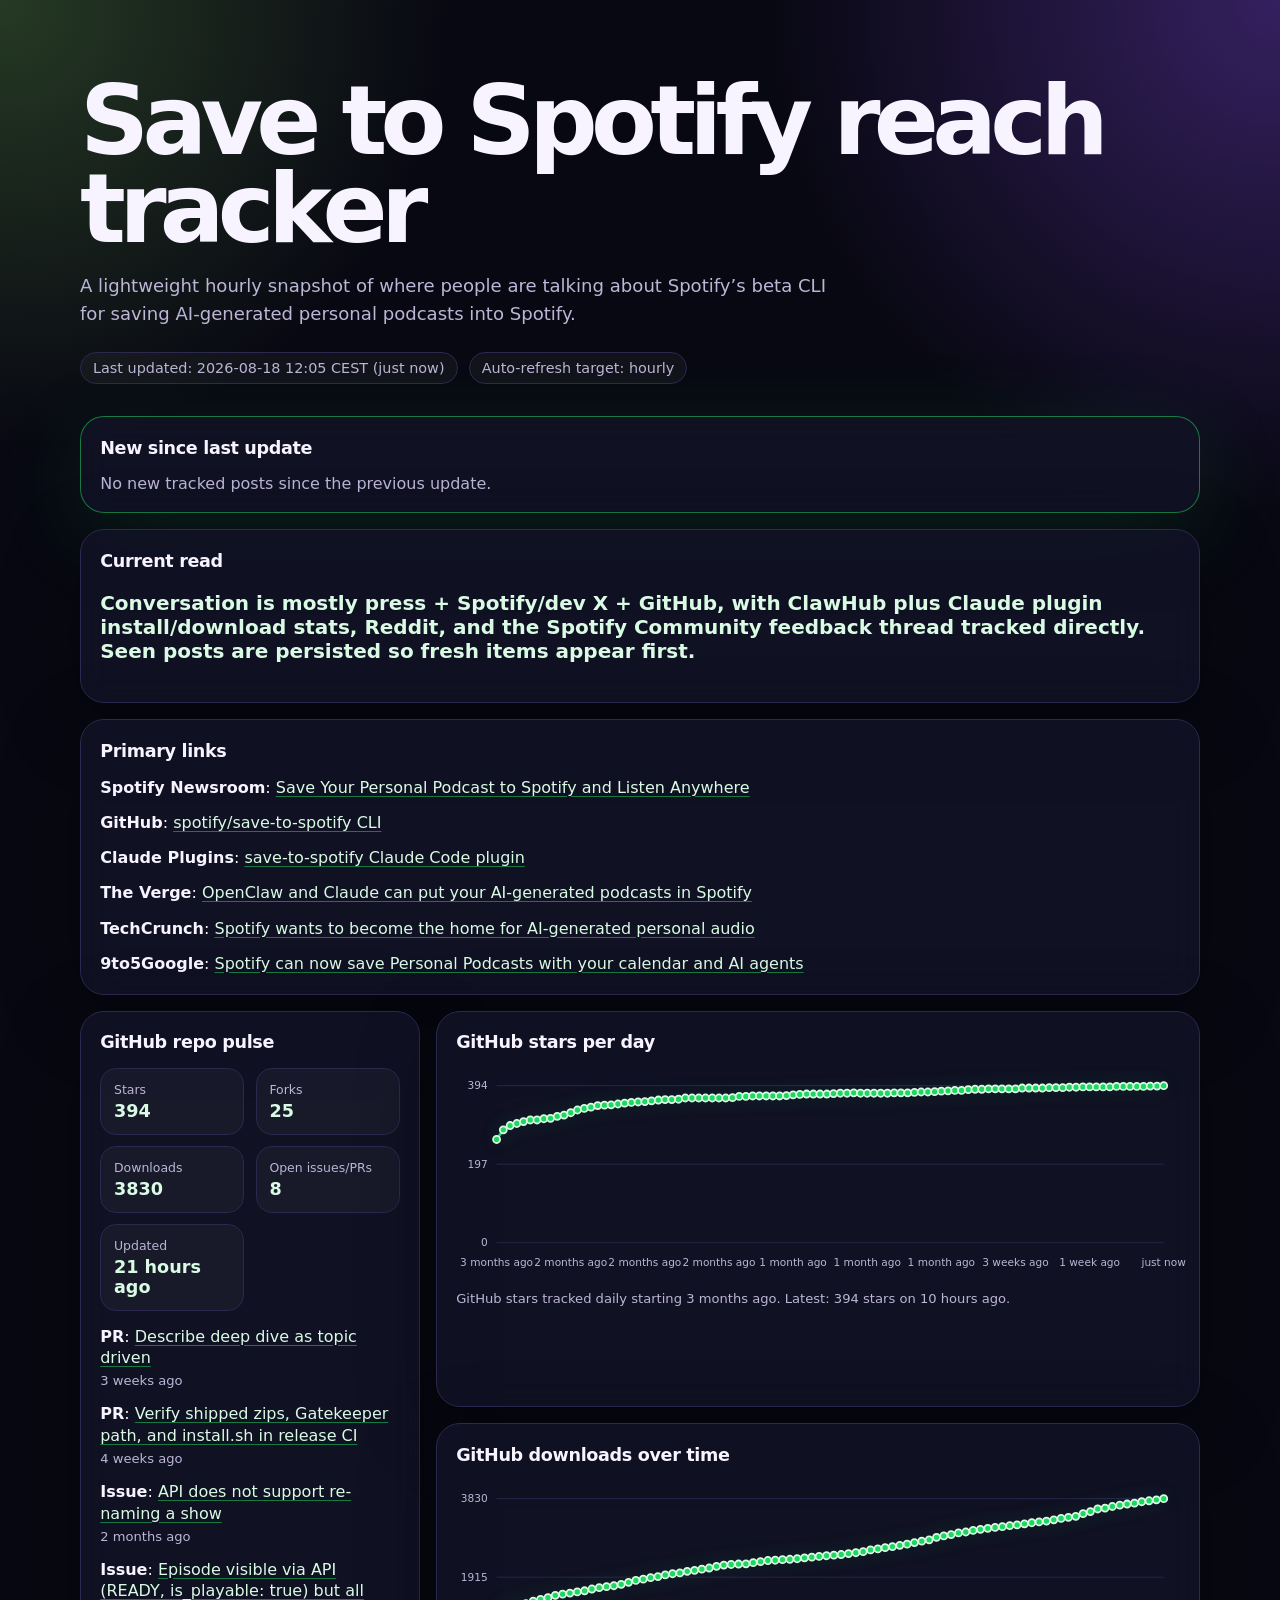
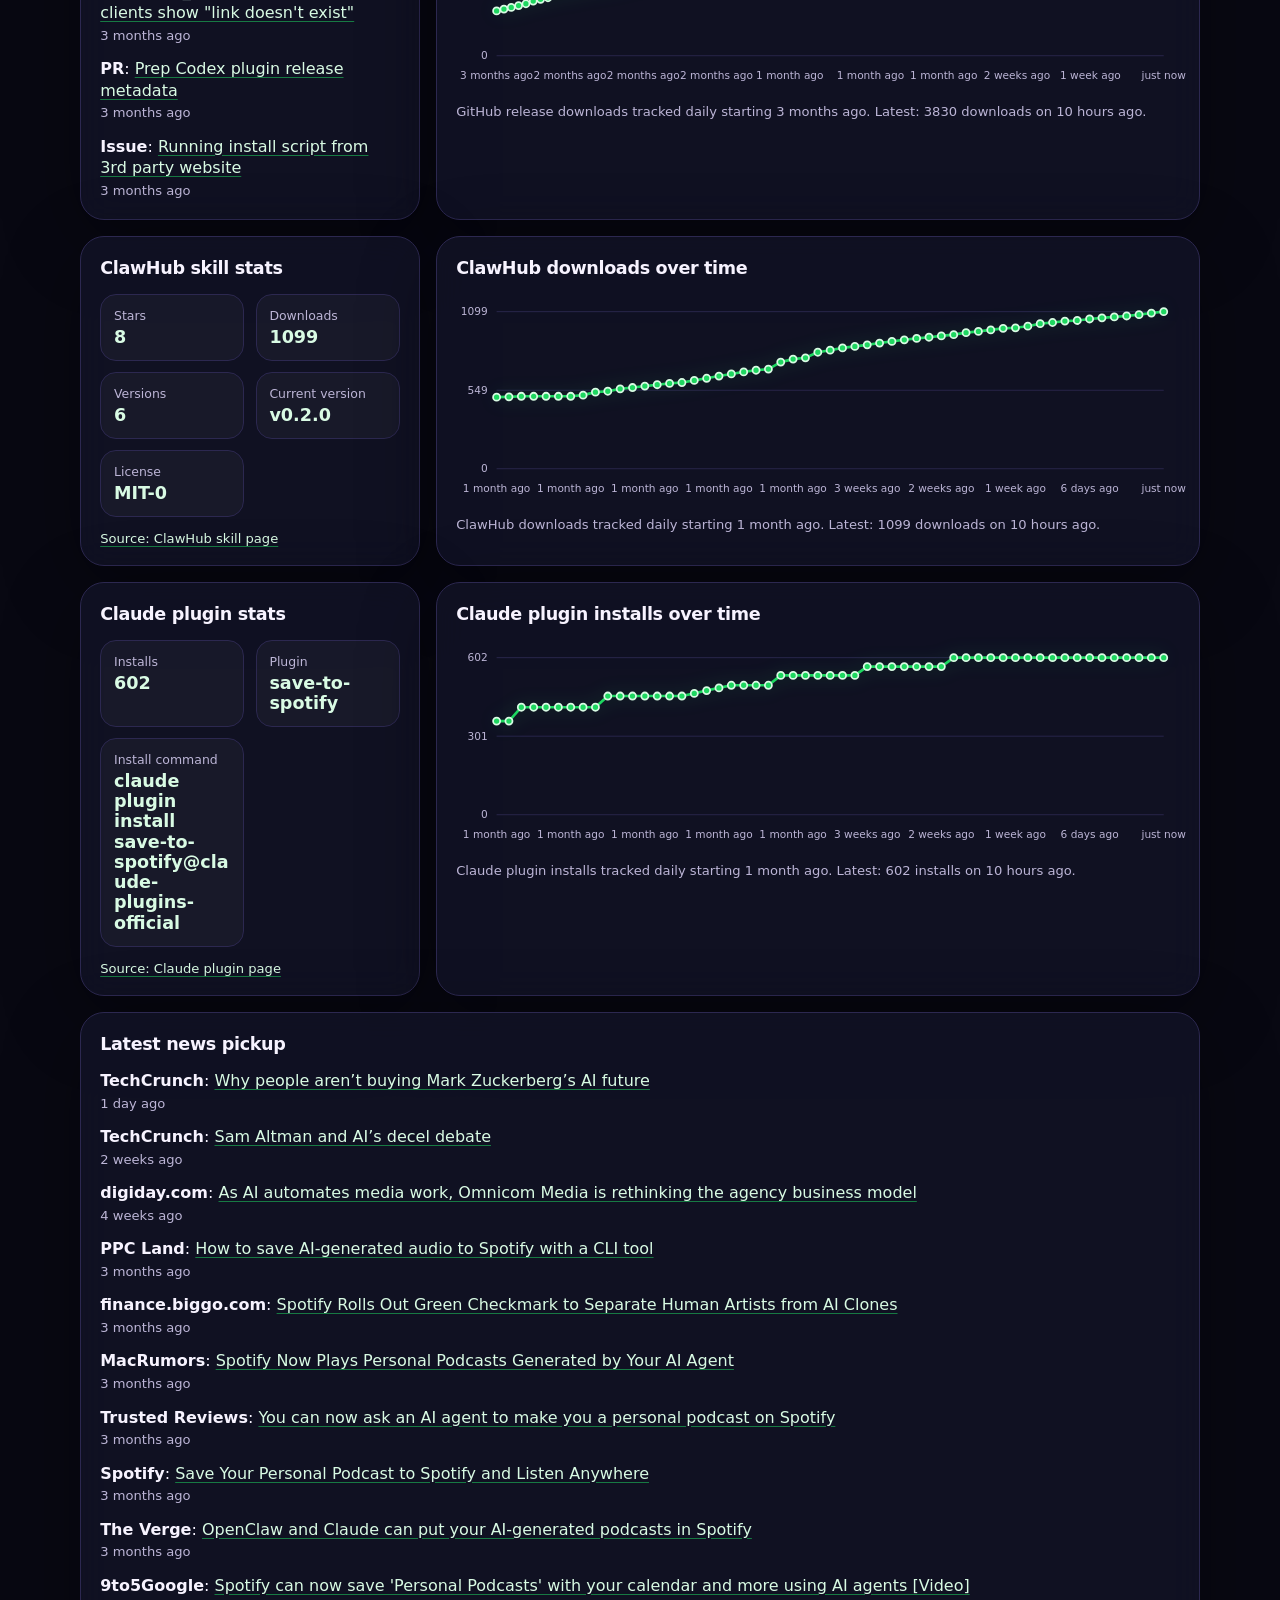
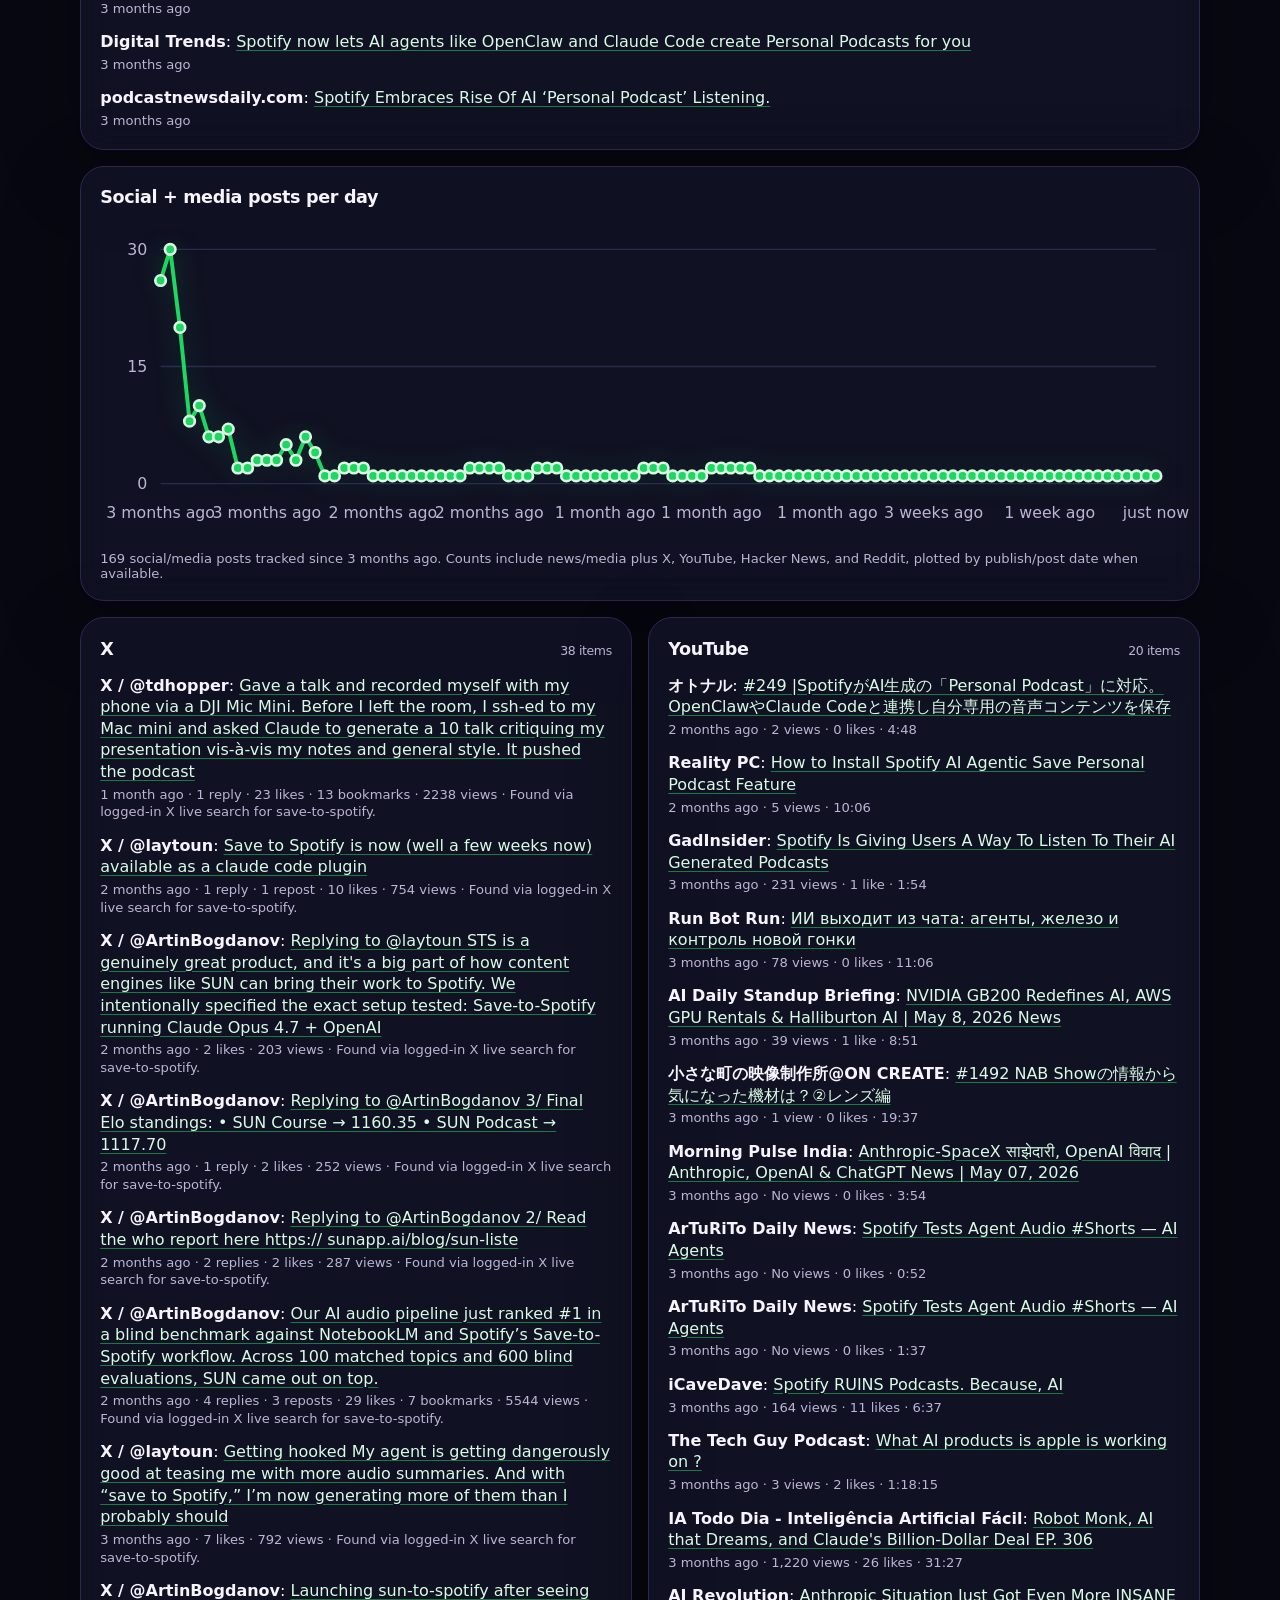
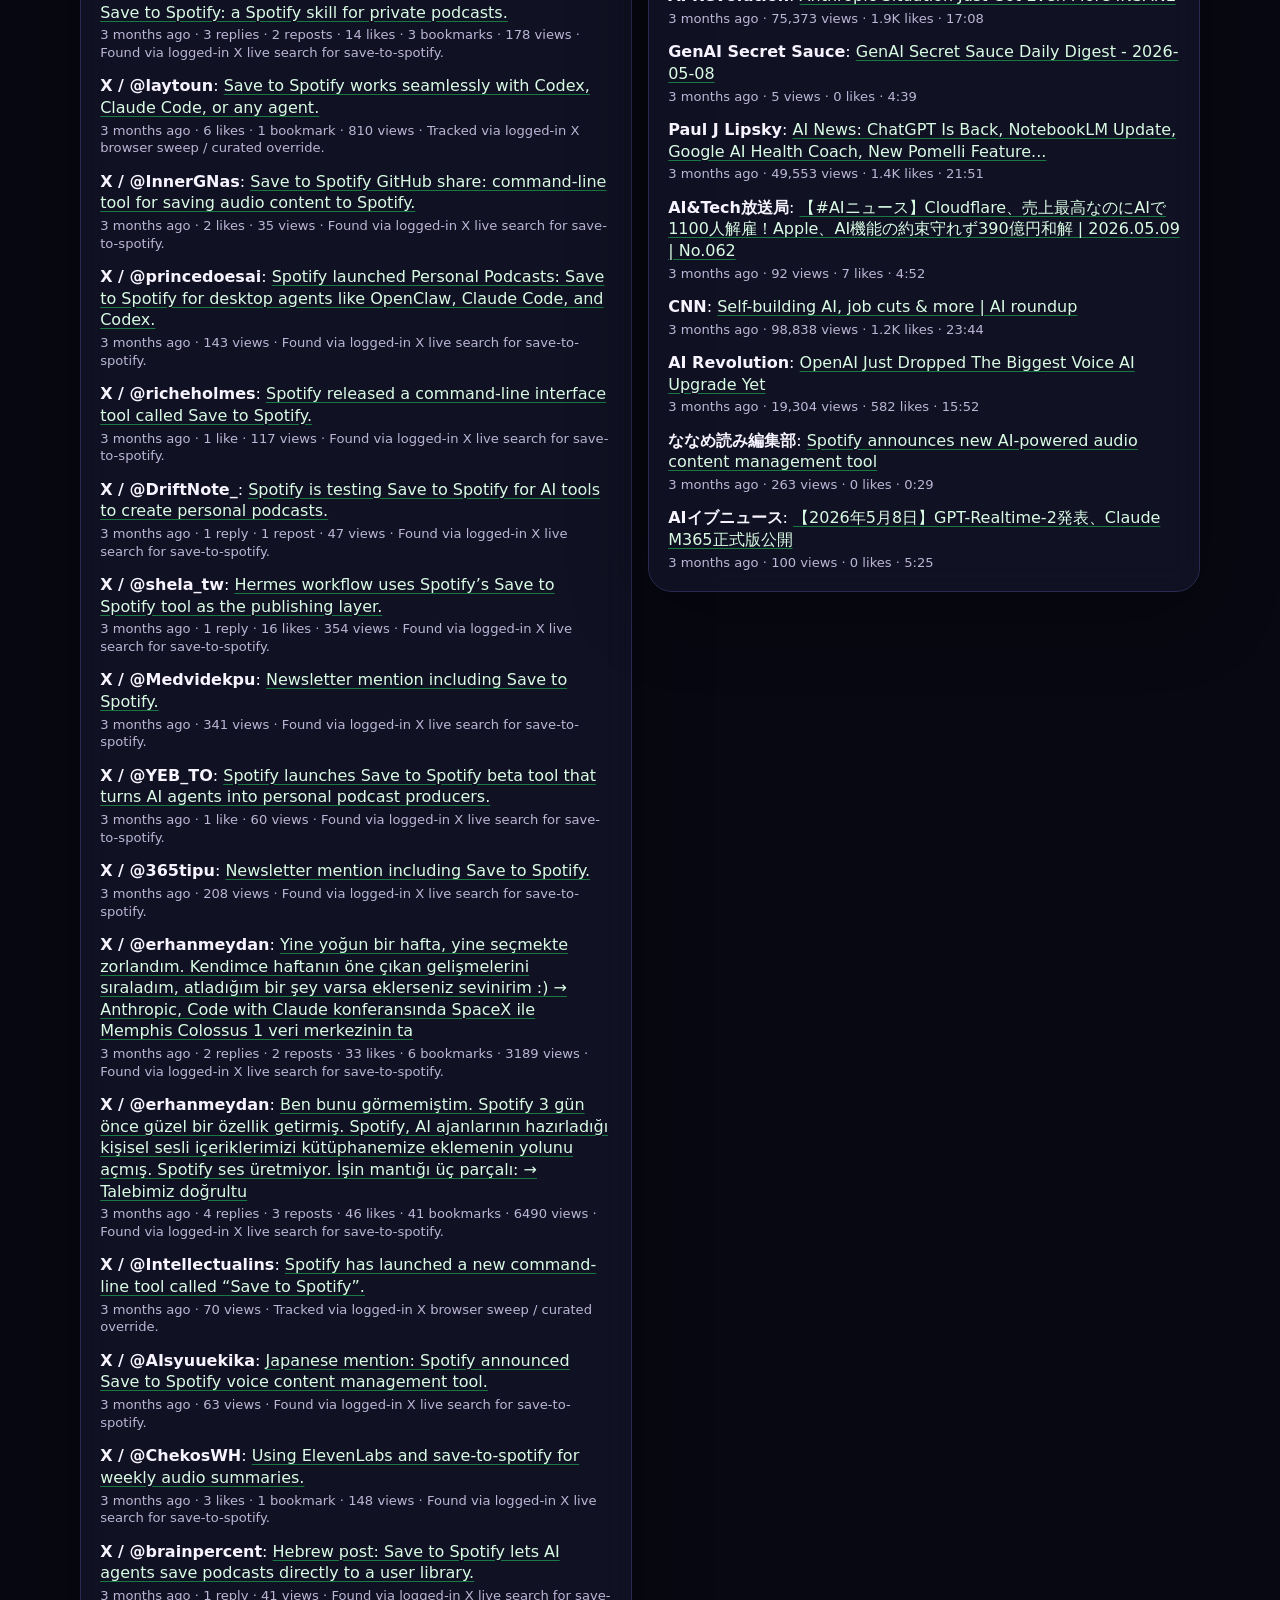
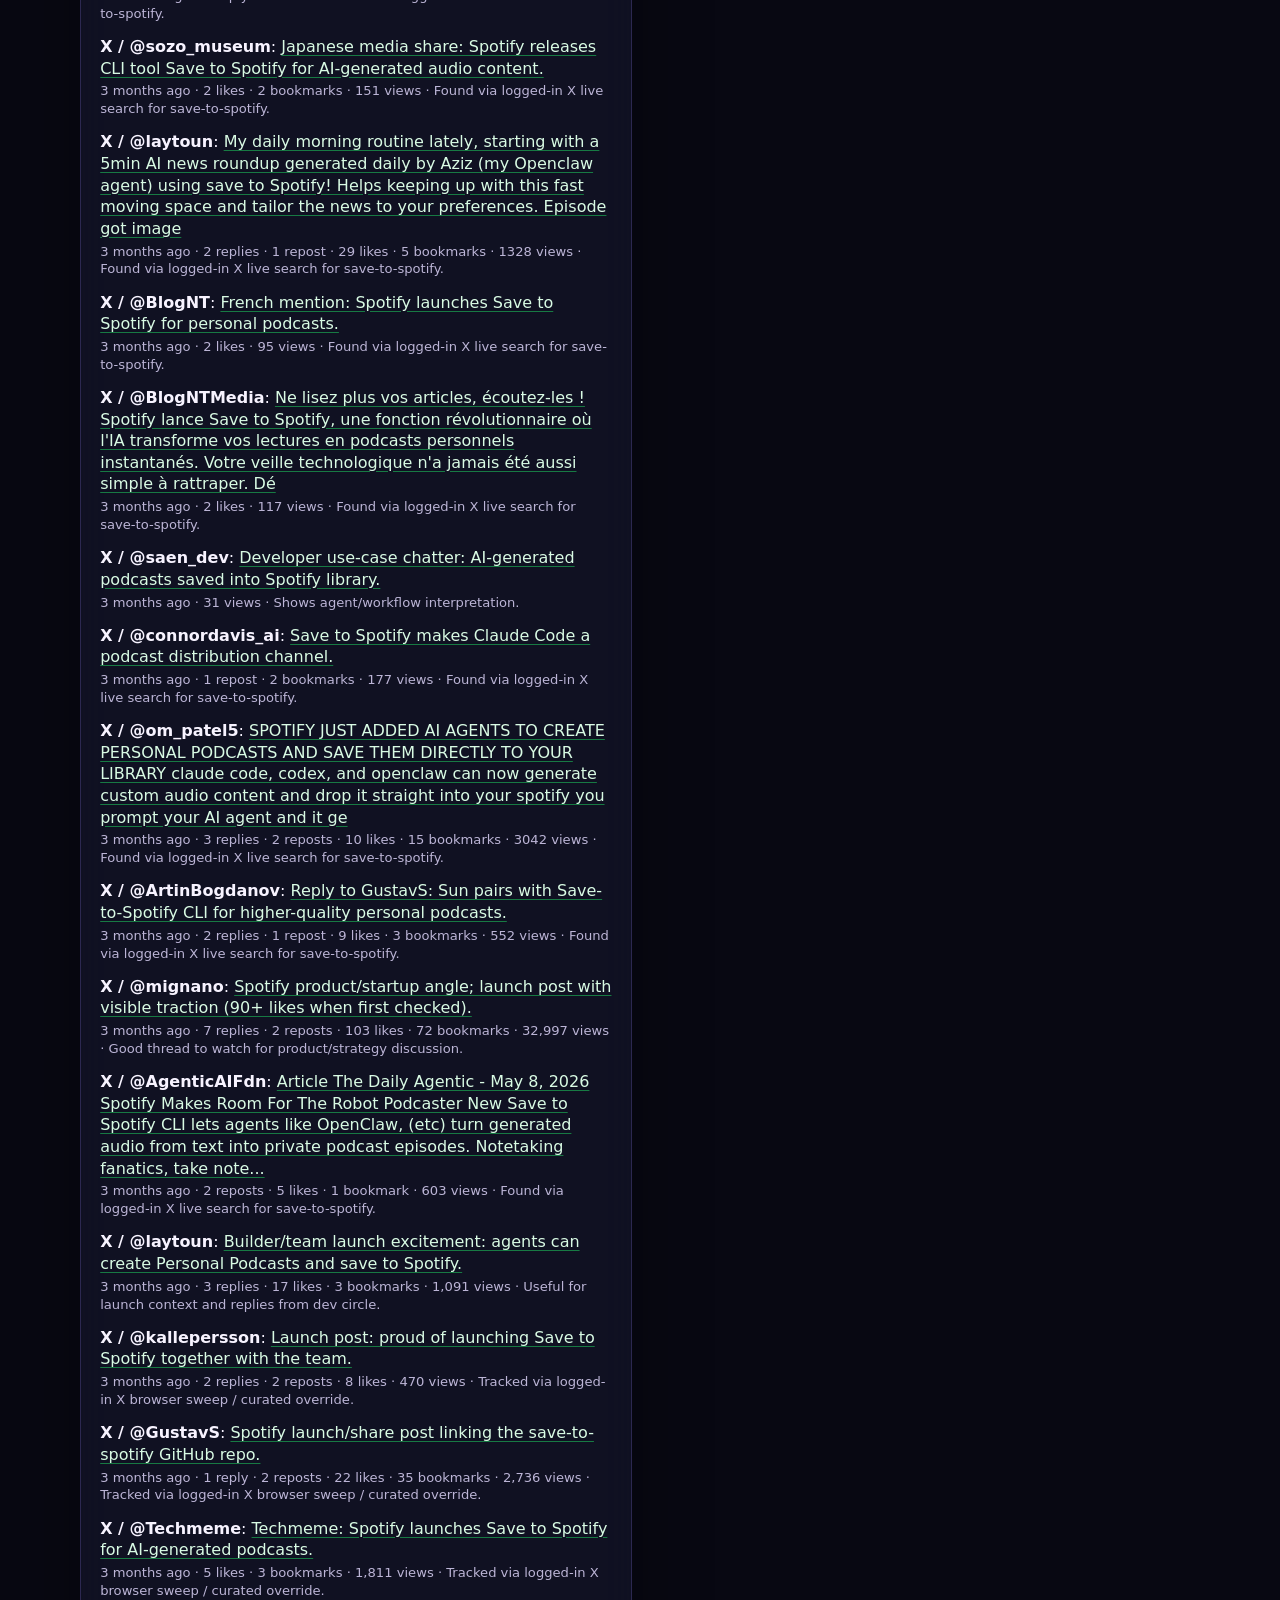
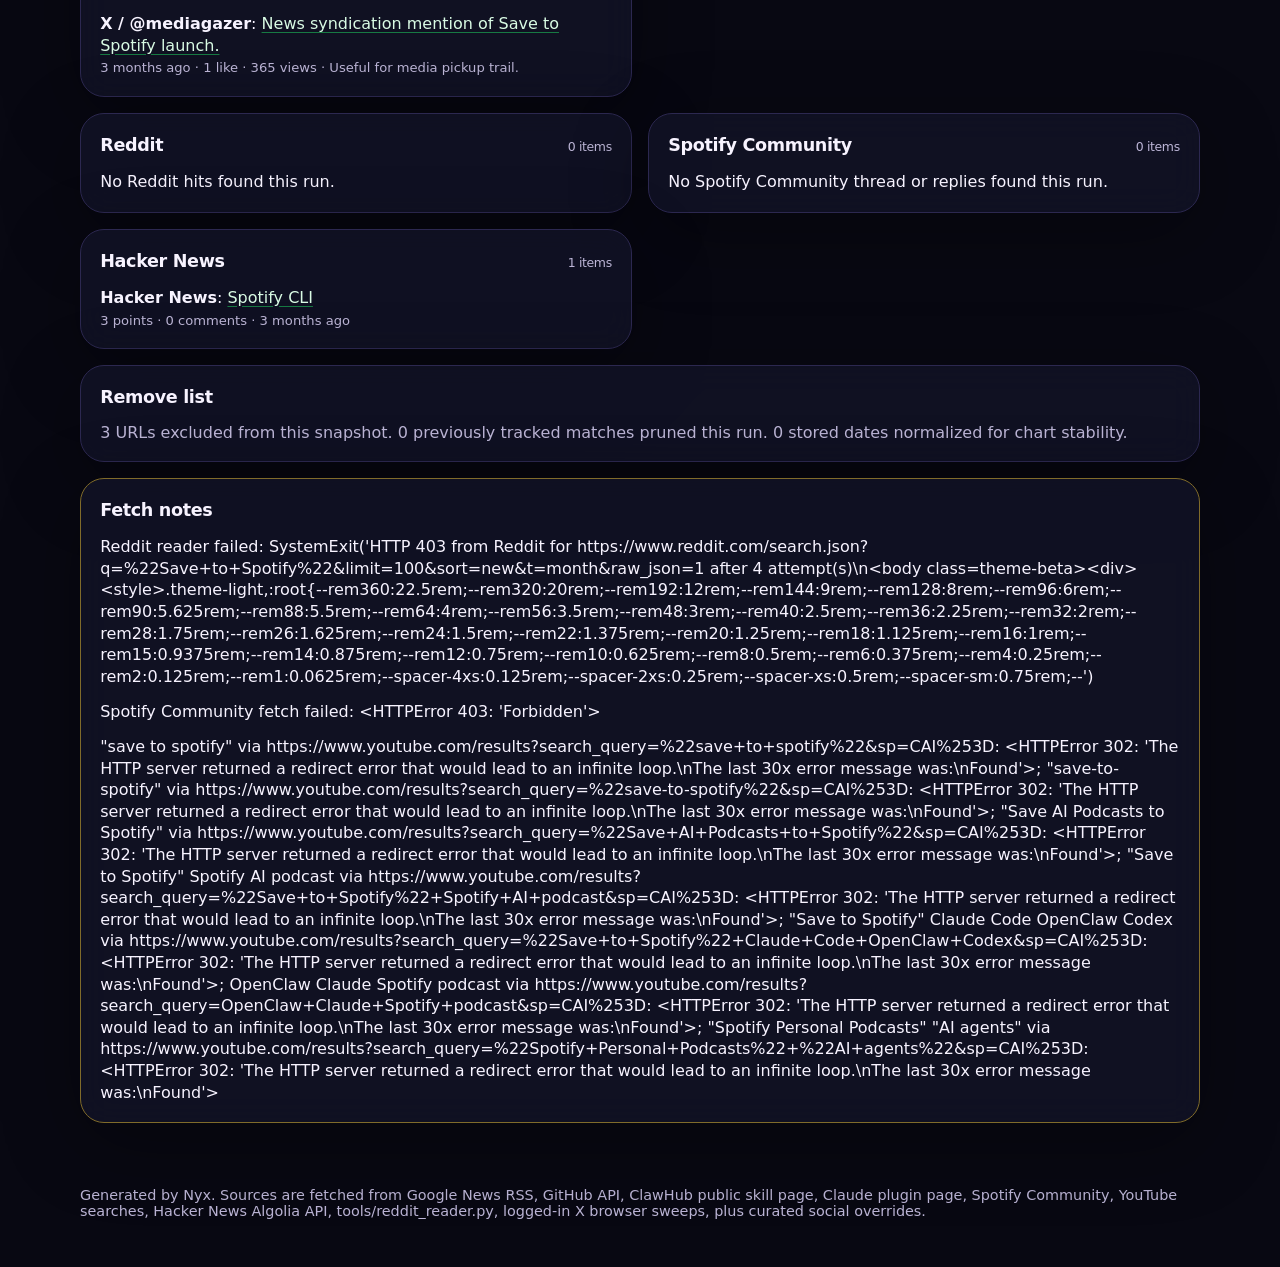
<file: index.html>
<!doctype html>
<html lang="en">
<head>
  <meta charset="utf-8" />
  <meta name="viewport" content="width=device-width, initial-scale=1" />
  <title>Save to Spotify reach tracker</title>
  <style>
    :root { color-scheme: dark; --bg:#080812; --card:#121326dd; --text:#f7f3ff; --muted:#bcb5d6; --line:#2c2850; --accent:#1ed760; --violet:#8d7aff; font-family: Inter, ui-sans-serif, system-ui, -apple-system, BlinkMacSystemFont, "Segoe UI", sans-serif; }
    body { margin:0; min-height:100vh; color:var(--text); background: radial-gradient(circle at top left, #263a24, transparent 28rem), radial-gradient(circle at top right, #352060, transparent 32rem), var(--bg); }
    header { padding: clamp(2rem, 6vw, 5rem) clamp(1rem, 5vw, 4rem) 1rem; max-width: 1120px; margin:auto; }
    h1 { font-size: clamp(2.4rem, 8vw, 6rem); letter-spacing: -0.07em; line-height: .92; margin: 0 0 1rem; }
    .lede { max-width: 760px; color: var(--muted); font-size: 1.13rem; line-height: 1.6; }
    .meta { display:flex; flex-wrap:wrap; gap:.7rem; margin-top:1.4rem; }
    .pill { border:1px solid var(--line); background:#ffffff0a; color:var(--muted); border-radius:999px; padding:.45rem .75rem; font-size:.9rem; }
    main { max-width:1120px; margin:auto; padding: 1rem clamp(1rem, 5vw, 4rem) 4rem; display:grid; gap:1rem; }
    .grid { display:grid; grid-template-columns: repeat(auto-fit, minmax(280px, 1fr)); gap:1rem; }
    .tracker-row { display:grid; grid-template-columns: minmax(260px, 340px) minmax(0, 1fr); gap:1rem; align-items:stretch; }
    .tracker-row .chart-stack { display:grid; gap:1rem; }
    .tracker-row > .card { min-width:0; }
    .social-sites { display:grid; grid-template-columns: repeat(2, minmax(0, 1fr)); gap:1rem; align-items:start; }
    .social-site h2 { display:flex; align-items:baseline; justify-content:space-between; gap:1rem; }
    .count { color:var(--muted); font-size:.78rem; font-weight:500; }
    @media (max-width: 860px) { .social-sites, .tracker-row { grid-template-columns: 1fr; } }
    .card { border:1px solid var(--line); background:var(--card); border-radius:24px; padding:1.2rem; box-shadow: 0 20px 80px #0005; backdrop-filter: blur(16px); }
    h2 { margin:.1rem 0 1rem; font-size:1.1rem; letter-spacing:-.02em; }
    ul { list-style:none; padding:0; margin:0; display:grid; gap:.85rem; }
    li { line-height:1.35; }
    a { color:#d9fbe4; text-decoration-color:#1ed76088; text-underline-offset:3px; }
    a:hover { color:white; text-decoration-color:var(--accent); }
    small { display:block; color:var(--muted); margin-top:.2rem; font-size:.82rem; }
    .bigstat { font-size:1.25rem; color:#d9fbe4; font-weight:700; }
    .stat-grid { display:grid; grid-template-columns: repeat(auto-fit, minmax(120px, 1fr)); gap:.7rem; margin-bottom:.9rem; }
    .stat-box { border:1px solid var(--line); background:#ffffff08; border-radius:16px; padding:.8rem; min-width:0; }
    .stat-box span { display:block; color:var(--muted); font-size:.78rem; margin-bottom:.25rem; }
    .stat-box strong { display:block; color:#d9fbe4; font-size:1.1rem; line-height:1.15; overflow-wrap:anywhere; }
    .chart-wrap { position:relative; display:grid; gap:.5rem; overflow:visible; }
    .line-chart { width:100%; height:auto; display:block; overflow:visible; }
    .chart-grid line { stroke:var(--line); stroke-width:1; }
    .chart-grid text, .chart-labels text { fill:var(--muted); font-size:12px; }
    .line-chart polyline { fill:none; stroke:var(--accent); stroke-width:3; stroke-linecap:round; stroke-linejoin:round; filter: drop-shadow(0 0 10px #1ed76055); }
    .chart-point { cursor:crosshair; outline:none; }
    .chart-point .point-dot { fill:var(--accent); stroke:#d9fbe4; stroke-width:2; transition:r .08s ease, filter .08s ease; }
    .chart-point .point-hit { fill:transparent; stroke:transparent; pointer-events:all; }
    .chart-point:hover .point-dot, .chart-point:focus .point-dot { r:6; filter: drop-shadow(0 0 8px #1ed760aa); }
    .chart-tooltip { position:absolute; z-index:5; display:none; pointer-events:none; transform:translate(-50%, calc(-100% - 12px)); white-space:nowrap; border:1px solid #1ed76088; background:#080812f2; color:#f7f3ff; border-radius:10px; padding:.35rem .5rem; font-size:.8rem; box-shadow:0 12px 36px #0008; }
    .chart-tooltip.visible { display:block; }
    .warn { border-color:#806b2a; }
    .highlight { border-color:#1ed76088; box-shadow: 0 20px 90px #1ed76022; }
    .empty { color:var(--muted); margin:0; }
    footer { max-width:1120px; margin:auto; color:var(--muted); padding:0 clamp(1rem, 5vw, 4rem) 3rem; font-size:.9rem; }
  </style>
</head>
<body>
  <header>
    <h1>Save to Spotify reach tracker</h1>
    <p class="lede">A lightweight hourly snapshot of where people are talking about Spotify’s beta CLI for saving AI-generated personal podcasts into Spotify.</p>
    <div class="meta">
      <span class="pill">Last updated: <time datetime="2026-08-18T10:05:11+00:00" title="2026-08-18 10:05 UTC">2026-08-18 12:05 CEST</time> (<time datetime="2026-08-18T10:05:11.419765+00:00" title="2026-08-18 10:05 UTC">just now</time>)</span>
      <span class="pill">Auto-refresh target: hourly</span>
    </div>
  </header>
  <main>
    <section class="card highlight">
      <h2>New since last update</h2>
      <p class="empty">No new tracked posts since the previous update.</p>
    </section>
    <section class="card">
      <h2>Current read</h2>
      <p class="bigstat">Conversation is mostly press + Spotify/dev X + GitHub, with ClawHub plus Claude plugin install/download stats, Reddit, and the Spotify Community feedback thread tracked directly. Seen posts are persisted so fresh items appear first.</p>
    </section>
    <section class="card"><h2>Primary links</h2><ul><li><strong>Spotify Newsroom</strong>: <a href="https://newsroom.spotify.com/2026-05-07/personal-podcasts-launch/" target="_blank" rel="noopener noreferrer">Save Your Personal Podcast to Spotify and Listen Anywhere</a></li>
<li><strong>GitHub</strong>: <a href="https://github.com/spotify/save-to-spotify" target="_blank" rel="noopener noreferrer">spotify/save-to-spotify CLI</a></li>
<li><strong>Claude Plugins</strong>: <a href="https://claude.com/plugins/save-to-spotify" target="_blank" rel="noopener noreferrer">save-to-spotify Claude Code plugin</a></li>
<li><strong>The Verge</strong>: <a href="https://www.theverge.com/entertainment/925916/save-to-spotify-ai-podcasts" target="_blank" rel="noopener noreferrer">OpenClaw and Claude can put your AI-generated podcasts in Spotify</a></li>
<li><strong>TechCrunch</strong>: <a href="https://techcrunch.com/2026/05/07/spotify-wants-to-become-the-home-for-ai-generated-personal-audio/" target="_blank" rel="noopener noreferrer">Spotify wants to become the home for AI-generated personal audio</a></li>
<li><strong>9to5Google</strong>: <a href="https://9to5google.com/2026/05/07/spotify-personal-podcasts-ai-agents/" target="_blank" rel="noopener noreferrer">Spotify can now save Personal Podcasts with your calendar and AI agents</a></li></ul></section>
    <section class="tracker-row">
      <section class="card"><h2>GitHub repo pulse</h2><div class="stat-grid"><div class="stat-box"><span>Stars</span><strong>394</strong></div>
<div class="stat-box"><span>Forks</span><strong>25</strong></div>
<div class="stat-box"><span>Downloads</span><strong>3830</strong></div>
<div class="stat-box"><span>Open issues/PRs</span><strong>8</strong></div>
<div class="stat-box"><span>Updated</span><strong><time datetime="2026-08-17T12:41:46+00:00" title="2026-08-17 12:41 UTC">21 hours ago</time></strong></div></div><ul><li><strong>PR</strong>: <a href="https://github.com/spotify/save-to-spotify/pull/51" target="_blank" rel="noopener noreferrer">Describe deep dive as topic driven</a> <small><time datetime="2026-07-22T08:42:11+00:00" title="2026-07-22 08:42 UTC">3 weeks ago</time></small></li>
<li><strong>PR</strong>: <a href="https://github.com/spotify/save-to-spotify/pull/50" target="_blank" rel="noopener noreferrer">Verify shipped zips, Gatekeeper path, and install.sh in release CI</a> <small><time datetime="2026-07-20T09:38:55+00:00" title="2026-07-20 09:38 UTC">4 weeks ago</time></small></li>
<li><strong>Issue</strong>: <a href="https://github.com/spotify/save-to-spotify/issues/37" target="_blank" rel="noopener noreferrer">API does not support re-naming a show</a> <small><time datetime="2026-06-08T14:01:40+00:00" title="2026-06-08 14:01 UTC">2 months ago</time></small></li>
<li><strong>Issue</strong>: <a href="https://github.com/spotify/save-to-spotify/issues/31" target="_blank" rel="noopener noreferrer">Episode visible via API (READY, is_playable: true) but all clients show &quot;link doesn&#x27;t exist&quot;</a> <small><time datetime="2026-05-17T11:43:19+00:00" title="2026-05-17 11:43 UTC">3 months ago</time></small></li>
<li><strong>PR</strong>: <a href="https://github.com/spotify/save-to-spotify/pull/30" target="_blank" rel="noopener noreferrer">Prep Codex plugin release metadata</a> <small><time datetime="2026-05-17T11:06:22+00:00" title="2026-05-17 11:06 UTC">3 months ago</time></small></li>
<li><strong>Issue</strong>: <a href="https://github.com/spotify/save-to-spotify/issues/18" target="_blank" rel="noopener noreferrer">Running install script from 3rd party website</a> <small><time datetime="2026-05-11T07:56:14+00:00" title="2026-05-11 07:56 UTC">3 months ago</time></small></li></ul></section>
      <div class="chart-stack">
        <section class="card"><h2>GitHub stars per day</h2><div class="chart-wrap" role="img" aria-label="Line chart of GitHub stars per day">
      <svg class="line-chart" viewBox="0 0 820 240" preserveAspectRatio="xMidYMid meet">
        <g class="chart-grid"><g><line x1="46" x2="802" y1="198.0" y2="198.0" /><text x="36" y="202.0" text-anchor="end">0</text></g><g><line x1="46" x2="802" y1="109.0" y2="109.0" /><text x="36" y="113.0" text-anchor="end">197</text></g><g><line x1="46" x2="802" y1="20.0" y2="20.0" /><text x="36" y="24.0" text-anchor="end">394</text></g></g>
        <polyline points="46.0,81.0 53.6,70.1 61.3,65.2 68.9,62.9 76.5,60.7 84.2,58.9 91.8,58.9 99.5,57.5 107.1,57.0 114.7,54.8 122.4,53.4 130.0,50.7 137.6,47.6 145.3,45.8 152.9,44.4 160.5,42.6 168.2,42.1 175.8,41.7 183.5,40.8 191.1,39.9 198.7,39.0 206.4,38.5 214.0,38.1 221.6,37.2 229.3,36.3 236.9,35.8 244.5,35.8 252.2,35.4 259.8,34.0 267.5,34.0 275.1,34.0 282.7,34.0 290.4,34.0 298.0,34.0 305.6,34.0 313.3,33.6 320.9,32.2 328.5,32.2 336.2,31.7 343.8,31.7 351.5,31.7 359.1,31.7 366.7,31.7 374.4,31.3 382.0,30.4 389.6,29.9 397.3,29.5 404.9,29.5 412.5,29.5 420.2,29.5 427.8,29.0 435.5,28.6 443.1,28.6 450.7,28.1 458.4,28.6 466.0,28.6 473.6,28.6 481.3,28.6 488.9,28.6 496.5,28.1 504.2,28.1 511.8,28.1 519.5,27.7 527.1,27.2 534.7,27.2 542.4,26.8 550.0,26.3 557.6,25.9 565.3,25.4 572.9,25.4 580.5,24.5 588.2,24.1 595.8,24.1 603.5,23.6 611.1,23.6 618.7,23.6 626.4,23.6 634.0,23.6 641.6,22.7 649.3,22.7 656.9,22.7 664.5,22.7 672.2,22.3 679.8,22.3 687.5,22.3 695.1,21.8 702.7,21.8 710.4,21.4 718.0,21.4 725.6,21.4 733.3,21.4 740.9,21.4 748.5,20.9 756.2,20.9 763.8,20.9 771.5,20.9 779.1,20.9 786.7,20.5 794.4,20.5 802.0,20.0" />
        <g class="chart-points"><g class="chart-point" tabindex="0" data-tooltip="2026-05-11: 259 stars" data-x="46.0" data-y="81.0"><circle class="point-dot" cx="46.0" cy="81.0" r="4" /><circle class="point-hit" cx="46.0" cy="81.0" r="12" /></g><g class="chart-point" tabindex="0" data-tooltip="2026-05-12: 283 stars" data-x="53.6" data-y="70.1"><circle class="point-dot" cx="53.6" cy="70.1" r="4" /><circle class="point-hit" cx="53.6" cy="70.1" r="12" /></g><g class="chart-point" tabindex="0" data-tooltip="2026-05-13: 294 stars" data-x="61.3" data-y="65.2"><circle class="point-dot" cx="61.3" cy="65.2" r="4" /><circle class="point-hit" cx="61.3" cy="65.2" r="12" /></g><g class="chart-point" tabindex="0" data-tooltip="2026-05-14: 299 stars" data-x="68.9" data-y="62.9"><circle class="point-dot" cx="68.9" cy="62.9" r="4" /><circle class="point-hit" cx="68.9" cy="62.9" r="12" /></g><g class="chart-point" tabindex="0" data-tooltip="2026-05-15: 304 stars" data-x="76.5" data-y="60.7"><circle class="point-dot" cx="76.5" cy="60.7" r="4" /><circle class="point-hit" cx="76.5" cy="60.7" r="12" /></g><g class="chart-point" tabindex="0" data-tooltip="2026-05-16: 308 stars" data-x="84.2" data-y="58.9"><circle class="point-dot" cx="84.2" cy="58.9" r="4" /><circle class="point-hit" cx="84.2" cy="58.9" r="12" /></g><g class="chart-point" tabindex="0" data-tooltip="2026-05-17: 308 stars" data-x="91.8" data-y="58.9"><circle class="point-dot" cx="91.8" cy="58.9" r="4" /><circle class="point-hit" cx="91.8" cy="58.9" r="12" /></g><g class="chart-point" tabindex="0" data-tooltip="2026-05-18: 311 stars" data-x="99.5" data-y="57.5"><circle class="point-dot" cx="99.5" cy="57.5" r="4" /><circle class="point-hit" cx="99.5" cy="57.5" r="12" /></g><g class="chart-point" tabindex="0" data-tooltip="2026-05-19: 312 stars" data-x="107.1" data-y="57.0"><circle class="point-dot" cx="107.1" cy="57.0" r="4" /><circle class="point-hit" cx="107.1" cy="57.0" r="12" /></g><g class="chart-point" tabindex="0" data-tooltip="2026-05-20: 317 stars" data-x="114.7" data-y="54.8"><circle class="point-dot" cx="114.7" cy="54.8" r="4" /><circle class="point-hit" cx="114.7" cy="54.8" r="12" /></g><g class="chart-point" tabindex="0" data-tooltip="2026-05-21: 320 stars" data-x="122.4" data-y="53.4"><circle class="point-dot" cx="122.4" cy="53.4" r="4" /><circle class="point-hit" cx="122.4" cy="53.4" r="12" /></g><g class="chart-point" tabindex="0" data-tooltip="2026-05-22: 326 stars" data-x="130.0" data-y="50.7"><circle class="point-dot" cx="130.0" cy="50.7" r="4" /><circle class="point-hit" cx="130.0" cy="50.7" r="12" /></g><g class="chart-point" tabindex="0" data-tooltip="2026-05-23: 333 stars" data-x="137.6" data-y="47.6"><circle class="point-dot" cx="137.6" cy="47.6" r="4" /><circle class="point-hit" cx="137.6" cy="47.6" r="12" /></g><g class="chart-point" tabindex="0" data-tooltip="2026-05-24: 337 stars" data-x="145.3" data-y="45.8"><circle class="point-dot" cx="145.3" cy="45.8" r="4" /><circle class="point-hit" cx="145.3" cy="45.8" r="12" /></g><g class="chart-point" tabindex="0" data-tooltip="2026-05-25: 340 stars" data-x="152.9" data-y="44.4"><circle class="point-dot" cx="152.9" cy="44.4" r="4" /><circle class="point-hit" cx="152.9" cy="44.4" r="12" /></g><g class="chart-point" tabindex="0" data-tooltip="2026-05-26: 344 stars" data-x="160.5" data-y="42.6"><circle class="point-dot" cx="160.5" cy="42.6" r="4" /><circle class="point-hit" cx="160.5" cy="42.6" r="12" /></g><g class="chart-point" tabindex="0" data-tooltip="2026-05-27: 345 stars" data-x="168.2" data-y="42.1"><circle class="point-dot" cx="168.2" cy="42.1" r="4" /><circle class="point-hit" cx="168.2" cy="42.1" r="12" /></g><g class="chart-point" tabindex="0" data-tooltip="2026-05-28: 346 stars" data-x="175.8" data-y="41.7"><circle class="point-dot" cx="175.8" cy="41.7" r="4" /><circle class="point-hit" cx="175.8" cy="41.7" r="12" /></g><g class="chart-point" tabindex="0" data-tooltip="2026-05-29: 348 stars" data-x="183.5" data-y="40.8"><circle class="point-dot" cx="183.5" cy="40.8" r="4" /><circle class="point-hit" cx="183.5" cy="40.8" r="12" /></g><g class="chart-point" tabindex="0" data-tooltip="2026-05-30: 350 stars" data-x="191.1" data-y="39.9"><circle class="point-dot" cx="191.1" cy="39.9" r="4" /><circle class="point-hit" cx="191.1" cy="39.9" r="12" /></g><g class="chart-point" tabindex="0" data-tooltip="2026-05-31: 352 stars" data-x="198.7" data-y="39.0"><circle class="point-dot" cx="198.7" cy="39.0" r="4" /><circle class="point-hit" cx="198.7" cy="39.0" r="12" /></g><g class="chart-point" tabindex="0" data-tooltip="2026-06-01: 353 stars" data-x="206.4" data-y="38.5"><circle class="point-dot" cx="206.4" cy="38.5" r="4" /><circle class="point-hit" cx="206.4" cy="38.5" r="12" /></g><g class="chart-point" tabindex="0" data-tooltip="2026-06-02: 354 stars" data-x="214.0" data-y="38.1"><circle class="point-dot" cx="214.0" cy="38.1" r="4" /><circle class="point-hit" cx="214.0" cy="38.1" r="12" /></g><g class="chart-point" tabindex="0" data-tooltip="2026-06-03: 356 stars" data-x="221.6" data-y="37.2"><circle class="point-dot" cx="221.6" cy="37.2" r="4" /><circle class="point-hit" cx="221.6" cy="37.2" r="12" /></g><g class="chart-point" tabindex="0" data-tooltip="2026-06-04: 358 stars" data-x="229.3" data-y="36.3"><circle class="point-dot" cx="229.3" cy="36.3" r="4" /><circle class="point-hit" cx="229.3" cy="36.3" r="12" /></g><g class="chart-point" tabindex="0" data-tooltip="2026-06-05: 359 stars" data-x="236.9" data-y="35.8"><circle class="point-dot" cx="236.9" cy="35.8" r="4" /><circle class="point-hit" cx="236.9" cy="35.8" r="12" /></g><g class="chart-point" tabindex="0" data-tooltip="2026-06-06: 359 stars" data-x="244.5" data-y="35.8"><circle class="point-dot" cx="244.5" cy="35.8" r="4" /><circle class="point-hit" cx="244.5" cy="35.8" r="12" /></g><g class="chart-point" tabindex="0" data-tooltip="2026-06-07: 360 stars" data-x="252.2" data-y="35.4"><circle class="point-dot" cx="252.2" cy="35.4" r="4" /><circle class="point-hit" cx="252.2" cy="35.4" r="12" /></g><g class="chart-point" tabindex="0" data-tooltip="2026-06-08: 363 stars" data-x="259.8" data-y="34.0"><circle class="point-dot" cx="259.8" cy="34.0" r="4" /><circle class="point-hit" cx="259.8" cy="34.0" r="12" /></g><g class="chart-point" tabindex="0" data-tooltip="2026-06-09: 363 stars" data-x="267.5" data-y="34.0"><circle class="point-dot" cx="267.5" cy="34.0" r="4" /><circle class="point-hit" cx="267.5" cy="34.0" r="12" /></g><g class="chart-point" tabindex="0" data-tooltip="2026-06-10: 363 stars" data-x="275.1" data-y="34.0"><circle class="point-dot" cx="275.1" cy="34.0" r="4" /><circle class="point-hit" cx="275.1" cy="34.0" r="12" /></g><g class="chart-point" tabindex="0" data-tooltip="2026-06-11: 363 stars" data-x="282.7" data-y="34.0"><circle class="point-dot" cx="282.7" cy="34.0" r="4" /><circle class="point-hit" cx="282.7" cy="34.0" r="12" /></g><g class="chart-point" tabindex="0" data-tooltip="2026-06-12: 363 stars" data-x="290.4" data-y="34.0"><circle class="point-dot" cx="290.4" cy="34.0" r="4" /><circle class="point-hit" cx="290.4" cy="34.0" r="12" /></g><g class="chart-point" tabindex="0" data-tooltip="2026-06-13: 363 stars" data-x="298.0" data-y="34.0"><circle class="point-dot" cx="298.0" cy="34.0" r="4" /><circle class="point-hit" cx="298.0" cy="34.0" r="12" /></g><g class="chart-point" tabindex="0" data-tooltip="2026-06-14: 363 stars" data-x="305.6" data-y="34.0"><circle class="point-dot" cx="305.6" cy="34.0" r="4" /><circle class="point-hit" cx="305.6" cy="34.0" r="12" /></g><g class="chart-point" tabindex="0" data-tooltip="2026-06-15: 364 stars" data-x="313.3" data-y="33.6"><circle class="point-dot" cx="313.3" cy="33.6" r="4" /><circle class="point-hit" cx="313.3" cy="33.6" r="12" /></g><g class="chart-point" tabindex="0" data-tooltip="2026-06-16: 367 stars" data-x="320.9" data-y="32.2"><circle class="point-dot" cx="320.9" cy="32.2" r="4" /><circle class="point-hit" cx="320.9" cy="32.2" r="12" /></g><g class="chart-point" tabindex="0" data-tooltip="2026-06-17: 367 stars" data-x="328.5" data-y="32.2"><circle class="point-dot" cx="328.5" cy="32.2" r="4" /><circle class="point-hit" cx="328.5" cy="32.2" r="12" /></g><g class="chart-point" tabindex="0" data-tooltip="2026-06-18: 368 stars" data-x="336.2" data-y="31.7"><circle class="point-dot" cx="336.2" cy="31.7" r="4" /><circle class="point-hit" cx="336.2" cy="31.7" r="12" /></g><g class="chart-point" tabindex="0" data-tooltip="2026-06-19: 368 stars" data-x="343.8" data-y="31.7"><circle class="point-dot" cx="343.8" cy="31.7" r="4" /><circle class="point-hit" cx="343.8" cy="31.7" r="12" /></g><g class="chart-point" tabindex="0" data-tooltip="2026-06-20: 368 stars" data-x="351.5" data-y="31.7"><circle class="point-dot" cx="351.5" cy="31.7" r="4" /><circle class="point-hit" cx="351.5" cy="31.7" r="12" /></g><g class="chart-point" tabindex="0" data-tooltip="2026-06-21: 368 stars" data-x="359.1" data-y="31.7"><circle class="point-dot" cx="359.1" cy="31.7" r="4" /><circle class="point-hit" cx="359.1" cy="31.7" r="12" /></g><g class="chart-point" tabindex="0" data-tooltip="2026-06-22: 368 stars" data-x="366.7" data-y="31.7"><circle class="point-dot" cx="366.7" cy="31.7" r="4" /><circle class="point-hit" cx="366.7" cy="31.7" r="12" /></g><g class="chart-point" tabindex="0" data-tooltip="2026-06-23: 369 stars" data-x="374.4" data-y="31.3"><circle class="point-dot" cx="374.4" cy="31.3" r="4" /><circle class="point-hit" cx="374.4" cy="31.3" r="12" /></g><g class="chart-point" tabindex="0" data-tooltip="2026-06-24: 371 stars" data-x="382.0" data-y="30.4"><circle class="point-dot" cx="382.0" cy="30.4" r="4" /><circle class="point-hit" cx="382.0" cy="30.4" r="12" /></g><g class="chart-point" tabindex="0" data-tooltip="2026-06-25: 372 stars" data-x="389.6" data-y="29.9"><circle class="point-dot" cx="389.6" cy="29.9" r="4" /><circle class="point-hit" cx="389.6" cy="29.9" r="12" /></g><g class="chart-point" tabindex="0" data-tooltip="2026-06-26: 373 stars" data-x="397.3" data-y="29.5"><circle class="point-dot" cx="397.3" cy="29.5" r="4" /><circle class="point-hit" cx="397.3" cy="29.5" r="12" /></g><g class="chart-point" tabindex="0" data-tooltip="2026-06-27: 373 stars" data-x="404.9" data-y="29.5"><circle class="point-dot" cx="404.9" cy="29.5" r="4" /><circle class="point-hit" cx="404.9" cy="29.5" r="12" /></g><g class="chart-point" tabindex="0" data-tooltip="2026-06-28: 373 stars" data-x="412.5" data-y="29.5"><circle class="point-dot" cx="412.5" cy="29.5" r="4" /><circle class="point-hit" cx="412.5" cy="29.5" r="12" /></g><g class="chart-point" tabindex="0" data-tooltip="2026-06-29: 373 stars" data-x="420.2" data-y="29.5"><circle class="point-dot" cx="420.2" cy="29.5" r="4" /><circle class="point-hit" cx="420.2" cy="29.5" r="12" /></g><g class="chart-point" tabindex="0" data-tooltip="2026-06-30: 374 stars" data-x="427.8" data-y="29.0"><circle class="point-dot" cx="427.8" cy="29.0" r="4" /><circle class="point-hit" cx="427.8" cy="29.0" r="12" /></g><g class="chart-point" tabindex="0" data-tooltip="2026-07-01: 375 stars" data-x="435.5" data-y="28.6"><circle class="point-dot" cx="435.5" cy="28.6" r="4" /><circle class="point-hit" cx="435.5" cy="28.6" r="12" /></g><g class="chart-point" tabindex="0" data-tooltip="2026-07-02: 375 stars" data-x="443.1" data-y="28.6"><circle class="point-dot" cx="443.1" cy="28.6" r="4" /><circle class="point-hit" cx="443.1" cy="28.6" r="12" /></g><g class="chart-point" tabindex="0" data-tooltip="2026-07-03: 376 stars" data-x="450.7" data-y="28.1"><circle class="point-dot" cx="450.7" cy="28.1" r="4" /><circle class="point-hit" cx="450.7" cy="28.1" r="12" /></g><g class="chart-point" tabindex="0" data-tooltip="2026-07-04: 375 stars" data-x="458.4" data-y="28.6"><circle class="point-dot" cx="458.4" cy="28.6" r="4" /><circle class="point-hit" cx="458.4" cy="28.6" r="12" /></g><g class="chart-point" tabindex="0" data-tooltip="2026-07-05: 375 stars" data-x="466.0" data-y="28.6"><circle class="point-dot" cx="466.0" cy="28.6" r="4" /><circle class="point-hit" cx="466.0" cy="28.6" r="12" /></g><g class="chart-point" tabindex="0" data-tooltip="2026-07-06: 375 stars" data-x="473.6" data-y="28.6"><circle class="point-dot" cx="473.6" cy="28.6" r="4" /><circle class="point-hit" cx="473.6" cy="28.6" r="12" /></g><g class="chart-point" tabindex="0" data-tooltip="2026-07-07: 375 stars" data-x="481.3" data-y="28.6"><circle class="point-dot" cx="481.3" cy="28.6" r="4" /><circle class="point-hit" cx="481.3" cy="28.6" r="12" /></g><g class="chart-point" tabindex="0" data-tooltip="2026-07-08: 375 stars" data-x="488.9" data-y="28.6"><circle class="point-dot" cx="488.9" cy="28.6" r="4" /><circle class="point-hit" cx="488.9" cy="28.6" r="12" /></g><g class="chart-point" tabindex="0" data-tooltip="2026-07-09: 376 stars" data-x="496.5" data-y="28.1"><circle class="point-dot" cx="496.5" cy="28.1" r="4" /><circle class="point-hit" cx="496.5" cy="28.1" r="12" /></g><g class="chart-point" tabindex="0" data-tooltip="2026-07-10: 376 stars" data-x="504.2" data-y="28.1"><circle class="point-dot" cx="504.2" cy="28.1" r="4" /><circle class="point-hit" cx="504.2" cy="28.1" r="12" /></g><g class="chart-point" tabindex="0" data-tooltip="2026-07-11: 376 stars" data-x="511.8" data-y="28.1"><circle class="point-dot" cx="511.8" cy="28.1" r="4" /><circle class="point-hit" cx="511.8" cy="28.1" r="12" /></g><g class="chart-point" tabindex="0" data-tooltip="2026-07-12: 377 stars" data-x="519.5" data-y="27.7"><circle class="point-dot" cx="519.5" cy="27.7" r="4" /><circle class="point-hit" cx="519.5" cy="27.7" r="12" /></g><g class="chart-point" tabindex="0" data-tooltip="2026-07-13: 378 stars" data-x="527.1" data-y="27.2"><circle class="point-dot" cx="527.1" cy="27.2" r="4" /><circle class="point-hit" cx="527.1" cy="27.2" r="12" /></g><g class="chart-point" tabindex="0" data-tooltip="2026-07-14: 378 stars" data-x="534.7" data-y="27.2"><circle class="point-dot" cx="534.7" cy="27.2" r="4" /><circle class="point-hit" cx="534.7" cy="27.2" r="12" /></g><g class="chart-point" tabindex="0" data-tooltip="2026-07-15: 379 stars" data-x="542.4" data-y="26.8"><circle class="point-dot" cx="542.4" cy="26.8" r="4" /><circle class="point-hit" cx="542.4" cy="26.8" r="12" /></g><g class="chart-point" tabindex="0" data-tooltip="2026-07-16: 380 stars" data-x="550.0" data-y="26.3"><circle class="point-dot" cx="550.0" cy="26.3" r="4" /><circle class="point-hit" cx="550.0" cy="26.3" r="12" /></g><g class="chart-point" tabindex="0" data-tooltip="2026-07-17: 381 stars" data-x="557.6" data-y="25.9"><circle class="point-dot" cx="557.6" cy="25.9" r="4" /><circle class="point-hit" cx="557.6" cy="25.9" r="12" /></g><g class="chart-point" tabindex="0" data-tooltip="2026-07-18: 382 stars" data-x="565.3" data-y="25.4"><circle class="point-dot" cx="565.3" cy="25.4" r="4" /><circle class="point-hit" cx="565.3" cy="25.4" r="12" /></g><g class="chart-point" tabindex="0" data-tooltip="2026-07-19: 382 stars" data-x="572.9" data-y="25.4"><circle class="point-dot" cx="572.9" cy="25.4" r="4" /><circle class="point-hit" cx="572.9" cy="25.4" r="12" /></g><g class="chart-point" tabindex="0" data-tooltip="2026-07-20: 384 stars" data-x="580.5" data-y="24.5"><circle class="point-dot" cx="580.5" cy="24.5" r="4" /><circle class="point-hit" cx="580.5" cy="24.5" r="12" /></g><g class="chart-point" tabindex="0" data-tooltip="2026-07-21: 385 stars" data-x="588.2" data-y="24.1"><circle class="point-dot" cx="588.2" cy="24.1" r="4" /><circle class="point-hit" cx="588.2" cy="24.1" r="12" /></g><g class="chart-point" tabindex="0" data-tooltip="2026-07-22: 385 stars" data-x="595.8" data-y="24.1"><circle class="point-dot" cx="595.8" cy="24.1" r="4" /><circle class="point-hit" cx="595.8" cy="24.1" r="12" /></g><g class="chart-point" tabindex="0" data-tooltip="2026-07-23: 386 stars" data-x="603.5" data-y="23.6"><circle class="point-dot" cx="603.5" cy="23.6" r="4" /><circle class="point-hit" cx="603.5" cy="23.6" r="12" /></g><g class="chart-point" tabindex="0" data-tooltip="2026-07-24: 386 stars" data-x="611.1" data-y="23.6"><circle class="point-dot" cx="611.1" cy="23.6" r="4" /><circle class="point-hit" cx="611.1" cy="23.6" r="12" /></g><g class="chart-point" tabindex="0" data-tooltip="2026-07-25: 386 stars" data-x="618.7" data-y="23.6"><circle class="point-dot" cx="618.7" cy="23.6" r="4" /><circle class="point-hit" cx="618.7" cy="23.6" r="12" /></g><g class="chart-point" tabindex="0" data-tooltip="2026-07-26: 386 stars" data-x="626.4" data-y="23.6"><circle class="point-dot" cx="626.4" cy="23.6" r="4" /><circle class="point-hit" cx="626.4" cy="23.6" r="12" /></g><g class="chart-point" tabindex="0" data-tooltip="2026-07-27: 386 stars" data-x="634.0" data-y="23.6"><circle class="point-dot" cx="634.0" cy="23.6" r="4" /><circle class="point-hit" cx="634.0" cy="23.6" r="12" /></g><g class="chart-point" tabindex="0" data-tooltip="2026-07-28: 388 stars" data-x="641.6" data-y="22.7"><circle class="point-dot" cx="641.6" cy="22.7" r="4" /><circle class="point-hit" cx="641.6" cy="22.7" r="12" /></g><g class="chart-point" tabindex="0" data-tooltip="2026-07-29: 388 stars" data-x="649.3" data-y="22.7"><circle class="point-dot" cx="649.3" cy="22.7" r="4" /><circle class="point-hit" cx="649.3" cy="22.7" r="12" /></g><g class="chart-point" tabindex="0" data-tooltip="2026-07-30: 388 stars" data-x="656.9" data-y="22.7"><circle class="point-dot" cx="656.9" cy="22.7" r="4" /><circle class="point-hit" cx="656.9" cy="22.7" r="12" /></g><g class="chart-point" tabindex="0" data-tooltip="2026-07-31: 388 stars" data-x="664.5" data-y="22.7"><circle class="point-dot" cx="664.5" cy="22.7" r="4" /><circle class="point-hit" cx="664.5" cy="22.7" r="12" /></g><g class="chart-point" tabindex="0" data-tooltip="2026-08-01: 389 stars" data-x="672.2" data-y="22.3"><circle class="point-dot" cx="672.2" cy="22.3" r="4" /><circle class="point-hit" cx="672.2" cy="22.3" r="12" /></g><g class="chart-point" tabindex="0" data-tooltip="2026-08-02: 389 stars" data-x="679.8" data-y="22.3"><circle class="point-dot" cx="679.8" cy="22.3" r="4" /><circle class="point-hit" cx="679.8" cy="22.3" r="12" /></g><g class="chart-point" tabindex="0" data-tooltip="2026-08-03: 389 stars" data-x="687.5" data-y="22.3"><circle class="point-dot" cx="687.5" cy="22.3" r="4" /><circle class="point-hit" cx="687.5" cy="22.3" r="12" /></g><g class="chart-point" tabindex="0" data-tooltip="2026-08-04: 390 stars" data-x="695.1" data-y="21.8"><circle class="point-dot" cx="695.1" cy="21.8" r="4" /><circle class="point-hit" cx="695.1" cy="21.8" r="12" /></g><g class="chart-point" tabindex="0" data-tooltip="2026-08-05: 390 stars" data-x="702.7" data-y="21.8"><circle class="point-dot" cx="702.7" cy="21.8" r="4" /><circle class="point-hit" cx="702.7" cy="21.8" r="12" /></g><g class="chart-point" tabindex="0" data-tooltip="2026-08-06: 391 stars" data-x="710.4" data-y="21.4"><circle class="point-dot" cx="710.4" cy="21.4" r="4" /><circle class="point-hit" cx="710.4" cy="21.4" r="12" /></g><g class="chart-point" tabindex="0" data-tooltip="2026-08-07: 391 stars" data-x="718.0" data-y="21.4"><circle class="point-dot" cx="718.0" cy="21.4" r="4" /><circle class="point-hit" cx="718.0" cy="21.4" r="12" /></g><g class="chart-point" tabindex="0" data-tooltip="2026-08-08: 391 stars" data-x="725.6" data-y="21.4"><circle class="point-dot" cx="725.6" cy="21.4" r="4" /><circle class="point-hit" cx="725.6" cy="21.4" r="12" /></g><g class="chart-point" tabindex="0" data-tooltip="2026-08-09: 391 stars" data-x="733.3" data-y="21.4"><circle class="point-dot" cx="733.3" cy="21.4" r="4" /><circle class="point-hit" cx="733.3" cy="21.4" r="12" /></g><g class="chart-point" tabindex="0" data-tooltip="2026-08-10: 391 stars" data-x="740.9" data-y="21.4"><circle class="point-dot" cx="740.9" cy="21.4" r="4" /><circle class="point-hit" cx="740.9" cy="21.4" r="12" /></g><g class="chart-point" tabindex="0" data-tooltip="2026-08-11: 392 stars" data-x="748.5" data-y="20.9"><circle class="point-dot" cx="748.5" cy="20.9" r="4" /><circle class="point-hit" cx="748.5" cy="20.9" r="12" /></g><g class="chart-point" tabindex="0" data-tooltip="2026-08-12: 392 stars" data-x="756.2" data-y="20.9"><circle class="point-dot" cx="756.2" cy="20.9" r="4" /><circle class="point-hit" cx="756.2" cy="20.9" r="12" /></g><g class="chart-point" tabindex="0" data-tooltip="2026-08-13: 392 stars" data-x="763.8" data-y="20.9"><circle class="point-dot" cx="763.8" cy="20.9" r="4" /><circle class="point-hit" cx="763.8" cy="20.9" r="12" /></g><g class="chart-point" tabindex="0" data-tooltip="2026-08-14: 392 stars" data-x="771.5" data-y="20.9"><circle class="point-dot" cx="771.5" cy="20.9" r="4" /><circle class="point-hit" cx="771.5" cy="20.9" r="12" /></g><g class="chart-point" tabindex="0" data-tooltip="2026-08-15: 392 stars" data-x="779.1" data-y="20.9"><circle class="point-dot" cx="779.1" cy="20.9" r="4" /><circle class="point-hit" cx="779.1" cy="20.9" r="12" /></g><g class="chart-point" tabindex="0" data-tooltip="2026-08-16: 393 stars" data-x="786.7" data-y="20.5"><circle class="point-dot" cx="786.7" cy="20.5" r="4" /><circle class="point-hit" cx="786.7" cy="20.5" r="12" /></g><g class="chart-point" tabindex="0" data-tooltip="2026-08-17: 393 stars" data-x="794.4" data-y="20.5"><circle class="point-dot" cx="794.4" cy="20.5" r="4" /><circle class="point-hit" cx="794.4" cy="20.5" r="12" /></g><g class="chart-point" tabindex="0" data-tooltip="2026-08-18: 394 stars" data-x="802.0" data-y="20.0"><circle class="point-dot" cx="802.0" cy="20.0" r="4" /><circle class="point-hit" cx="802.0" cy="20.0" r="12" /></g></g>
        <g class="chart-labels"><text x="46.0" y="224" text-anchor="middle"><title>2026-05-11</title>3 months ago</text><text x="130.0" y="224" text-anchor="middle"><title>2026-05-22</title>2 months ago</text><text x="214.0" y="224" text-anchor="middle"><title>2026-06-02</title>2 months ago</text><text x="298.0" y="224" text-anchor="middle"><title>2026-06-13</title>2 months ago</text><text x="382.0" y="224" text-anchor="middle"><title>2026-06-24</title>1 month ago</text><text x="466.0" y="224" text-anchor="middle"><title>2026-07-05</title>1 month ago</text><text x="550.0" y="224" text-anchor="middle"><title>2026-07-16</title>1 month ago</text><text x="634.0" y="224" text-anchor="middle"><title>2026-07-27</title>3 weeks ago</text><text x="718.0" y="224" text-anchor="middle"><title>2026-08-07</title>1 week ago</text><text x="802.0" y="224" text-anchor="middle"><title>2026-08-18</title>just now</text></g>
      </svg>
      <div class="chart-tooltip" aria-hidden="true"></div>
      <small>GitHub stars tracked daily starting <time datetime="2026-05-11T00:00:00+00:00" title="2026-05-11 00:00 UTC">3 months ago</time>. Latest: 394 stars on <time datetime="2026-08-18T00:00:00+00:00" title="2026-08-18 00:00 UTC">10 hours ago</time>.</small>
    </div></section>
        <section class="card"><h2>GitHub downloads over time</h2><div class="chart-wrap" role="img" aria-label="Line chart of GitHub release downloads per day">
      <svg class="line-chart" viewBox="0 0 820 240" preserveAspectRatio="xMidYMid meet">
        <g class="chart-grid"><g><line x1="46" x2="802" y1="198.0" y2="198.0" /><text x="36" y="202.0" text-anchor="end">0</text></g><g><line x1="46" x2="802" y1="109.0" y2="109.0" /><text x="36" y="113.0" text-anchor="end">1915</text></g><g><line x1="46" x2="802" y1="20.0" y2="20.0" /><text x="36" y="24.0" text-anchor="end">3830</text></g></g>
        <polyline points="46.0,147.2 54.3,145.1 62.6,143.3 70.9,141.2 79.2,139.1 87.5,136.1 95.8,134.1 104.2,132.3 112.5,129.6 120.8,128.2 129.1,127.0 137.4,125.7 145.7,124.4 154.0,122.4 162.3,120.9 170.6,119.7 178.9,118.7 187.2,117.1 195.5,114.8 203.8,112.7 212.2,111.2 220.5,109.5 228.8,108.3 237.1,106.4 245.4,105.1 253.7,104.2 262.0,102.4 270.3,101.2 278.6,99.9 286.9,98.6 295.2,96.7 303.5,95.3 311.8,94.6 320.2,94.1 328.5,93.9 336.8,92.6 345.1,91.4 353.4,90.1 361.7,89.8 370.0,89.2 378.3,88.7 386.6,88.1 394.9,87.1 403.2,86.3 411.5,85.5 419.8,84.7 428.2,84.1 436.5,83.3 444.8,82.3 453.1,81.3 461.4,80.1 469.7,78.1 478.0,77.0 486.3,75.6 494.6,74.3 502.9,72.9 511.2,71.6 519.5,69.8 527.8,68.2 536.2,66.7 544.5,63.8 552.8,62.2 561.1,60.7 569.4,58.8 577.7,57.8 586.0,56.0 594.3,54.8 602.6,53.6 610.9,52.6 619.2,51.8 627.5,50.6 635.8,49.8 644.2,48.5 652.5,47.3 660.8,46.4 669.1,45.4 677.4,44.0 685.7,42.4 694.0,41.2 702.3,40.0 710.6,37.0 718.9,34.7 727.2,31.7 735.5,30.7 743.8,28.9 752.2,27.4 760.5,26.1 768.8,25.1 777.1,23.5 785.4,22.4 793.7,21.3 802.0,20.0" />
        <g class="chart-points"><g class="chart-point" tabindex="0" data-tooltip="2026-05-19: 1093 downloads" data-x="46.0" data-y="147.2"><circle class="point-dot" cx="46.0" cy="147.2" r="4" /><circle class="point-hit" cx="46.0" cy="147.2" r="12" /></g><g class="chart-point" tabindex="0" data-tooltip="2026-05-20: 1138 downloads" data-x="54.3" data-y="145.1"><circle class="point-dot" cx="54.3" cy="145.1" r="4" /><circle class="point-hit" cx="54.3" cy="145.1" r="12" /></g><g class="chart-point" tabindex="0" data-tooltip="2026-05-21: 1176 downloads" data-x="62.6" data-y="143.3"><circle class="point-dot" cx="62.6" cy="143.3" r="4" /><circle class="point-hit" cx="62.6" cy="143.3" r="12" /></g><g class="chart-point" tabindex="0" data-tooltip="2026-05-22: 1222 downloads" data-x="70.9" data-y="141.2"><circle class="point-dot" cx="70.9" cy="141.2" r="4" /><circle class="point-hit" cx="70.9" cy="141.2" r="12" /></g><g class="chart-point" tabindex="0" data-tooltip="2026-05-23: 1268 downloads" data-x="79.2" data-y="139.1"><circle class="point-dot" cx="79.2" cy="139.1" r="4" /><circle class="point-hit" cx="79.2" cy="139.1" r="12" /></g><g class="chart-point" tabindex="0" data-tooltip="2026-05-24: 1332 downloads" data-x="87.5" data-y="136.1"><circle class="point-dot" cx="87.5" cy="136.1" r="4" /><circle class="point-hit" cx="87.5" cy="136.1" r="12" /></g><g class="chart-point" tabindex="0" data-tooltip="2026-05-25: 1376 downloads" data-x="95.8" data-y="134.1"><circle class="point-dot" cx="95.8" cy="134.1" r="4" /><circle class="point-hit" cx="95.8" cy="134.1" r="12" /></g><g class="chart-point" tabindex="0" data-tooltip="2026-05-26: 1414 downloads" data-x="104.2" data-y="132.3"><circle class="point-dot" cx="104.2" cy="132.3" r="4" /><circle class="point-hit" cx="104.2" cy="132.3" r="12" /></g><g class="chart-point" tabindex="0" data-tooltip="2026-05-27: 1472 downloads" data-x="112.5" data-y="129.6"><circle class="point-dot" cx="112.5" cy="129.6" r="4" /><circle class="point-hit" cx="112.5" cy="129.6" r="12" /></g><g class="chart-point" tabindex="0" data-tooltip="2026-05-28: 1502 downloads" data-x="120.8" data-y="128.2"><circle class="point-dot" cx="120.8" cy="128.2" r="4" /><circle class="point-hit" cx="120.8" cy="128.2" r="12" /></g><g class="chart-point" tabindex="0" data-tooltip="2026-05-29: 1528 downloads" data-x="129.1" data-y="127.0"><circle class="point-dot" cx="129.1" cy="127.0" r="4" /><circle class="point-hit" cx="129.1" cy="127.0" r="12" /></g><g class="chart-point" tabindex="0" data-tooltip="2026-05-30: 1555 downloads" data-x="137.4" data-y="125.7"><circle class="point-dot" cx="137.4" cy="125.7" r="4" /><circle class="point-hit" cx="137.4" cy="125.7" r="12" /></g><g class="chart-point" tabindex="0" data-tooltip="2026-05-31: 1583 downloads" data-x="145.7" data-y="124.4"><circle class="point-dot" cx="145.7" cy="124.4" r="4" /><circle class="point-hit" cx="145.7" cy="124.4" r="12" /></g><g class="chart-point" tabindex="0" data-tooltip="2026-06-01: 1627 downloads" data-x="154.0" data-y="122.4"><circle class="point-dot" cx="154.0" cy="122.4" r="4" /><circle class="point-hit" cx="154.0" cy="122.4" r="12" /></g><g class="chart-point" tabindex="0" data-tooltip="2026-06-02: 1658 downloads" data-x="162.3" data-y="120.9"><circle class="point-dot" cx="162.3" cy="120.9" r="4" /><circle class="point-hit" cx="162.3" cy="120.9" r="12" /></g><g class="chart-point" tabindex="0" data-tooltip="2026-06-03: 1685 downloads" data-x="170.6" data-y="119.7"><circle class="point-dot" cx="170.6" cy="119.7" r="4" /><circle class="point-hit" cx="170.6" cy="119.7" r="12" /></g><g class="chart-point" tabindex="0" data-tooltip="2026-06-04: 1706 downloads" data-x="178.9" data-y="118.7"><circle class="point-dot" cx="178.9" cy="118.7" r="4" /><circle class="point-hit" cx="178.9" cy="118.7" r="12" /></g><g class="chart-point" tabindex="0" data-tooltip="2026-06-05: 1740 downloads" data-x="187.2" data-y="117.1"><circle class="point-dot" cx="187.2" cy="117.1" r="4" /><circle class="point-hit" cx="187.2" cy="117.1" r="12" /></g><g class="chart-point" tabindex="0" data-tooltip="2026-06-06: 1791 downloads" data-x="195.5" data-y="114.8"><circle class="point-dot" cx="195.5" cy="114.8" r="4" /><circle class="point-hit" cx="195.5" cy="114.8" r="12" /></g><g class="chart-point" tabindex="0" data-tooltip="2026-06-07: 1835 downloads" data-x="203.8" data-y="112.7"><circle class="point-dot" cx="203.8" cy="112.7" r="4" /><circle class="point-hit" cx="203.8" cy="112.7" r="12" /></g><g class="chart-point" tabindex="0" data-tooltip="2026-06-08: 1868 downloads" data-x="212.2" data-y="111.2"><circle class="point-dot" cx="212.2" cy="111.2" r="4" /><circle class="point-hit" cx="212.2" cy="111.2" r="12" /></g><g class="chart-point" tabindex="0" data-tooltip="2026-06-09: 1904 downloads" data-x="220.5" data-y="109.5"><circle class="point-dot" cx="220.5" cy="109.5" r="4" /><circle class="point-hit" cx="220.5" cy="109.5" r="12" /></g><g class="chart-point" tabindex="0" data-tooltip="2026-06-10: 1931 downloads" data-x="228.8" data-y="108.3"><circle class="point-dot" cx="228.8" cy="108.3" r="4" /><circle class="point-hit" cx="228.8" cy="108.3" r="12" /></g><g class="chart-point" tabindex="0" data-tooltip="2026-06-11: 1971 downloads" data-x="237.1" data-y="106.4"><circle class="point-dot" cx="237.1" cy="106.4" r="4" /><circle class="point-hit" cx="237.1" cy="106.4" r="12" /></g><g class="chart-point" tabindex="0" data-tooltip="2026-06-12: 1999 downloads" data-x="245.4" data-y="105.1"><circle class="point-dot" cx="245.4" cy="105.1" r="4" /><circle class="point-hit" cx="245.4" cy="105.1" r="12" /></g><g class="chart-point" tabindex="0" data-tooltip="2026-06-13: 2018 downloads" data-x="253.7" data-y="104.2"><circle class="point-dot" cx="253.7" cy="104.2" r="4" /><circle class="point-hit" cx="253.7" cy="104.2" r="12" /></g><g class="chart-point" tabindex="0" data-tooltip="2026-06-14: 2057 downloads" data-x="262.0" data-y="102.4"><circle class="point-dot" cx="262.0" cy="102.4" r="4" /><circle class="point-hit" cx="262.0" cy="102.4" r="12" /></g><g class="chart-point" tabindex="0" data-tooltip="2026-06-15: 2083 downloads" data-x="270.3" data-y="101.2"><circle class="point-dot" cx="270.3" cy="101.2" r="4" /><circle class="point-hit" cx="270.3" cy="101.2" r="12" /></g><g class="chart-point" tabindex="0" data-tooltip="2026-06-16: 2111 downloads" data-x="278.6" data-y="99.9"><circle class="point-dot" cx="278.6" cy="99.9" r="4" /><circle class="point-hit" cx="278.6" cy="99.9" r="12" /></g><g class="chart-point" tabindex="0" data-tooltip="2026-06-17: 2139 downloads" data-x="286.9" data-y="98.6"><circle class="point-dot" cx="286.9" cy="98.6" r="4" /><circle class="point-hit" cx="286.9" cy="98.6" r="12" /></g><g class="chart-point" tabindex="0" data-tooltip="2026-06-18: 2180 downloads" data-x="295.2" data-y="96.7"><circle class="point-dot" cx="295.2" cy="96.7" r="4" /><circle class="point-hit" cx="295.2" cy="96.7" r="12" /></g><g class="chart-point" tabindex="0" data-tooltip="2026-06-19: 2210 downloads" data-x="303.5" data-y="95.3"><circle class="point-dot" cx="303.5" cy="95.3" r="4" /><circle class="point-hit" cx="303.5" cy="95.3" r="12" /></g><g class="chart-point" tabindex="0" data-tooltip="2026-06-20: 2225 downloads" data-x="311.8" data-y="94.6"><circle class="point-dot" cx="311.8" cy="94.6" r="4" /><circle class="point-hit" cx="311.8" cy="94.6" r="12" /></g><g class="chart-point" tabindex="0" data-tooltip="2026-06-21: 2235 downloads" data-x="320.2" data-y="94.1"><circle class="point-dot" cx="320.2" cy="94.1" r="4" /><circle class="point-hit" cx="320.2" cy="94.1" r="12" /></g><g class="chart-point" tabindex="0" data-tooltip="2026-06-22: 2239 downloads" data-x="328.5" data-y="93.9"><circle class="point-dot" cx="328.5" cy="93.9" r="4" /><circle class="point-hit" cx="328.5" cy="93.9" r="12" /></g><g class="chart-point" tabindex="0" data-tooltip="2026-06-23: 2267 downloads" data-x="336.8" data-y="92.6"><circle class="point-dot" cx="336.8" cy="92.6" r="4" /><circle class="point-hit" cx="336.8" cy="92.6" r="12" /></g><g class="chart-point" tabindex="0" data-tooltip="2026-06-24: 2294 downloads" data-x="345.1" data-y="91.4"><circle class="point-dot" cx="345.1" cy="91.4" r="4" /><circle class="point-hit" cx="345.1" cy="91.4" r="12" /></g><g class="chart-point" tabindex="0" data-tooltip="2026-06-25: 2322 downloads" data-x="353.4" data-y="90.1"><circle class="point-dot" cx="353.4" cy="90.1" r="4" /><circle class="point-hit" cx="353.4" cy="90.1" r="12" /></g><g class="chart-point" tabindex="0" data-tooltip="2026-06-26: 2329 downloads" data-x="361.7" data-y="89.8"><circle class="point-dot" cx="361.7" cy="89.8" r="4" /><circle class="point-hit" cx="361.7" cy="89.8" r="12" /></g><g class="chart-point" tabindex="0" data-tooltip="2026-06-27: 2342 downloads" data-x="370.0" data-y="89.2"><circle class="point-dot" cx="370.0" cy="89.2" r="4" /><circle class="point-hit" cx="370.0" cy="89.2" r="12" /></g><g class="chart-point" tabindex="0" data-tooltip="2026-06-28: 2351 downloads" data-x="378.3" data-y="88.7"><circle class="point-dot" cx="378.3" cy="88.7" r="4" /><circle class="point-hit" cx="378.3" cy="88.7" r="12" /></g><g class="chart-point" tabindex="0" data-tooltip="2026-06-29: 2364 downloads" data-x="386.6" data-y="88.1"><circle class="point-dot" cx="386.6" cy="88.1" r="4" /><circle class="point-hit" cx="386.6" cy="88.1" r="12" /></g><g class="chart-point" tabindex="0" data-tooltip="2026-06-30: 2386 downloads" data-x="394.9" data-y="87.1"><circle class="point-dot" cx="394.9" cy="87.1" r="4" /><circle class="point-hit" cx="394.9" cy="87.1" r="12" /></g><g class="chart-point" tabindex="0" data-tooltip="2026-07-01: 2403 downloads" data-x="403.2" data-y="86.3"><circle class="point-dot" cx="403.2" cy="86.3" r="4" /><circle class="point-hit" cx="403.2" cy="86.3" r="12" /></g><g class="chart-point" tabindex="0" data-tooltip="2026-07-02: 2421 downloads" data-x="411.5" data-y="85.5"><circle class="point-dot" cx="411.5" cy="85.5" r="4" /><circle class="point-hit" cx="411.5" cy="85.5" r="12" /></g><g class="chart-point" tabindex="0" data-tooltip="2026-07-03: 2437 downloads" data-x="419.8" data-y="84.7"><circle class="point-dot" cx="419.8" cy="84.7" r="4" /><circle class="point-hit" cx="419.8" cy="84.7" r="12" /></g><g class="chart-point" tabindex="0" data-tooltip="2026-07-04: 2451 downloads" data-x="428.2" data-y="84.1"><circle class="point-dot" cx="428.2" cy="84.1" r="4" /><circle class="point-hit" cx="428.2" cy="84.1" r="12" /></g><g class="chart-point" tabindex="0" data-tooltip="2026-07-05: 2468 downloads" data-x="436.5" data-y="83.3"><circle class="point-dot" cx="436.5" cy="83.3" r="4" /><circle class="point-hit" cx="436.5" cy="83.3" r="12" /></g><g class="chart-point" tabindex="0" data-tooltip="2026-07-06: 2489 downloads" data-x="444.8" data-y="82.3"><circle class="point-dot" cx="444.8" cy="82.3" r="4" /><circle class="point-hit" cx="444.8" cy="82.3" r="12" /></g><g class="chart-point" tabindex="0" data-tooltip="2026-07-07: 2510 downloads" data-x="453.1" data-y="81.3"><circle class="point-dot" cx="453.1" cy="81.3" r="4" /><circle class="point-hit" cx="453.1" cy="81.3" r="12" /></g><g class="chart-point" tabindex="0" data-tooltip="2026-07-08: 2537 downloads" data-x="461.4" data-y="80.1"><circle class="point-dot" cx="461.4" cy="80.1" r="4" /><circle class="point-hit" cx="461.4" cy="80.1" r="12" /></g><g class="chart-point" tabindex="0" data-tooltip="2026-07-09: 2580 downloads" data-x="469.7" data-y="78.1"><circle class="point-dot" cx="469.7" cy="78.1" r="4" /><circle class="point-hit" cx="469.7" cy="78.1" r="12" /></g><g class="chart-point" tabindex="0" data-tooltip="2026-07-10: 2604 downloads" data-x="478.0" data-y="77.0"><circle class="point-dot" cx="478.0" cy="77.0" r="4" /><circle class="point-hit" cx="478.0" cy="77.0" r="12" /></g><g class="chart-point" tabindex="0" data-tooltip="2026-07-11: 2633 downloads" data-x="486.3" data-y="75.6"><circle class="point-dot" cx="486.3" cy="75.6" r="4" /><circle class="point-hit" cx="486.3" cy="75.6" r="12" /></g><g class="chart-point" tabindex="0" data-tooltip="2026-07-12: 2662 downloads" data-x="494.6" data-y="74.3"><circle class="point-dot" cx="494.6" cy="74.3" r="4" /><circle class="point-hit" cx="494.6" cy="74.3" r="12" /></g><g class="chart-point" tabindex="0" data-tooltip="2026-07-13: 2691 downloads" data-x="502.9" data-y="72.9"><circle class="point-dot" cx="502.9" cy="72.9" r="4" /><circle class="point-hit" cx="502.9" cy="72.9" r="12" /></g><g class="chart-point" tabindex="0" data-tooltip="2026-07-14: 2720 downloads" data-x="511.2" data-y="71.6"><circle class="point-dot" cx="511.2" cy="71.6" r="4" /><circle class="point-hit" cx="511.2" cy="71.6" r="12" /></g><g class="chart-point" tabindex="0" data-tooltip="2026-07-15: 2758 downloads" data-x="519.5" data-y="69.8"><circle class="point-dot" cx="519.5" cy="69.8" r="4" /><circle class="point-hit" cx="519.5" cy="69.8" r="12" /></g><g class="chart-point" tabindex="0" data-tooltip="2026-07-16: 2792 downloads" data-x="527.8" data-y="68.2"><circle class="point-dot" cx="527.8" cy="68.2" r="4" /><circle class="point-hit" cx="527.8" cy="68.2" r="12" /></g><g class="chart-point" tabindex="0" data-tooltip="2026-07-17: 2825 downloads" data-x="536.2" data-y="66.7"><circle class="point-dot" cx="536.2" cy="66.7" r="4" /><circle class="point-hit" cx="536.2" cy="66.7" r="12" /></g><g class="chart-point" tabindex="0" data-tooltip="2026-07-18: 2888 downloads" data-x="544.5" data-y="63.8"><circle class="point-dot" cx="544.5" cy="63.8" r="4" /><circle class="point-hit" cx="544.5" cy="63.8" r="12" /></g><g class="chart-point" tabindex="0" data-tooltip="2026-07-19: 2923 downloads" data-x="552.8" data-y="62.2"><circle class="point-dot" cx="552.8" cy="62.2" r="4" /><circle class="point-hit" cx="552.8" cy="62.2" r="12" /></g><g class="chart-point" tabindex="0" data-tooltip="2026-07-20: 2954 downloads" data-x="561.1" data-y="60.7"><circle class="point-dot" cx="561.1" cy="60.7" r="4" /><circle class="point-hit" cx="561.1" cy="60.7" r="12" /></g><g class="chart-point" tabindex="0" data-tooltip="2026-07-21: 2995 downloads" data-x="569.4" data-y="58.8"><circle class="point-dot" cx="569.4" cy="58.8" r="4" /><circle class="point-hit" cx="569.4" cy="58.8" r="12" /></g><g class="chart-point" tabindex="0" data-tooltip="2026-07-22: 3017 downloads" data-x="577.7" data-y="57.8"><circle class="point-dot" cx="577.7" cy="57.8" r="4" /><circle class="point-hit" cx="577.7" cy="57.8" r="12" /></g><g class="chart-point" tabindex="0" data-tooltip="2026-07-23: 3056 downloads" data-x="586.0" data-y="56.0"><circle class="point-dot" cx="586.0" cy="56.0" r="4" /><circle class="point-hit" cx="586.0" cy="56.0" r="12" /></g><g class="chart-point" tabindex="0" data-tooltip="2026-07-24: 3081 downloads" data-x="594.3" data-y="54.8"><circle class="point-dot" cx="594.3" cy="54.8" r="4" /><circle class="point-hit" cx="594.3" cy="54.8" r="12" /></g><g class="chart-point" tabindex="0" data-tooltip="2026-07-25: 3108 downloads" data-x="602.6" data-y="53.6"><circle class="point-dot" cx="602.6" cy="53.6" r="4" /><circle class="point-hit" cx="602.6" cy="53.6" r="12" /></g><g class="chart-point" tabindex="0" data-tooltip="2026-07-26: 3129 downloads" data-x="610.9" data-y="52.6"><circle class="point-dot" cx="610.9" cy="52.6" r="4" /><circle class="point-hit" cx="610.9" cy="52.6" r="12" /></g><g class="chart-point" tabindex="0" data-tooltip="2026-07-27: 3145 downloads" data-x="619.2" data-y="51.8"><circle class="point-dot" cx="619.2" cy="51.8" r="4" /><circle class="point-hit" cx="619.2" cy="51.8" r="12" /></g><g class="chart-point" tabindex="0" data-tooltip="2026-07-28: 3171 downloads" data-x="627.5" data-y="50.6"><circle class="point-dot" cx="627.5" cy="50.6" r="4" /><circle class="point-hit" cx="627.5" cy="50.6" r="12" /></g><g class="chart-point" tabindex="0" data-tooltip="2026-07-29: 3188 downloads" data-x="635.8" data-y="49.8"><circle class="point-dot" cx="635.8" cy="49.8" r="4" /><circle class="point-hit" cx="635.8" cy="49.8" r="12" /></g><g class="chart-point" tabindex="0" data-tooltip="2026-07-30: 3216 downloads" data-x="644.2" data-y="48.5"><circle class="point-dot" cx="644.2" cy="48.5" r="4" /><circle class="point-hit" cx="644.2" cy="48.5" r="12" /></g><g class="chart-point" tabindex="0" data-tooltip="2026-07-31: 3243 downloads" data-x="652.5" data-y="47.3"><circle class="point-dot" cx="652.5" cy="47.3" r="4" /><circle class="point-hit" cx="652.5" cy="47.3" r="12" /></g><g class="chart-point" tabindex="0" data-tooltip="2026-08-01: 3263 downloads" data-x="660.8" data-y="46.4"><circle class="point-dot" cx="660.8" cy="46.4" r="4" /><circle class="point-hit" cx="660.8" cy="46.4" r="12" /></g><g class="chart-point" tabindex="0" data-tooltip="2026-08-02: 3284 downloads" data-x="669.1" data-y="45.4"><circle class="point-dot" cx="669.1" cy="45.4" r="4" /><circle class="point-hit" cx="669.1" cy="45.4" r="12" /></g><g class="chart-point" tabindex="0" data-tooltip="2026-08-03: 3313 downloads" data-x="677.4" data-y="44.0"><circle class="point-dot" cx="677.4" cy="44.0" r="4" /><circle class="point-hit" cx="677.4" cy="44.0" r="12" /></g><g class="chart-point" tabindex="0" data-tooltip="2026-08-04: 3349 downloads" data-x="685.7" data-y="42.4"><circle class="point-dot" cx="685.7" cy="42.4" r="4" /><circle class="point-hit" cx="685.7" cy="42.4" r="12" /></g><g class="chart-point" tabindex="0" data-tooltip="2026-08-05: 3373 downloads" data-x="694.0" data-y="41.2"><circle class="point-dot" cx="694.0" cy="41.2" r="4" /><circle class="point-hit" cx="694.0" cy="41.2" r="12" /></g><g class="chart-point" tabindex="0" data-tooltip="2026-08-06: 3400 downloads" data-x="702.3" data-y="40.0"><circle class="point-dot" cx="702.3" cy="40.0" r="4" /><circle class="point-hit" cx="702.3" cy="40.0" r="12" /></g><g class="chart-point" tabindex="0" data-tooltip="2026-08-07: 3465 downloads" data-x="710.6" data-y="37.0"><circle class="point-dot" cx="710.6" cy="37.0" r="4" /><circle class="point-hit" cx="710.6" cy="37.0" r="12" /></g><g class="chart-point" tabindex="0" data-tooltip="2026-08-08: 3513 downloads" data-x="718.9" data-y="34.7"><circle class="point-dot" cx="718.9" cy="34.7" r="4" /><circle class="point-hit" cx="718.9" cy="34.7" r="12" /></g><g class="chart-point" tabindex="0" data-tooltip="2026-08-09: 3579 downloads" data-x="727.2" data-y="31.7"><circle class="point-dot" cx="727.2" cy="31.7" r="4" /><circle class="point-hit" cx="727.2" cy="31.7" r="12" /></g><g class="chart-point" tabindex="0" data-tooltip="2026-08-10: 3600 downloads" data-x="735.5" data-y="30.7"><circle class="point-dot" cx="735.5" cy="30.7" r="4" /><circle class="point-hit" cx="735.5" cy="30.7" r="12" /></g><g class="chart-point" tabindex="0" data-tooltip="2026-08-11: 3638 downloads" data-x="743.8" data-y="28.9"><circle class="point-dot" cx="743.8" cy="28.9" r="4" /><circle class="point-hit" cx="743.8" cy="28.9" r="12" /></g><g class="chart-point" tabindex="0" data-tooltip="2026-08-12: 3671 downloads" data-x="752.2" data-y="27.4"><circle class="point-dot" cx="752.2" cy="27.4" r="4" /><circle class="point-hit" cx="752.2" cy="27.4" r="12" /></g><g class="chart-point" tabindex="0" data-tooltip="2026-08-13: 3699 downloads" data-x="760.5" data-y="26.1"><circle class="point-dot" cx="760.5" cy="26.1" r="4" /><circle class="point-hit" cx="760.5" cy="26.1" r="12" /></g><g class="chart-point" tabindex="0" data-tooltip="2026-08-14: 3720 downloads" data-x="768.8" data-y="25.1"><circle class="point-dot" cx="768.8" cy="25.1" r="4" /><circle class="point-hit" cx="768.8" cy="25.1" r="12" /></g><g class="chart-point" tabindex="0" data-tooltip="2026-08-15: 3754 downloads" data-x="777.1" data-y="23.5"><circle class="point-dot" cx="777.1" cy="23.5" r="4" /><circle class="point-hit" cx="777.1" cy="23.5" r="12" /></g><g class="chart-point" tabindex="0" data-tooltip="2026-08-16: 3778 downloads" data-x="785.4" data-y="22.4"><circle class="point-dot" cx="785.4" cy="22.4" r="4" /><circle class="point-hit" cx="785.4" cy="22.4" r="12" /></g><g class="chart-point" tabindex="0" data-tooltip="2026-08-17: 3801 downloads" data-x="793.7" data-y="21.3"><circle class="point-dot" cx="793.7" cy="21.3" r="4" /><circle class="point-hit" cx="793.7" cy="21.3" r="12" /></g><g class="chart-point" tabindex="0" data-tooltip="2026-08-18: 3830 downloads" data-x="802.0" data-y="20.0"><circle class="point-dot" cx="802.0" cy="20.0" r="4" /><circle class="point-hit" cx="802.0" cy="20.0" r="12" /></g></g>
        <g class="chart-labels"><text x="46.0" y="224" text-anchor="middle"><title>2026-05-19</title>3 months ago</text><text x="129.1" y="224" text-anchor="middle"><title>2026-05-29</title>2 months ago</text><text x="212.2" y="224" text-anchor="middle"><title>2026-06-08</title>2 months ago</text><text x="295.2" y="224" text-anchor="middle"><title>2026-06-18</title>2 months ago</text><text x="378.3" y="224" text-anchor="middle"><title>2026-06-28</title>1 month ago</text><text x="469.7" y="224" text-anchor="middle"><title>2026-07-09</title>1 month ago</text><text x="552.8" y="224" text-anchor="middle"><title>2026-07-19</title>1 month ago</text><text x="635.8" y="224" text-anchor="middle"><title>2026-07-29</title>2 weeks ago</text><text x="718.9" y="224" text-anchor="middle"><title>2026-08-08</title>1 week ago</text><text x="802.0" y="224" text-anchor="middle"><title>2026-08-18</title>just now</text></g>
      </svg>
      <div class="chart-tooltip" aria-hidden="true"></div>
      <small>GitHub release downloads tracked daily starting <time datetime="2026-05-19T00:00:00+00:00" title="2026-05-19 00:00 UTC">3 months ago</time>. Latest: 3830 downloads on <time datetime="2026-08-18T00:00:00+00:00" title="2026-08-18 00:00 UTC">10 hours ago</time>.</small>
    </div></section>
      </div>
    </section>
    <section class="tracker-row">
      <section class="card"><h2>ClawHub skill stats</h2><div class="stat-grid"><div class="stat-box"><span>Stars</span><strong>8</strong></div>
<div class="stat-box"><span>Downloads</span><strong>1099</strong></div>
<div class="stat-box"><span>Versions</span><strong>6</strong></div>
<div class="stat-box"><span>Current version</span><strong>v0.2.0</strong></div>
<div class="stat-box"><span>License</span><strong>MIT-0</strong></div></div><small><a href="https://clawhub.ai/spotify/save-to-spotify" target="_blank" rel="noopener noreferrer">Source: ClawHub skill page</a></small></section>
      <section class="card"><h2>ClawHub downloads over time</h2><div class="chart-wrap" role="img" aria-label="Line chart of ClawHub downloads per day">
      <svg class="line-chart" viewBox="0 0 820 240" preserveAspectRatio="xMidYMid meet">
        <g class="chart-grid"><g><line x1="46" x2="802" y1="198.0" y2="198.0" /><text x="36" y="202.0" text-anchor="end">0</text></g><g><line x1="46" x2="802" y1="109.1" y2="109.1" /><text x="36" y="113.1" text-anchor="end">549</text></g><g><line x1="46" x2="802" y1="20.0" y2="20.0" /><text x="36" y="24.0" text-anchor="end">1099</text></g></g>
        <polyline points="46.0,116.9 60.0,116.5 74.0,115.9 88.0,115.9 102.0,115.9 116.0,115.9 130.0,115.9 144.0,114.6 158.0,111.2 172.0,110.2 186.0,107.5 200.0,106.0 214.0,104.4 228.0,102.8 242.0,101.3 256.0,100.3 270.0,97.9 284.0,95.5 298.0,93.0 312.0,90.6 326.0,88.3 340.0,86.4 354.0,85.1 368.0,77.2 382.0,73.8 396.0,72.3 410.0,66.0 424.0,63.7 438.0,61.1 452.0,59.4 466.0,57.6 480.0,55.6 494.0,53.7 508.0,51.9 522.0,50.3 536.0,49.0 550.0,47.5 564.0,46.1 578.0,43.8 592.0,42.4 606.0,40.7 620.0,38.9 634.0,38.3 648.0,36.5 662.0,33.6 676.0,32.3 690.0,30.7 704.0,30.0 718.0,28.3 732.0,27.0 746.0,26.0 760.0,24.9 774.0,23.4 788.0,21.6 802.0,20.0" />
        <g class="chart-points"><g class="chart-point" tabindex="0" data-tooltip="2026-06-25: 501 downloads" data-x="46.0" data-y="116.9"><circle class="point-dot" cx="46.0" cy="116.9" r="4" /><circle class="point-hit" cx="46.0" cy="116.9" r="12" /></g><g class="chart-point" tabindex="0" data-tooltip="2026-06-26: 503 downloads" data-x="60.0" data-y="116.5"><circle class="point-dot" cx="60.0" cy="116.5" r="4" /><circle class="point-hit" cx="60.0" cy="116.5" r="12" /></g><g class="chart-point" tabindex="0" data-tooltip="2026-06-27: 507 downloads" data-x="74.0" data-y="115.9"><circle class="point-dot" cx="74.0" cy="115.9" r="4" /><circle class="point-hit" cx="74.0" cy="115.9" r="12" /></g><g class="chart-point" tabindex="0" data-tooltip="2026-06-28: 507 downloads" data-x="88.0" data-y="115.9"><circle class="point-dot" cx="88.0" cy="115.9" r="4" /><circle class="point-hit" cx="88.0" cy="115.9" r="12" /></g><g class="chart-point" tabindex="0" data-tooltip="2026-06-29: 507 downloads" data-x="102.0" data-y="115.9"><circle class="point-dot" cx="102.0" cy="115.9" r="4" /><circle class="point-hit" cx="102.0" cy="115.9" r="12" /></g><g class="chart-point" tabindex="0" data-tooltip="2026-06-30: 507 downloads" data-x="116.0" data-y="115.9"><circle class="point-dot" cx="116.0" cy="115.9" r="4" /><circle class="point-hit" cx="116.0" cy="115.9" r="12" /></g><g class="chart-point" tabindex="0" data-tooltip="2026-07-01: 507 downloads" data-x="130.0" data-y="115.9"><circle class="point-dot" cx="130.0" cy="115.9" r="4" /><circle class="point-hit" cx="130.0" cy="115.9" r="12" /></g><g class="chart-point" tabindex="0" data-tooltip="2026-07-02: 515 downloads" data-x="144.0" data-y="114.6"><circle class="point-dot" cx="144.0" cy="114.6" r="4" /><circle class="point-hit" cx="144.0" cy="114.6" r="12" /></g><g class="chart-point" tabindex="0" data-tooltip="2026-07-03: 536 downloads" data-x="158.0" data-y="111.2"><circle class="point-dot" cx="158.0" cy="111.2" r="4" /><circle class="point-hit" cx="158.0" cy="111.2" r="12" /></g><g class="chart-point" tabindex="0" data-tooltip="2026-07-04: 542 downloads" data-x="172.0" data-y="110.2"><circle class="point-dot" cx="172.0" cy="110.2" r="4" /><circle class="point-hit" cx="172.0" cy="110.2" r="12" /></g><g class="chart-point" tabindex="0" data-tooltip="2026-07-05: 559 downloads" data-x="186.0" data-y="107.5"><circle class="point-dot" cx="186.0" cy="107.5" r="4" /><circle class="point-hit" cx="186.0" cy="107.5" r="12" /></g><g class="chart-point" tabindex="0" data-tooltip="2026-07-06: 568 downloads" data-x="200.0" data-y="106.0"><circle class="point-dot" cx="200.0" cy="106.0" r="4" /><circle class="point-hit" cx="200.0" cy="106.0" r="12" /></g><g class="chart-point" tabindex="0" data-tooltip="2026-07-07: 578 downloads" data-x="214.0" data-y="104.4"><circle class="point-dot" cx="214.0" cy="104.4" r="4" /><circle class="point-hit" cx="214.0" cy="104.4" r="12" /></g><g class="chart-point" tabindex="0" data-tooltip="2026-07-08: 588 downloads" data-x="228.0" data-y="102.8"><circle class="point-dot" cx="228.0" cy="102.8" r="4" /><circle class="point-hit" cx="228.0" cy="102.8" r="12" /></g><g class="chart-point" tabindex="0" data-tooltip="2026-07-09: 597 downloads" data-x="242.0" data-y="101.3"><circle class="point-dot" cx="242.0" cy="101.3" r="4" /><circle class="point-hit" cx="242.0" cy="101.3" r="12" /></g><g class="chart-point" tabindex="0" data-tooltip="2026-07-10: 603 downloads" data-x="256.0" data-y="100.3"><circle class="point-dot" cx="256.0" cy="100.3" r="4" /><circle class="point-hit" cx="256.0" cy="100.3" r="12" /></g><g class="chart-point" tabindex="0" data-tooltip="2026-07-11: 618 downloads" data-x="270.0" data-y="97.9"><circle class="point-dot" cx="270.0" cy="97.9" r="4" /><circle class="point-hit" cx="270.0" cy="97.9" r="12" /></g><g class="chart-point" tabindex="0" data-tooltip="2026-07-12: 633 downloads" data-x="284.0" data-y="95.5"><circle class="point-dot" cx="284.0" cy="95.5" r="4" /><circle class="point-hit" cx="284.0" cy="95.5" r="12" /></g><g class="chart-point" tabindex="0" data-tooltip="2026-07-13: 648 downloads" data-x="298.0" data-y="93.0"><circle class="point-dot" cx="298.0" cy="93.0" r="4" /><circle class="point-hit" cx="298.0" cy="93.0" r="12" /></g><g class="chart-point" tabindex="0" data-tooltip="2026-07-14: 663 downloads" data-x="312.0" data-y="90.6"><circle class="point-dot" cx="312.0" cy="90.6" r="4" /><circle class="point-hit" cx="312.0" cy="90.6" r="12" /></g><g class="chart-point" tabindex="0" data-tooltip="2026-07-15: 677 downloads" data-x="326.0" data-y="88.3"><circle class="point-dot" cx="326.0" cy="88.3" r="4" /><circle class="point-hit" cx="326.0" cy="88.3" r="12" /></g><g class="chart-point" tabindex="0" data-tooltip="2026-07-16: 689 downloads" data-x="340.0" data-y="86.4"><circle class="point-dot" cx="340.0" cy="86.4" r="4" /><circle class="point-hit" cx="340.0" cy="86.4" r="12" /></g><g class="chart-point" tabindex="0" data-tooltip="2026-07-17: 697 downloads" data-x="354.0" data-y="85.1"><circle class="point-dot" cx="354.0" cy="85.1" r="4" /><circle class="point-hit" cx="354.0" cy="85.1" r="12" /></g><g class="chart-point" tabindex="0" data-tooltip="2026-07-18: 746 downloads" data-x="368.0" data-y="77.2"><circle class="point-dot" cx="368.0" cy="77.2" r="4" /><circle class="point-hit" cx="368.0" cy="77.2" r="12" /></g><g class="chart-point" tabindex="0" data-tooltip="2026-07-19: 767 downloads" data-x="382.0" data-y="73.8"><circle class="point-dot" cx="382.0" cy="73.8" r="4" /><circle class="point-hit" cx="382.0" cy="73.8" r="12" /></g><g class="chart-point" tabindex="0" data-tooltip="2026-07-20: 776 downloads" data-x="396.0" data-y="72.3"><circle class="point-dot" cx="396.0" cy="72.3" r="4" /><circle class="point-hit" cx="396.0" cy="72.3" r="12" /></g><g class="chart-point" tabindex="0" data-tooltip="2026-07-21: 815 downloads" data-x="410.0" data-y="66.0"><circle class="point-dot" cx="410.0" cy="66.0" r="4" /><circle class="point-hit" cx="410.0" cy="66.0" r="12" /></g><g class="chart-point" tabindex="0" data-tooltip="2026-07-22: 829 downloads" data-x="424.0" data-y="63.7"><circle class="point-dot" cx="424.0" cy="63.7" r="4" /><circle class="point-hit" cx="424.0" cy="63.7" r="12" /></g><g class="chart-point" tabindex="0" data-tooltip="2026-07-23: 845 downloads" data-x="438.0" data-y="61.1"><circle class="point-dot" cx="438.0" cy="61.1" r="4" /><circle class="point-hit" cx="438.0" cy="61.1" r="12" /></g><g class="chart-point" tabindex="0" data-tooltip="2026-07-24: 856 downloads" data-x="452.0" data-y="59.4"><circle class="point-dot" cx="452.0" cy="59.4" r="4" /><circle class="point-hit" cx="452.0" cy="59.4" r="12" /></g><g class="chart-point" tabindex="0" data-tooltip="2026-07-25: 867 downloads" data-x="466.0" data-y="57.6"><circle class="point-dot" cx="466.0" cy="57.6" r="4" /><circle class="point-hit" cx="466.0" cy="57.6" r="12" /></g><g class="chart-point" tabindex="0" data-tooltip="2026-07-26: 879 downloads" data-x="480.0" data-y="55.6"><circle class="point-dot" cx="480.0" cy="55.6" r="4" /><circle class="point-hit" cx="480.0" cy="55.6" r="12" /></g><g class="chart-point" tabindex="0" data-tooltip="2026-07-27: 891 downloads" data-x="494.0" data-y="53.7"><circle class="point-dot" cx="494.0" cy="53.7" r="4" /><circle class="point-hit" cx="494.0" cy="53.7" r="12" /></g><g class="chart-point" tabindex="0" data-tooltip="2026-07-28: 902 downloads" data-x="508.0" data-y="51.9"><circle class="point-dot" cx="508.0" cy="51.9" r="4" /><circle class="point-hit" cx="508.0" cy="51.9" r="12" /></g><g class="chart-point" tabindex="0" data-tooltip="2026-07-29: 912 downloads" data-x="522.0" data-y="50.3"><circle class="point-dot" cx="522.0" cy="50.3" r="4" /><circle class="point-hit" cx="522.0" cy="50.3" r="12" /></g><g class="chart-point" tabindex="0" data-tooltip="2026-07-30: 920 downloads" data-x="536.0" data-y="49.0"><circle class="point-dot" cx="536.0" cy="49.0" r="4" /><circle class="point-hit" cx="536.0" cy="49.0" r="12" /></g><g class="chart-point" tabindex="0" data-tooltip="2026-07-31: 929 downloads" data-x="550.0" data-y="47.5"><circle class="point-dot" cx="550.0" cy="47.5" r="4" /><circle class="point-hit" cx="550.0" cy="47.5" r="12" /></g><g class="chart-point" tabindex="0" data-tooltip="2026-08-01: 938 downloads" data-x="564.0" data-y="46.1"><circle class="point-dot" cx="564.0" cy="46.1" r="4" /><circle class="point-hit" cx="564.0" cy="46.1" r="12" /></g><g class="chart-point" tabindex="0" data-tooltip="2026-08-02: 952 downloads" data-x="578.0" data-y="43.8"><circle class="point-dot" cx="578.0" cy="43.8" r="4" /><circle class="point-hit" cx="578.0" cy="43.8" r="12" /></g><g class="chart-point" tabindex="0" data-tooltip="2026-08-03: 961 downloads" data-x="592.0" data-y="42.4"><circle class="point-dot" cx="592.0" cy="42.4" r="4" /><circle class="point-hit" cx="592.0" cy="42.4" r="12" /></g><g class="chart-point" tabindex="0" data-tooltip="2026-08-04: 971 downloads" data-x="606.0" data-y="40.7"><circle class="point-dot" cx="606.0" cy="40.7" r="4" /><circle class="point-hit" cx="606.0" cy="40.7" r="12" /></g><g class="chart-point" tabindex="0" data-tooltip="2026-08-05: 982 downloads" data-x="620.0" data-y="38.9"><circle class="point-dot" cx="620.0" cy="38.9" r="4" /><circle class="point-hit" cx="620.0" cy="38.9" r="12" /></g><g class="chart-point" tabindex="0" data-tooltip="2026-08-06: 986 downloads" data-x="634.0" data-y="38.3"><circle class="point-dot" cx="634.0" cy="38.3" r="4" /><circle class="point-hit" cx="634.0" cy="38.3" r="12" /></g><g class="chart-point" tabindex="0" data-tooltip="2026-08-07: 997 downloads" data-x="648.0" data-y="36.5"><circle class="point-dot" cx="648.0" cy="36.5" r="4" /><circle class="point-hit" cx="648.0" cy="36.5" r="12" /></g><g class="chart-point" tabindex="0" data-tooltip="2026-08-08: 1015 downloads" data-x="662.0" data-y="33.6"><circle class="point-dot" cx="662.0" cy="33.6" r="4" /><circle class="point-hit" cx="662.0" cy="33.6" r="12" /></g><g class="chart-point" tabindex="0" data-tooltip="2026-08-09: 1023 downloads" data-x="676.0" data-y="32.3"><circle class="point-dot" cx="676.0" cy="32.3" r="4" /><circle class="point-hit" cx="676.0" cy="32.3" r="12" /></g><g class="chart-point" tabindex="0" data-tooltip="2026-08-10: 1033 downloads" data-x="690.0" data-y="30.7"><circle class="point-dot" cx="690.0" cy="30.7" r="4" /><circle class="point-hit" cx="690.0" cy="30.7" r="12" /></g><g class="chart-point" tabindex="0" data-tooltip="2026-08-11: 1037 downloads" data-x="704.0" data-y="30.0"><circle class="point-dot" cx="704.0" cy="30.0" r="4" /><circle class="point-hit" cx="704.0" cy="30.0" r="12" /></g><g class="chart-point" tabindex="0" data-tooltip="2026-08-12: 1048 downloads" data-x="718.0" data-y="28.3"><circle class="point-dot" cx="718.0" cy="28.3" r="4" /><circle class="point-hit" cx="718.0" cy="28.3" r="12" /></g><g class="chart-point" tabindex="0" data-tooltip="2026-08-13: 1056 downloads" data-x="732.0" data-y="27.0"><circle class="point-dot" cx="732.0" cy="27.0" r="4" /><circle class="point-hit" cx="732.0" cy="27.0" r="12" /></g><g class="chart-point" tabindex="0" data-tooltip="2026-08-14: 1062 downloads" data-x="746.0" data-y="26.0"><circle class="point-dot" cx="746.0" cy="26.0" r="4" /><circle class="point-hit" cx="746.0" cy="26.0" r="12" /></g><g class="chart-point" tabindex="0" data-tooltip="2026-08-15: 1069 downloads" data-x="760.0" data-y="24.9"><circle class="point-dot" cx="760.0" cy="24.9" r="4" /><circle class="point-hit" cx="760.0" cy="24.9" r="12" /></g><g class="chart-point" tabindex="0" data-tooltip="2026-08-16: 1078 downloads" data-x="774.0" data-y="23.4"><circle class="point-dot" cx="774.0" cy="23.4" r="4" /><circle class="point-hit" cx="774.0" cy="23.4" r="12" /></g><g class="chart-point" tabindex="0" data-tooltip="2026-08-17: 1089 downloads" data-x="788.0" data-y="21.6"><circle class="point-dot" cx="788.0" cy="21.6" r="4" /><circle class="point-hit" cx="788.0" cy="21.6" r="12" /></g><g class="chart-point" tabindex="0" data-tooltip="2026-08-18: 1099 downloads" data-x="802.0" data-y="20.0"><circle class="point-dot" cx="802.0" cy="20.0" r="4" /><circle class="point-hit" cx="802.0" cy="20.0" r="12" /></g></g>
        <g class="chart-labels"><text x="46.0" y="224" text-anchor="middle"><title>2026-06-25</title>1 month ago</text><text x="130.0" y="224" text-anchor="middle"><title>2026-07-01</title>1 month ago</text><text x="214.0" y="224" text-anchor="middle"><title>2026-07-07</title>1 month ago</text><text x="298.0" y="224" text-anchor="middle"><title>2026-07-13</title>1 month ago</text><text x="382.0" y="224" text-anchor="middle"><title>2026-07-19</title>1 month ago</text><text x="466.0" y="224" text-anchor="middle"><title>2026-07-25</title>3 weeks ago</text><text x="550.0" y="224" text-anchor="middle"><title>2026-07-31</title>2 weeks ago</text><text x="634.0" y="224" text-anchor="middle"><title>2026-08-06</title>1 week ago</text><text x="718.0" y="224" text-anchor="middle"><title>2026-08-12</title>6 days ago</text><text x="802.0" y="224" text-anchor="middle"><title>2026-08-18</title>just now</text></g>
      </svg>
      <div class="chart-tooltip" aria-hidden="true"></div>
      <small>ClawHub downloads tracked daily starting <time datetime="2026-06-25T00:00:00+00:00" title="2026-06-25 00:00 UTC">1 month ago</time>. Latest: 1099 downloads on <time datetime="2026-08-18T00:00:00+00:00" title="2026-08-18 00:00 UTC">10 hours ago</time>.</small>
    </div></section>
    </section>
    <section class="tracker-row">
      <section class="card"><h2>Claude plugin stats</h2><div class="stat-grid"><div class="stat-box"><span>Installs</span><strong>602</strong></div>
<div class="stat-box"><span>Plugin</span><strong>save-to-spotify</strong></div>
<div class="stat-box"><span>Install command</span><strong>claude plugin install save-to-spotify@claude-plugins-official</strong></div></div><small><a href="https://claude.com/plugins/save-to-spotify" target="_blank" rel="noopener noreferrer">Source: Claude plugin page</a></small></section>
      <section class="card"><h2>Claude plugin installs over time</h2><div class="chart-wrap" role="img" aria-label="Line chart of Claude plugin installs per day">
      <svg class="line-chart" viewBox="0 0 820 240" preserveAspectRatio="xMidYMid meet">
        <g class="chart-grid"><g><line x1="46" x2="802" y1="198.0" y2="198.0" /><text x="36" y="202.0" text-anchor="end">0</text></g><g><line x1="46" x2="802" y1="109.0" y2="109.0" /><text x="36" y="113.0" text-anchor="end">301</text></g><g><line x1="46" x2="802" y1="20.0" y2="20.0" /><text x="36" y="24.0" text-anchor="end">602</text></g></g>
        <polyline points="46.0,91.9 60.0,91.9 74.0,76.2 88.0,76.2 102.0,76.2 116.0,76.2 130.0,76.2 144.0,76.2 158.0,76.2 172.0,63.5 186.0,63.5 200.0,63.5 214.0,63.5 228.0,63.5 242.0,63.5 256.0,63.5 270.0,60.5 284.0,57.3 298.0,54.3 312.0,51.3 326.0,51.3 340.0,51.3 354.0,51.3 368.0,40.1 382.0,40.1 396.0,40.1 410.0,40.1 424.0,40.1 438.0,40.1 452.0,40.1 466.0,30.1 480.0,30.1 494.0,30.1 508.0,30.1 522.0,30.1 536.0,30.1 550.0,30.1 564.0,20.0 578.0,20.0 592.0,20.0 606.0,20.0 620.0,20.0 634.0,20.0 648.0,20.0 662.0,20.0 676.0,20.0 690.0,20.0 704.0,20.0 718.0,20.0 732.0,20.0 746.0,20.0 760.0,20.0 774.0,20.0 788.0,20.0 802.0,20.0" />
        <g class="chart-points"><g class="chart-point" tabindex="0" data-tooltip="2026-06-25: 359 installs" data-x="46.0" data-y="91.9"><circle class="point-dot" cx="46.0" cy="91.9" r="4" /><circle class="point-hit" cx="46.0" cy="91.9" r="12" /></g><g class="chart-point" tabindex="0" data-tooltip="2026-06-26: 359 installs" data-x="60.0" data-y="91.9"><circle class="point-dot" cx="60.0" cy="91.9" r="4" /><circle class="point-hit" cx="60.0" cy="91.9" r="12" /></g><g class="chart-point" tabindex="0" data-tooltip="2026-06-27: 412 installs" data-x="74.0" data-y="76.2"><circle class="point-dot" cx="74.0" cy="76.2" r="4" /><circle class="point-hit" cx="74.0" cy="76.2" r="12" /></g><g class="chart-point" tabindex="0" data-tooltip="2026-06-28: 412 installs" data-x="88.0" data-y="76.2"><circle class="point-dot" cx="88.0" cy="76.2" r="4" /><circle class="point-hit" cx="88.0" cy="76.2" r="12" /></g><g class="chart-point" tabindex="0" data-tooltip="2026-06-29: 412 installs" data-x="102.0" data-y="76.2"><circle class="point-dot" cx="102.0" cy="76.2" r="4" /><circle class="point-hit" cx="102.0" cy="76.2" r="12" /></g><g class="chart-point" tabindex="0" data-tooltip="2026-06-30: 412 installs" data-x="116.0" data-y="76.2"><circle class="point-dot" cx="116.0" cy="76.2" r="4" /><circle class="point-hit" cx="116.0" cy="76.2" r="12" /></g><g class="chart-point" tabindex="0" data-tooltip="2026-07-01: 412 installs" data-x="130.0" data-y="76.2"><circle class="point-dot" cx="130.0" cy="76.2" r="4" /><circle class="point-hit" cx="130.0" cy="76.2" r="12" /></g><g class="chart-point" tabindex="0" data-tooltip="2026-07-02: 412 installs" data-x="144.0" data-y="76.2"><circle class="point-dot" cx="144.0" cy="76.2" r="4" /><circle class="point-hit" cx="144.0" cy="76.2" r="12" /></g><g class="chart-point" tabindex="0" data-tooltip="2026-07-03: 412 installs" data-x="158.0" data-y="76.2"><circle class="point-dot" cx="158.0" cy="76.2" r="4" /><circle class="point-hit" cx="158.0" cy="76.2" r="12" /></g><g class="chart-point" tabindex="0" data-tooltip="2026-07-04: 455 installs" data-x="172.0" data-y="63.5"><circle class="point-dot" cx="172.0" cy="63.5" r="4" /><circle class="point-hit" cx="172.0" cy="63.5" r="12" /></g><g class="chart-point" tabindex="0" data-tooltip="2026-07-05: 455 installs" data-x="186.0" data-y="63.5"><circle class="point-dot" cx="186.0" cy="63.5" r="4" /><circle class="point-hit" cx="186.0" cy="63.5" r="12" /></g><g class="chart-point" tabindex="0" data-tooltip="2026-07-06: 455 installs" data-x="200.0" data-y="63.5"><circle class="point-dot" cx="200.0" cy="63.5" r="4" /><circle class="point-hit" cx="200.0" cy="63.5" r="12" /></g><g class="chart-point" tabindex="0" data-tooltip="2026-07-07: 455 installs" data-x="214.0" data-y="63.5"><circle class="point-dot" cx="214.0" cy="63.5" r="4" /><circle class="point-hit" cx="214.0" cy="63.5" r="12" /></g><g class="chart-point" tabindex="0" data-tooltip="2026-07-08: 455 installs" data-x="228.0" data-y="63.5"><circle class="point-dot" cx="228.0" cy="63.5" r="4" /><circle class="point-hit" cx="228.0" cy="63.5" r="12" /></g><g class="chart-point" tabindex="0" data-tooltip="2026-07-09: 455 installs" data-x="242.0" data-y="63.5"><circle class="point-dot" cx="242.0" cy="63.5" r="4" /><circle class="point-hit" cx="242.0" cy="63.5" r="12" /></g><g class="chart-point" tabindex="0" data-tooltip="2026-07-10: 455 installs" data-x="256.0" data-y="63.5"><circle class="point-dot" cx="256.0" cy="63.5" r="4" /><circle class="point-hit" cx="256.0" cy="63.5" r="12" /></g><g class="chart-point" tabindex="0" data-tooltip="2026-07-11: 465 installs" data-x="270.0" data-y="60.5"><circle class="point-dot" cx="270.0" cy="60.5" r="4" /><circle class="point-hit" cx="270.0" cy="60.5" r="12" /></g><g class="chart-point" tabindex="0" data-tooltip="2026-07-12: 476 installs" data-x="284.0" data-y="57.3"><circle class="point-dot" cx="284.0" cy="57.3" r="4" /><circle class="point-hit" cx="284.0" cy="57.3" r="12" /></g><g class="chart-point" tabindex="0" data-tooltip="2026-07-13: 486 installs" data-x="298.0" data-y="54.3"><circle class="point-dot" cx="298.0" cy="54.3" r="4" /><circle class="point-hit" cx="298.0" cy="54.3" r="12" /></g><g class="chart-point" tabindex="0" data-tooltip="2026-07-14: 496 installs" data-x="312.0" data-y="51.3"><circle class="point-dot" cx="312.0" cy="51.3" r="4" /><circle class="point-hit" cx="312.0" cy="51.3" r="12" /></g><g class="chart-point" tabindex="0" data-tooltip="2026-07-15: 496 installs" data-x="326.0" data-y="51.3"><circle class="point-dot" cx="326.0" cy="51.3" r="4" /><circle class="point-hit" cx="326.0" cy="51.3" r="12" /></g><g class="chart-point" tabindex="0" data-tooltip="2026-07-16: 496 installs" data-x="340.0" data-y="51.3"><circle class="point-dot" cx="340.0" cy="51.3" r="4" /><circle class="point-hit" cx="340.0" cy="51.3" r="12" /></g><g class="chart-point" tabindex="0" data-tooltip="2026-07-17: 496 installs" data-x="354.0" data-y="51.3"><circle class="point-dot" cx="354.0" cy="51.3" r="4" /><circle class="point-hit" cx="354.0" cy="51.3" r="12" /></g><g class="chart-point" tabindex="0" data-tooltip="2026-07-18: 534 installs" data-x="368.0" data-y="40.1"><circle class="point-dot" cx="368.0" cy="40.1" r="4" /><circle class="point-hit" cx="368.0" cy="40.1" r="12" /></g><g class="chart-point" tabindex="0" data-tooltip="2026-07-19: 534 installs" data-x="382.0" data-y="40.1"><circle class="point-dot" cx="382.0" cy="40.1" r="4" /><circle class="point-hit" cx="382.0" cy="40.1" r="12" /></g><g class="chart-point" tabindex="0" data-tooltip="2026-07-20: 534 installs" data-x="396.0" data-y="40.1"><circle class="point-dot" cx="396.0" cy="40.1" r="4" /><circle class="point-hit" cx="396.0" cy="40.1" r="12" /></g><g class="chart-point" tabindex="0" data-tooltip="2026-07-21: 534 installs" data-x="410.0" data-y="40.1"><circle class="point-dot" cx="410.0" cy="40.1" r="4" /><circle class="point-hit" cx="410.0" cy="40.1" r="12" /></g><g class="chart-point" tabindex="0" data-tooltip="2026-07-22: 534 installs" data-x="424.0" data-y="40.1"><circle class="point-dot" cx="424.0" cy="40.1" r="4" /><circle class="point-hit" cx="424.0" cy="40.1" r="12" /></g><g class="chart-point" tabindex="0" data-tooltip="2026-07-23: 534 installs" data-x="438.0" data-y="40.1"><circle class="point-dot" cx="438.0" cy="40.1" r="4" /><circle class="point-hit" cx="438.0" cy="40.1" r="12" /></g><g class="chart-point" tabindex="0" data-tooltip="2026-07-24: 534 installs" data-x="452.0" data-y="40.1"><circle class="point-dot" cx="452.0" cy="40.1" r="4" /><circle class="point-hit" cx="452.0" cy="40.1" r="12" /></g><g class="chart-point" tabindex="0" data-tooltip="2026-07-25: 568 installs" data-x="466.0" data-y="30.1"><circle class="point-dot" cx="466.0" cy="30.1" r="4" /><circle class="point-hit" cx="466.0" cy="30.1" r="12" /></g><g class="chart-point" tabindex="0" data-tooltip="2026-07-26: 568 installs" data-x="480.0" data-y="30.1"><circle class="point-dot" cx="480.0" cy="30.1" r="4" /><circle class="point-hit" cx="480.0" cy="30.1" r="12" /></g><g class="chart-point" tabindex="0" data-tooltip="2026-07-27: 568 installs" data-x="494.0" data-y="30.1"><circle class="point-dot" cx="494.0" cy="30.1" r="4" /><circle class="point-hit" cx="494.0" cy="30.1" r="12" /></g><g class="chart-point" tabindex="0" data-tooltip="2026-07-28: 568 installs" data-x="508.0" data-y="30.1"><circle class="point-dot" cx="508.0" cy="30.1" r="4" /><circle class="point-hit" cx="508.0" cy="30.1" r="12" /></g><g class="chart-point" tabindex="0" data-tooltip="2026-07-29: 568 installs" data-x="522.0" data-y="30.1"><circle class="point-dot" cx="522.0" cy="30.1" r="4" /><circle class="point-hit" cx="522.0" cy="30.1" r="12" /></g><g class="chart-point" tabindex="0" data-tooltip="2026-07-30: 568 installs" data-x="536.0" data-y="30.1"><circle class="point-dot" cx="536.0" cy="30.1" r="4" /><circle class="point-hit" cx="536.0" cy="30.1" r="12" /></g><g class="chart-point" tabindex="0" data-tooltip="2026-07-31: 568 installs" data-x="550.0" data-y="30.1"><circle class="point-dot" cx="550.0" cy="30.1" r="4" /><circle class="point-hit" cx="550.0" cy="30.1" r="12" /></g><g class="chart-point" tabindex="0" data-tooltip="2026-08-01: 602 installs" data-x="564.0" data-y="20.0"><circle class="point-dot" cx="564.0" cy="20.0" r="4" /><circle class="point-hit" cx="564.0" cy="20.0" r="12" /></g><g class="chart-point" tabindex="0" data-tooltip="2026-08-02: 602 installs" data-x="578.0" data-y="20.0"><circle class="point-dot" cx="578.0" cy="20.0" r="4" /><circle class="point-hit" cx="578.0" cy="20.0" r="12" /></g><g class="chart-point" tabindex="0" data-tooltip="2026-08-03: 602 installs" data-x="592.0" data-y="20.0"><circle class="point-dot" cx="592.0" cy="20.0" r="4" /><circle class="point-hit" cx="592.0" cy="20.0" r="12" /></g><g class="chart-point" tabindex="0" data-tooltip="2026-08-04: 602 installs" data-x="606.0" data-y="20.0"><circle class="point-dot" cx="606.0" cy="20.0" r="4" /><circle class="point-hit" cx="606.0" cy="20.0" r="12" /></g><g class="chart-point" tabindex="0" data-tooltip="2026-08-05: 602 installs" data-x="620.0" data-y="20.0"><circle class="point-dot" cx="620.0" cy="20.0" r="4" /><circle class="point-hit" cx="620.0" cy="20.0" r="12" /></g><g class="chart-point" tabindex="0" data-tooltip="2026-08-06: 602 installs" data-x="634.0" data-y="20.0"><circle class="point-dot" cx="634.0" cy="20.0" r="4" /><circle class="point-hit" cx="634.0" cy="20.0" r="12" /></g><g class="chart-point" tabindex="0" data-tooltip="2026-08-07: 602 installs" data-x="648.0" data-y="20.0"><circle class="point-dot" cx="648.0" cy="20.0" r="4" /><circle class="point-hit" cx="648.0" cy="20.0" r="12" /></g><g class="chart-point" tabindex="0" data-tooltip="2026-08-08: 602 installs" data-x="662.0" data-y="20.0"><circle class="point-dot" cx="662.0" cy="20.0" r="4" /><circle class="point-hit" cx="662.0" cy="20.0" r="12" /></g><g class="chart-point" tabindex="0" data-tooltip="2026-08-09: 602 installs" data-x="676.0" data-y="20.0"><circle class="point-dot" cx="676.0" cy="20.0" r="4" /><circle class="point-hit" cx="676.0" cy="20.0" r="12" /></g><g class="chart-point" tabindex="0" data-tooltip="2026-08-10: 602 installs" data-x="690.0" data-y="20.0"><circle class="point-dot" cx="690.0" cy="20.0" r="4" /><circle class="point-hit" cx="690.0" cy="20.0" r="12" /></g><g class="chart-point" tabindex="0" data-tooltip="2026-08-11: 602 installs" data-x="704.0" data-y="20.0"><circle class="point-dot" cx="704.0" cy="20.0" r="4" /><circle class="point-hit" cx="704.0" cy="20.0" r="12" /></g><g class="chart-point" tabindex="0" data-tooltip="2026-08-12: 602 installs" data-x="718.0" data-y="20.0"><circle class="point-dot" cx="718.0" cy="20.0" r="4" /><circle class="point-hit" cx="718.0" cy="20.0" r="12" /></g><g class="chart-point" tabindex="0" data-tooltip="2026-08-13: 602 installs" data-x="732.0" data-y="20.0"><circle class="point-dot" cx="732.0" cy="20.0" r="4" /><circle class="point-hit" cx="732.0" cy="20.0" r="12" /></g><g class="chart-point" tabindex="0" data-tooltip="2026-08-14: 602 installs" data-x="746.0" data-y="20.0"><circle class="point-dot" cx="746.0" cy="20.0" r="4" /><circle class="point-hit" cx="746.0" cy="20.0" r="12" /></g><g class="chart-point" tabindex="0" data-tooltip="2026-08-15: 602 installs" data-x="760.0" data-y="20.0"><circle class="point-dot" cx="760.0" cy="20.0" r="4" /><circle class="point-hit" cx="760.0" cy="20.0" r="12" /></g><g class="chart-point" tabindex="0" data-tooltip="2026-08-16: 602 installs" data-x="774.0" data-y="20.0"><circle class="point-dot" cx="774.0" cy="20.0" r="4" /><circle class="point-hit" cx="774.0" cy="20.0" r="12" /></g><g class="chart-point" tabindex="0" data-tooltip="2026-08-17: 602 installs" data-x="788.0" data-y="20.0"><circle class="point-dot" cx="788.0" cy="20.0" r="4" /><circle class="point-hit" cx="788.0" cy="20.0" r="12" /></g><g class="chart-point" tabindex="0" data-tooltip="2026-08-18: 602 installs" data-x="802.0" data-y="20.0"><circle class="point-dot" cx="802.0" cy="20.0" r="4" /><circle class="point-hit" cx="802.0" cy="20.0" r="12" /></g></g>
        <g class="chart-labels"><text x="46.0" y="224" text-anchor="middle"><title>2026-06-25</title>1 month ago</text><text x="130.0" y="224" text-anchor="middle"><title>2026-07-01</title>1 month ago</text><text x="214.0" y="224" text-anchor="middle"><title>2026-07-07</title>1 month ago</text><text x="298.0" y="224" text-anchor="middle"><title>2026-07-13</title>1 month ago</text><text x="382.0" y="224" text-anchor="middle"><title>2026-07-19</title>1 month ago</text><text x="466.0" y="224" text-anchor="middle"><title>2026-07-25</title>3 weeks ago</text><text x="550.0" y="224" text-anchor="middle"><title>2026-07-31</title>2 weeks ago</text><text x="634.0" y="224" text-anchor="middle"><title>2026-08-06</title>1 week ago</text><text x="718.0" y="224" text-anchor="middle"><title>2026-08-12</title>6 days ago</text><text x="802.0" y="224" text-anchor="middle"><title>2026-08-18</title>just now</text></g>
      </svg>
      <div class="chart-tooltip" aria-hidden="true"></div>
      <small>Claude plugin installs tracked daily starting <time datetime="2026-06-25T00:00:00+00:00" title="2026-06-25 00:00 UTC">1 month ago</time>. Latest: 602 installs on <time datetime="2026-08-18T00:00:00+00:00" title="2026-08-18 00:00 UTC">10 hours ago</time>.</small>
    </div></section>
    </section>
    <section class="card"><h2>Latest news pickup</h2><ul><li><strong>TechCrunch</strong>: <a href="https://news.google.com/rss/articles/CBMijgFBVV95cUxNT3gtMTl3WVhpRU94aGlhRVZxWThBZ1h1Y1NsMkVBZWdlXzFTSzNQam5hU3dSSGJaS2V4MzFaOHY2dHdzYlJoTW9fcTdFMGFxYnV4TmhQN3drWWRtX2ZENWxxbDh3S1g4cEIyX2p0bC1DZ0ZrZGNsd3U3TGl0czRBNFRVdXhHd1NrYlNMTmdR?oc=5" target="_blank" rel="noopener noreferrer">Why people aren’t buying Mark Zuckerberg’s AI future</a><small><time datetime="2026-08-16T20:32:01+00:00" title="2026-08-16 20:32 UTC">1 day ago</time></small></li>
<li><strong>TechCrunch</strong>: <a href="https://news.google.com/rss/articles/CBMidEFVX3lxTFBiRVhfejlhNGEzSHo2UWpnejNVLVYwOHc2cHRsNm5XdklWZEtYMUQ1MGREc1VXdHM3UWlQYVlUNzRjd29uNmttRE9rLU8xTUlJdTNBa1Aza0RpNzZMQ2VnRHNQWng5SURwb3ZaTVV1QV9aYTJR?oc=5" target="_blank" rel="noopener noreferrer">Sam Altman and AI’s decel debate</a><small><time datetime="2026-08-02T07:00:00+00:00" title="2026-08-02 07:00 UTC">2 weeks ago</time></small></li>
<li><strong>digiday.com</strong>: <a href="https://news.google.com/rss/articles/[base64]?oc=5" target="_blank" rel="noopener noreferrer">As AI automates media work, Omnicom Media is rethinking the agency business model</a><small><time datetime="2026-07-21T07:00:00+00:00" title="2026-07-21 07:00 UTC">4 weeks ago</time></small></li>
<li><strong>PPC Land</strong>: <a href="https://news.google.com/rss/articles/CBMigAFBVV95cUxNZnhreGRVcnhMOHRsNEJVUUtYbWI5akpreUpHSzFaMEZnZFk2V0pkWmhjZUNJTUVhbWNkT1JSQm1manNuQWswMmRITF9sRkF3TkhwRjJYanczRDFSTXh6bE1rVXl0NUFhZkdwUjRvMWtCX3VjR1ZzZVBCY1RKTFRGUA?oc=5" target="_blank" rel="noopener noreferrer">How to save AI-generated audio to Spotify with a CLI tool</a><small><time datetime="2026-05-17T07:00:00+00:00" title="2026-05-17 07:00 UTC">3 months ago</time></small></li>
<li><strong>finance.biggo.com</strong>: <a href="https://news.google.com/rss/articles/CBMiYEFVX3lxTE4wcXFfVkFkb1lHV0hZVE9DWlZQbVRqdGxLQ21Tc01ZUjcwS1ZiU2dSa002X1pPSnBLVzg2TDdQdVZGcm11UW1pQnVNYkNwbm9sSVpDdUdKajNkSldkRFg1cw?oc=5" target="_blank" rel="noopener noreferrer">Spotify Rolls Out Green Checkmark to Separate Human Artists from AI Clones</a><small><time datetime="2026-05-09T07:00:00+00:00" title="2026-05-09 07:00 UTC">3 months ago</time></small></li>
<li><strong>MacRumors</strong>: <a href="https://news.google.com/rss/articles/CBMifEFVX3lxTFBIWmVYUTNEd2xOa21Sc1piNld1aDUwR0Vsc2dQemtQdnpackt3Qkw5MlZ5OGlhTDdrZHc5UGxQSTdqMndKMmlNLVc4QlpYa2VzQ2xSMmswYTVRZUx4TlBSLTFGZmVXd3lqQ0FOTWx6S2IzNG82SVpFQzNDVVE?oc=5" target="_blank" rel="noopener noreferrer">Spotify Now Plays Personal Podcasts Generated by Your AI Agent</a><small><time datetime="2026-05-08T07:00:00+00:00" title="2026-05-08 07:00 UTC">3 months ago</time></small></li>
<li><strong>Trusted Reviews</strong>: <a href="https://news.google.com/rss/articles/[base64]?oc=5" target="_blank" rel="noopener noreferrer">You can now ask an AI agent to make you a personal podcast on Spotify</a><small><time datetime="2026-05-08T07:00:00+00:00" title="2026-05-08 07:00 UTC">3 months ago</time></small></li>
<li><strong>Spotify</strong>: <a href="https://news.google.com/rss/articles/CBMic0FVX3lxTE9nQnhqVUFtLUxGNHh1NFR3QlVkc0d4bU1YWXEyX2s4VzZ6X2w4YU5uVHI2T29XdVdSZ3djcDhKMWlNTTRMYlQyX2FoSTFPWmJIdWFxTzRya19lcERTb1hkWEJiSDV0cGRWOTE4RkdZS3duRGM?oc=5" target="_blank" rel="noopener noreferrer">Save Your Personal Podcast to Spotify and Listen Anywhere</a><small><time datetime="2026-05-07T07:00:00+00:00" title="2026-05-07 07:00 UTC">3 months ago</time></small></li>
<li><strong>The Verge</strong>: <a href="https://news.google.com/rss/articles/CBMifkFVX3lxTFB1QzFyYVdvTG40TW9xLUpXLWFxdEJ2eXFScDlBOGJuOFN6TS16bXN6NkJVMTR6Uk02LVF2aUM5R0pJaHlzR0tLY2xCSFZEaU5faGdWaDA3LWxSbjN0X0RUN1kyRnFZUV8ybWstcER1OVBzYVNBMGV0cEZhTGxzZw?oc=5" target="_blank" rel="noopener noreferrer">OpenClaw and Claude can put your AI-generated podcasts in Spotify</a><small><time datetime="2026-05-07T07:00:00+00:00" title="2026-05-07 07:00 UTC">3 months ago</time></small></li>
<li><strong>9to5Google</strong>: <a href="https://news.google.com/rss/articles/CBMiekFVX3lxTE95WDA0UnRDNnFXSHNpQ3BJRmp6M2FnRm96MVFsRHBoWUoxRENoZnNWVXpFVXpJUnFFVkFkUHE0Z0dCMWg5UFR4Q0dYdnRjdFdPQm1OeUFtSEItRDJzQmp6T3BLT2xfM1RUYU1TU2tDSjAtbkJpRXE3Q0lR?oc=5" target="_blank" rel="noopener noreferrer">Spotify can now save &#x27;Personal Podcasts&#x27; with your calendar and more using AI agents [Video]</a><small><time datetime="2026-05-07T07:00:00+00:00" title="2026-05-07 07:00 UTC">3 months ago</time></small></li>
<li><strong>Digital Trends</strong>: <a href="https://news.google.com/rss/articles/[base64]?oc=5" target="_blank" rel="noopener noreferrer">Spotify now lets AI agents like OpenClaw and Claude Code create Personal Podcasts for you</a><small><time datetime="2026-05-07T07:00:00+00:00" title="2026-05-07 07:00 UTC">3 months ago</time></small></li>
<li><strong>podcastnewsdaily.com</strong>: <a href="https://news.google.com/rss/articles/[base64]?oc=5" target="_blank" rel="noopener noreferrer">Spotify Embraces Rise Of AI ‘Personal Podcast’ Listening.</a><small><time datetime="2026-05-07T07:00:00+00:00" title="2026-05-07 07:00 UTC">3 months ago</time></small></li></ul></section>
    <section class="card"><h2>Social + media posts per day</h2><div class="chart-wrap" role="img" aria-label="Line chart of social and media posts by day across the full timeline">
      <svg class="line-chart" viewBox="0 0 820 240" preserveAspectRatio="xMidYMid meet">
        <g class="chart-grid"><g><line x1="46" x2="802" y1="198.0" y2="198.0" /><text x="36" y="202.0" text-anchor="end">0</text></g><g><line x1="46" x2="802" y1="109.0" y2="109.0" /><text x="36" y="113.0" text-anchor="end">15</text></g><g><line x1="46" x2="802" y1="20.0" y2="20.0" /><text x="36" y="24.0" text-anchor="end">30</text></g></g>
        <polyline points="46.0,43.7 53.3,20.0 60.7,79.3 68.0,150.5 75.4,138.7 82.7,162.4 90.0,162.4 97.4,156.5 104.7,186.1 112.1,186.1 119.4,180.2 126.7,180.2 134.1,180.2 141.4,168.3 148.8,180.2 156.1,162.4 163.4,174.3 170.8,192.1 178.1,192.1 185.5,186.1 192.8,186.1 200.1,186.1 207.5,192.1 214.8,192.1 222.2,192.1 229.5,192.1 236.8,192.1 244.2,192.1 251.5,192.1 258.9,192.1 266.2,192.1 273.5,192.1 280.9,186.1 288.2,186.1 295.6,186.1 302.9,186.1 310.2,192.1 317.6,192.1 324.9,192.1 332.3,186.1 339.6,186.1 346.9,186.1 354.3,192.1 361.6,192.1 369.0,192.1 376.3,192.1 383.6,192.1 391.0,192.1 398.3,192.1 405.7,192.1 413.0,186.1 420.3,186.1 427.7,186.1 435.0,192.1 442.3,192.1 449.7,192.1 457.0,192.1 464.4,186.1 471.7,186.1 479.0,186.1 486.4,186.1 493.7,186.1 501.1,192.1 508.4,192.1 515.7,192.1 523.1,192.1 530.4,192.1 537.8,192.1 545.1,192.1 552.4,192.1 559.8,192.1 567.1,192.1 574.5,192.1 581.8,192.1 589.1,192.1 596.5,192.1 603.8,192.1 611.2,192.1 618.5,192.1 625.8,192.1 633.2,192.1 640.5,192.1 647.9,192.1 655.2,192.1 662.5,192.1 669.9,192.1 677.2,192.1 684.6,192.1 691.9,192.1 699.2,192.1 706.6,192.1 713.9,192.1 721.3,192.1 728.6,192.1 735.9,192.1 743.3,192.1 750.6,192.1 758.0,192.1 765.3,192.1 772.6,192.1 780.0,192.1 787.3,192.1 794.7,192.1 802.0,192.1" />
        <g class="chart-points"><g class="chart-point" tabindex="0" data-tooltip="2026-05-07: 26 posts" data-x="46.0" data-y="43.7"><circle class="point-dot" cx="46.0" cy="43.7" r="4" /><circle class="point-hit" cx="46.0" cy="43.7" r="12" /></g><g class="chart-point" tabindex="0" data-tooltip="2026-05-08: 30 posts" data-x="53.3" data-y="20.0"><circle class="point-dot" cx="53.3" cy="20.0" r="4" /><circle class="point-hit" cx="53.3" cy="20.0" r="12" /></g><g class="chart-point" tabindex="0" data-tooltip="2026-05-09: 20 posts" data-x="60.7" data-y="79.3"><circle class="point-dot" cx="60.7" cy="79.3" r="4" /><circle class="point-hit" cx="60.7" cy="79.3" r="12" /></g><g class="chart-point" tabindex="0" data-tooltip="2026-05-10: 8 posts" data-x="68.0" data-y="150.5"><circle class="point-dot" cx="68.0" cy="150.5" r="4" /><circle class="point-hit" cx="68.0" cy="150.5" r="12" /></g><g class="chart-point" tabindex="0" data-tooltip="2026-05-11: 10 posts" data-x="75.4" data-y="138.7"><circle class="point-dot" cx="75.4" cy="138.7" r="4" /><circle class="point-hit" cx="75.4" cy="138.7" r="12" /></g><g class="chart-point" tabindex="0" data-tooltip="2026-05-12: 6 posts" data-x="82.7" data-y="162.4"><circle class="point-dot" cx="82.7" cy="162.4" r="4" /><circle class="point-hit" cx="82.7" cy="162.4" r="12" /></g><g class="chart-point" tabindex="0" data-tooltip="2026-05-13: 6 posts" data-x="90.0" data-y="162.4"><circle class="point-dot" cx="90.0" cy="162.4" r="4" /><circle class="point-hit" cx="90.0" cy="162.4" r="12" /></g><g class="chart-point" tabindex="0" data-tooltip="2026-05-14: 7 posts" data-x="97.4" data-y="156.5"><circle class="point-dot" cx="97.4" cy="156.5" r="4" /><circle class="point-hit" cx="97.4" cy="156.5" r="12" /></g><g class="chart-point" tabindex="0" data-tooltip="2026-05-15: 2 posts" data-x="104.7" data-y="186.1"><circle class="point-dot" cx="104.7" cy="186.1" r="4" /><circle class="point-hit" cx="104.7" cy="186.1" r="12" /></g><g class="chart-point" tabindex="0" data-tooltip="2026-05-16: 2 posts" data-x="112.1" data-y="186.1"><circle class="point-dot" cx="112.1" cy="186.1" r="4" /><circle class="point-hit" cx="112.1" cy="186.1" r="12" /></g><g class="chart-point" tabindex="0" data-tooltip="2026-05-17: 3 posts" data-x="119.4" data-y="180.2"><circle class="point-dot" cx="119.4" cy="180.2" r="4" /><circle class="point-hit" cx="119.4" cy="180.2" r="12" /></g><g class="chart-point" tabindex="0" data-tooltip="2026-05-18: 3 posts" data-x="126.7" data-y="180.2"><circle class="point-dot" cx="126.7" cy="180.2" r="4" /><circle class="point-hit" cx="126.7" cy="180.2" r="12" /></g><g class="chart-point" tabindex="0" data-tooltip="2026-05-19: 3 posts" data-x="134.1" data-y="180.2"><circle class="point-dot" cx="134.1" cy="180.2" r="4" /><circle class="point-hit" cx="134.1" cy="180.2" r="12" /></g><g class="chart-point" tabindex="0" data-tooltip="2026-05-20: 5 posts" data-x="141.4" data-y="168.3"><circle class="point-dot" cx="141.4" cy="168.3" r="4" /><circle class="point-hit" cx="141.4" cy="168.3" r="12" /></g><g class="chart-point" tabindex="0" data-tooltip="2026-05-21: 3 posts" data-x="148.8" data-y="180.2"><circle class="point-dot" cx="148.8" cy="180.2" r="4" /><circle class="point-hit" cx="148.8" cy="180.2" r="12" /></g><g class="chart-point" tabindex="0" data-tooltip="2026-05-22: 6 posts" data-x="156.1" data-y="162.4"><circle class="point-dot" cx="156.1" cy="162.4" r="4" /><circle class="point-hit" cx="156.1" cy="162.4" r="12" /></g><g class="chart-point" tabindex="0" data-tooltip="2026-05-23: 4 posts" data-x="163.4" data-y="174.3"><circle class="point-dot" cx="163.4" cy="174.3" r="4" /><circle class="point-hit" cx="163.4" cy="174.3" r="12" /></g><g class="chart-point" tabindex="0" data-tooltip="2026-05-24: 1 posts" data-x="170.8" data-y="192.1"><circle class="point-dot" cx="170.8" cy="192.1" r="4" /><circle class="point-hit" cx="170.8" cy="192.1" r="12" /></g><g class="chart-point" tabindex="0" data-tooltip="2026-05-25: 1 posts" data-x="178.1" data-y="192.1"><circle class="point-dot" cx="178.1" cy="192.1" r="4" /><circle class="point-hit" cx="178.1" cy="192.1" r="12" /></g><g class="chart-point" tabindex="0" data-tooltip="2026-05-26: 2 posts" data-x="185.5" data-y="186.1"><circle class="point-dot" cx="185.5" cy="186.1" r="4" /><circle class="point-hit" cx="185.5" cy="186.1" r="12" /></g><g class="chart-point" tabindex="0" data-tooltip="2026-05-27: 2 posts" data-x="192.8" data-y="186.1"><circle class="point-dot" cx="192.8" cy="186.1" r="4" /><circle class="point-hit" cx="192.8" cy="186.1" r="12" /></g><g class="chart-point" tabindex="0" data-tooltip="2026-05-28: 2 posts" data-x="200.1" data-y="186.1"><circle class="point-dot" cx="200.1" cy="186.1" r="4" /><circle class="point-hit" cx="200.1" cy="186.1" r="12" /></g><g class="chart-point" tabindex="0" data-tooltip="2026-05-29: 1 posts" data-x="207.5" data-y="192.1"><circle class="point-dot" cx="207.5" cy="192.1" r="4" /><circle class="point-hit" cx="207.5" cy="192.1" r="12" /></g><g class="chart-point" tabindex="0" data-tooltip="2026-05-30: 1 posts" data-x="214.8" data-y="192.1"><circle class="point-dot" cx="214.8" cy="192.1" r="4" /><circle class="point-hit" cx="214.8" cy="192.1" r="12" /></g><g class="chart-point" tabindex="0" data-tooltip="2026-05-31: 1 posts" data-x="222.2" data-y="192.1"><circle class="point-dot" cx="222.2" cy="192.1" r="4" /><circle class="point-hit" cx="222.2" cy="192.1" r="12" /></g><g class="chart-point" tabindex="0" data-tooltip="2026-06-01: 1 posts" data-x="229.5" data-y="192.1"><circle class="point-dot" cx="229.5" cy="192.1" r="4" /><circle class="point-hit" cx="229.5" cy="192.1" r="12" /></g><g class="chart-point" tabindex="0" data-tooltip="2026-06-02: 1 posts" data-x="236.8" data-y="192.1"><circle class="point-dot" cx="236.8" cy="192.1" r="4" /><circle class="point-hit" cx="236.8" cy="192.1" r="12" /></g><g class="chart-point" tabindex="0" data-tooltip="2026-06-03: 1 posts" data-x="244.2" data-y="192.1"><circle class="point-dot" cx="244.2" cy="192.1" r="4" /><circle class="point-hit" cx="244.2" cy="192.1" r="12" /></g><g class="chart-point" tabindex="0" data-tooltip="2026-06-04: 1 posts" data-x="251.5" data-y="192.1"><circle class="point-dot" cx="251.5" cy="192.1" r="4" /><circle class="point-hit" cx="251.5" cy="192.1" r="12" /></g><g class="chart-point" tabindex="0" data-tooltip="2026-06-05: 1 posts" data-x="258.9" data-y="192.1"><circle class="point-dot" cx="258.9" cy="192.1" r="4" /><circle class="point-hit" cx="258.9" cy="192.1" r="12" /></g><g class="chart-point" tabindex="0" data-tooltip="2026-06-06: 1 posts" data-x="266.2" data-y="192.1"><circle class="point-dot" cx="266.2" cy="192.1" r="4" /><circle class="point-hit" cx="266.2" cy="192.1" r="12" /></g><g class="chart-point" tabindex="0" data-tooltip="2026-06-07: 1 posts" data-x="273.5" data-y="192.1"><circle class="point-dot" cx="273.5" cy="192.1" r="4" /><circle class="point-hit" cx="273.5" cy="192.1" r="12" /></g><g class="chart-point" tabindex="0" data-tooltip="2026-06-08: 2 posts" data-x="280.9" data-y="186.1"><circle class="point-dot" cx="280.9" cy="186.1" r="4" /><circle class="point-hit" cx="280.9" cy="186.1" r="12" /></g><g class="chart-point" tabindex="0" data-tooltip="2026-06-09: 2 posts" data-x="288.2" data-y="186.1"><circle class="point-dot" cx="288.2" cy="186.1" r="4" /><circle class="point-hit" cx="288.2" cy="186.1" r="12" /></g><g class="chart-point" tabindex="0" data-tooltip="2026-06-10: 2 posts" data-x="295.6" data-y="186.1"><circle class="point-dot" cx="295.6" cy="186.1" r="4" /><circle class="point-hit" cx="295.6" cy="186.1" r="12" /></g><g class="chart-point" tabindex="0" data-tooltip="2026-06-11: 2 posts" data-x="302.9" data-y="186.1"><circle class="point-dot" cx="302.9" cy="186.1" r="4" /><circle class="point-hit" cx="302.9" cy="186.1" r="12" /></g><g class="chart-point" tabindex="0" data-tooltip="2026-06-12: 1 posts" data-x="310.2" data-y="192.1"><circle class="point-dot" cx="310.2" cy="192.1" r="4" /><circle class="point-hit" cx="310.2" cy="192.1" r="12" /></g><g class="chart-point" tabindex="0" data-tooltip="2026-06-13: 1 posts" data-x="317.6" data-y="192.1"><circle class="point-dot" cx="317.6" cy="192.1" r="4" /><circle class="point-hit" cx="317.6" cy="192.1" r="12" /></g><g class="chart-point" tabindex="0" data-tooltip="2026-06-14: 1 posts" data-x="324.9" data-y="192.1"><circle class="point-dot" cx="324.9" cy="192.1" r="4" /><circle class="point-hit" cx="324.9" cy="192.1" r="12" /></g><g class="chart-point" tabindex="0" data-tooltip="2026-06-15: 2 posts" data-x="332.3" data-y="186.1"><circle class="point-dot" cx="332.3" cy="186.1" r="4" /><circle class="point-hit" cx="332.3" cy="186.1" r="12" /></g><g class="chart-point" tabindex="0" data-tooltip="2026-06-16: 2 posts" data-x="339.6" data-y="186.1"><circle class="point-dot" cx="339.6" cy="186.1" r="4" /><circle class="point-hit" cx="339.6" cy="186.1" r="12" /></g><g class="chart-point" tabindex="0" data-tooltip="2026-06-17: 2 posts" data-x="346.9" data-y="186.1"><circle class="point-dot" cx="346.9" cy="186.1" r="4" /><circle class="point-hit" cx="346.9" cy="186.1" r="12" /></g><g class="chart-point" tabindex="0" data-tooltip="2026-06-18: 1 posts" data-x="354.3" data-y="192.1"><circle class="point-dot" cx="354.3" cy="192.1" r="4" /><circle class="point-hit" cx="354.3" cy="192.1" r="12" /></g><g class="chart-point" tabindex="0" data-tooltip="2026-06-19: 1 posts" data-x="361.6" data-y="192.1"><circle class="point-dot" cx="361.6" cy="192.1" r="4" /><circle class="point-hit" cx="361.6" cy="192.1" r="12" /></g><g class="chart-point" tabindex="0" data-tooltip="2026-06-20: 1 posts" data-x="369.0" data-y="192.1"><circle class="point-dot" cx="369.0" cy="192.1" r="4" /><circle class="point-hit" cx="369.0" cy="192.1" r="12" /></g><g class="chart-point" tabindex="0" data-tooltip="2026-06-21: 1 posts" data-x="376.3" data-y="192.1"><circle class="point-dot" cx="376.3" cy="192.1" r="4" /><circle class="point-hit" cx="376.3" cy="192.1" r="12" /></g><g class="chart-point" tabindex="0" data-tooltip="2026-06-22: 1 posts" data-x="383.6" data-y="192.1"><circle class="point-dot" cx="383.6" cy="192.1" r="4" /><circle class="point-hit" cx="383.6" cy="192.1" r="12" /></g><g class="chart-point" tabindex="0" data-tooltip="2026-06-23: 1 posts" data-x="391.0" data-y="192.1"><circle class="point-dot" cx="391.0" cy="192.1" r="4" /><circle class="point-hit" cx="391.0" cy="192.1" r="12" /></g><g class="chart-point" tabindex="0" data-tooltip="2026-06-24: 1 posts" data-x="398.3" data-y="192.1"><circle class="point-dot" cx="398.3" cy="192.1" r="4" /><circle class="point-hit" cx="398.3" cy="192.1" r="12" /></g><g class="chart-point" tabindex="0" data-tooltip="2026-06-25: 1 posts" data-x="405.7" data-y="192.1"><circle class="point-dot" cx="405.7" cy="192.1" r="4" /><circle class="point-hit" cx="405.7" cy="192.1" r="12" /></g><g class="chart-point" tabindex="0" data-tooltip="2026-06-26: 2 posts" data-x="413.0" data-y="186.1"><circle class="point-dot" cx="413.0" cy="186.1" r="4" /><circle class="point-hit" cx="413.0" cy="186.1" r="12" /></g><g class="chart-point" tabindex="0" data-tooltip="2026-06-27: 2 posts" data-x="420.3" data-y="186.1"><circle class="point-dot" cx="420.3" cy="186.1" r="4" /><circle class="point-hit" cx="420.3" cy="186.1" r="12" /></g><g class="chart-point" tabindex="0" data-tooltip="2026-06-28: 2 posts" data-x="427.7" data-y="186.1"><circle class="point-dot" cx="427.7" cy="186.1" r="4" /><circle class="point-hit" cx="427.7" cy="186.1" r="12" /></g><g class="chart-point" tabindex="0" data-tooltip="2026-06-29: 1 posts" data-x="435.0" data-y="192.1"><circle class="point-dot" cx="435.0" cy="192.1" r="4" /><circle class="point-hit" cx="435.0" cy="192.1" r="12" /></g><g class="chart-point" tabindex="0" data-tooltip="2026-06-30: 1 posts" data-x="442.3" data-y="192.1"><circle class="point-dot" cx="442.3" cy="192.1" r="4" /><circle class="point-hit" cx="442.3" cy="192.1" r="12" /></g><g class="chart-point" tabindex="0" data-tooltip="2026-07-01: 1 posts" data-x="449.7" data-y="192.1"><circle class="point-dot" cx="449.7" cy="192.1" r="4" /><circle class="point-hit" cx="449.7" cy="192.1" r="12" /></g><g class="chart-point" tabindex="0" data-tooltip="2026-07-02: 1 posts" data-x="457.0" data-y="192.1"><circle class="point-dot" cx="457.0" cy="192.1" r="4" /><circle class="point-hit" cx="457.0" cy="192.1" r="12" /></g><g class="chart-point" tabindex="0" data-tooltip="2026-07-03: 2 posts" data-x="464.4" data-y="186.1"><circle class="point-dot" cx="464.4" cy="186.1" r="4" /><circle class="point-hit" cx="464.4" cy="186.1" r="12" /></g><g class="chart-point" tabindex="0" data-tooltip="2026-07-04: 2 posts" data-x="471.7" data-y="186.1"><circle class="point-dot" cx="471.7" cy="186.1" r="4" /><circle class="point-hit" cx="471.7" cy="186.1" r="12" /></g><g class="chart-point" tabindex="0" data-tooltip="2026-07-05: 2 posts" data-x="479.0" data-y="186.1"><circle class="point-dot" cx="479.0" cy="186.1" r="4" /><circle class="point-hit" cx="479.0" cy="186.1" r="12" /></g><g class="chart-point" tabindex="0" data-tooltip="2026-07-06: 2 posts" data-x="486.4" data-y="186.1"><circle class="point-dot" cx="486.4" cy="186.1" r="4" /><circle class="point-hit" cx="486.4" cy="186.1" r="12" /></g><g class="chart-point" tabindex="0" data-tooltip="2026-07-07: 2 posts" data-x="493.7" data-y="186.1"><circle class="point-dot" cx="493.7" cy="186.1" r="4" /><circle class="point-hit" cx="493.7" cy="186.1" r="12" /></g><g class="chart-point" tabindex="0" data-tooltip="2026-07-08: 1 posts" data-x="501.1" data-y="192.1"><circle class="point-dot" cx="501.1" cy="192.1" r="4" /><circle class="point-hit" cx="501.1" cy="192.1" r="12" /></g><g class="chart-point" tabindex="0" data-tooltip="2026-07-09: 1 posts" data-x="508.4" data-y="192.1"><circle class="point-dot" cx="508.4" cy="192.1" r="4" /><circle class="point-hit" cx="508.4" cy="192.1" r="12" /></g><g class="chart-point" tabindex="0" data-tooltip="2026-07-10: 1 posts" data-x="515.7" data-y="192.1"><circle class="point-dot" cx="515.7" cy="192.1" r="4" /><circle class="point-hit" cx="515.7" cy="192.1" r="12" /></g><g class="chart-point" tabindex="0" data-tooltip="2026-07-11: 1 posts" data-x="523.1" data-y="192.1"><circle class="point-dot" cx="523.1" cy="192.1" r="4" /><circle class="point-hit" cx="523.1" cy="192.1" r="12" /></g><g class="chart-point" tabindex="0" data-tooltip="2026-07-12: 1 posts" data-x="530.4" data-y="192.1"><circle class="point-dot" cx="530.4" cy="192.1" r="4" /><circle class="point-hit" cx="530.4" cy="192.1" r="12" /></g><g class="chart-point" tabindex="0" data-tooltip="2026-07-13: 1 posts" data-x="537.8" data-y="192.1"><circle class="point-dot" cx="537.8" cy="192.1" r="4" /><circle class="point-hit" cx="537.8" cy="192.1" r="12" /></g><g class="chart-point" tabindex="0" data-tooltip="2026-07-14: 1 posts" data-x="545.1" data-y="192.1"><circle class="point-dot" cx="545.1" cy="192.1" r="4" /><circle class="point-hit" cx="545.1" cy="192.1" r="12" /></g><g class="chart-point" tabindex="0" data-tooltip="2026-07-15: 1 posts" data-x="552.4" data-y="192.1"><circle class="point-dot" cx="552.4" cy="192.1" r="4" /><circle class="point-hit" cx="552.4" cy="192.1" r="12" /></g><g class="chart-point" tabindex="0" data-tooltip="2026-07-16: 1 posts" data-x="559.8" data-y="192.1"><circle class="point-dot" cx="559.8" cy="192.1" r="4" /><circle class="point-hit" cx="559.8" cy="192.1" r="12" /></g><g class="chart-point" tabindex="0" data-tooltip="2026-07-17: 1 posts" data-x="567.1" data-y="192.1"><circle class="point-dot" cx="567.1" cy="192.1" r="4" /><circle class="point-hit" cx="567.1" cy="192.1" r="12" /></g><g class="chart-point" tabindex="0" data-tooltip="2026-07-18: 1 posts" data-x="574.5" data-y="192.1"><circle class="point-dot" cx="574.5" cy="192.1" r="4" /><circle class="point-hit" cx="574.5" cy="192.1" r="12" /></g><g class="chart-point" tabindex="0" data-tooltip="2026-07-19: 1 posts" data-x="581.8" data-y="192.1"><circle class="point-dot" cx="581.8" cy="192.1" r="4" /><circle class="point-hit" cx="581.8" cy="192.1" r="12" /></g><g class="chart-point" tabindex="0" data-tooltip="2026-07-20: 1 posts" data-x="589.1" data-y="192.1"><circle class="point-dot" cx="589.1" cy="192.1" r="4" /><circle class="point-hit" cx="589.1" cy="192.1" r="12" /></g><g class="chart-point" tabindex="0" data-tooltip="2026-07-21: 1 posts" data-x="596.5" data-y="192.1"><circle class="point-dot" cx="596.5" cy="192.1" r="4" /><circle class="point-hit" cx="596.5" cy="192.1" r="12" /></g><g class="chart-point" tabindex="0" data-tooltip="2026-07-22: 1 posts" data-x="603.8" data-y="192.1"><circle class="point-dot" cx="603.8" cy="192.1" r="4" /><circle class="point-hit" cx="603.8" cy="192.1" r="12" /></g><g class="chart-point" tabindex="0" data-tooltip="2026-07-23: 1 posts" data-x="611.2" data-y="192.1"><circle class="point-dot" cx="611.2" cy="192.1" r="4" /><circle class="point-hit" cx="611.2" cy="192.1" r="12" /></g><g class="chart-point" tabindex="0" data-tooltip="2026-07-24: 1 posts" data-x="618.5" data-y="192.1"><circle class="point-dot" cx="618.5" cy="192.1" r="4" /><circle class="point-hit" cx="618.5" cy="192.1" r="12" /></g><g class="chart-point" tabindex="0" data-tooltip="2026-07-25: 1 posts" data-x="625.8" data-y="192.1"><circle class="point-dot" cx="625.8" cy="192.1" r="4" /><circle class="point-hit" cx="625.8" cy="192.1" r="12" /></g><g class="chart-point" tabindex="0" data-tooltip="2026-07-26: 1 posts" data-x="633.2" data-y="192.1"><circle class="point-dot" cx="633.2" cy="192.1" r="4" /><circle class="point-hit" cx="633.2" cy="192.1" r="12" /></g><g class="chart-point" tabindex="0" data-tooltip="2026-07-27: 1 posts" data-x="640.5" data-y="192.1"><circle class="point-dot" cx="640.5" cy="192.1" r="4" /><circle class="point-hit" cx="640.5" cy="192.1" r="12" /></g><g class="chart-point" tabindex="0" data-tooltip="2026-07-28: 1 posts" data-x="647.9" data-y="192.1"><circle class="point-dot" cx="647.9" cy="192.1" r="4" /><circle class="point-hit" cx="647.9" cy="192.1" r="12" /></g><g class="chart-point" tabindex="0" data-tooltip="2026-07-29: 1 posts" data-x="655.2" data-y="192.1"><circle class="point-dot" cx="655.2" cy="192.1" r="4" /><circle class="point-hit" cx="655.2" cy="192.1" r="12" /></g><g class="chart-point" tabindex="0" data-tooltip="2026-07-30: 1 posts" data-x="662.5" data-y="192.1"><circle class="point-dot" cx="662.5" cy="192.1" r="4" /><circle class="point-hit" cx="662.5" cy="192.1" r="12" /></g><g class="chart-point" tabindex="0" data-tooltip="2026-07-31: 1 posts" data-x="669.9" data-y="192.1"><circle class="point-dot" cx="669.9" cy="192.1" r="4" /><circle class="point-hit" cx="669.9" cy="192.1" r="12" /></g><g class="chart-point" tabindex="0" data-tooltip="2026-08-01: 1 posts" data-x="677.2" data-y="192.1"><circle class="point-dot" cx="677.2" cy="192.1" r="4" /><circle class="point-hit" cx="677.2" cy="192.1" r="12" /></g><g class="chart-point" tabindex="0" data-tooltip="2026-08-02: 1 posts" data-x="684.6" data-y="192.1"><circle class="point-dot" cx="684.6" cy="192.1" r="4" /><circle class="point-hit" cx="684.6" cy="192.1" r="12" /></g><g class="chart-point" tabindex="0" data-tooltip="2026-08-03: 1 posts" data-x="691.9" data-y="192.1"><circle class="point-dot" cx="691.9" cy="192.1" r="4" /><circle class="point-hit" cx="691.9" cy="192.1" r="12" /></g><g class="chart-point" tabindex="0" data-tooltip="2026-08-04: 1 posts" data-x="699.2" data-y="192.1"><circle class="point-dot" cx="699.2" cy="192.1" r="4" /><circle class="point-hit" cx="699.2" cy="192.1" r="12" /></g><g class="chart-point" tabindex="0" data-tooltip="2026-08-05: 1 posts" data-x="706.6" data-y="192.1"><circle class="point-dot" cx="706.6" cy="192.1" r="4" /><circle class="point-hit" cx="706.6" cy="192.1" r="12" /></g><g class="chart-point" tabindex="0" data-tooltip="2026-08-06: 1 posts" data-x="713.9" data-y="192.1"><circle class="point-dot" cx="713.9" cy="192.1" r="4" /><circle class="point-hit" cx="713.9" cy="192.1" r="12" /></g><g class="chart-point" tabindex="0" data-tooltip="2026-08-07: 1 posts" data-x="721.3" data-y="192.1"><circle class="point-dot" cx="721.3" cy="192.1" r="4" /><circle class="point-hit" cx="721.3" cy="192.1" r="12" /></g><g class="chart-point" tabindex="0" data-tooltip="2026-08-08: 1 posts" data-x="728.6" data-y="192.1"><circle class="point-dot" cx="728.6" cy="192.1" r="4" /><circle class="point-hit" cx="728.6" cy="192.1" r="12" /></g><g class="chart-point" tabindex="0" data-tooltip="2026-08-09: 1 posts" data-x="735.9" data-y="192.1"><circle class="point-dot" cx="735.9" cy="192.1" r="4" /><circle class="point-hit" cx="735.9" cy="192.1" r="12" /></g><g class="chart-point" tabindex="0" data-tooltip="2026-08-10: 1 posts" data-x="743.3" data-y="192.1"><circle class="point-dot" cx="743.3" cy="192.1" r="4" /><circle class="point-hit" cx="743.3" cy="192.1" r="12" /></g><g class="chart-point" tabindex="0" data-tooltip="2026-08-11: 1 posts" data-x="750.6" data-y="192.1"><circle class="point-dot" cx="750.6" cy="192.1" r="4" /><circle class="point-hit" cx="750.6" cy="192.1" r="12" /></g><g class="chart-point" tabindex="0" data-tooltip="2026-08-12: 1 posts" data-x="758.0" data-y="192.1"><circle class="point-dot" cx="758.0" cy="192.1" r="4" /><circle class="point-hit" cx="758.0" cy="192.1" r="12" /></g><g class="chart-point" tabindex="0" data-tooltip="2026-08-13: 1 posts" data-x="765.3" data-y="192.1"><circle class="point-dot" cx="765.3" cy="192.1" r="4" /><circle class="point-hit" cx="765.3" cy="192.1" r="12" /></g><g class="chart-point" tabindex="0" data-tooltip="2026-08-14: 1 posts" data-x="772.6" data-y="192.1"><circle class="point-dot" cx="772.6" cy="192.1" r="4" /><circle class="point-hit" cx="772.6" cy="192.1" r="12" /></g><g class="chart-point" tabindex="0" data-tooltip="2026-08-15: 1 posts" data-x="780.0" data-y="192.1"><circle class="point-dot" cx="780.0" cy="192.1" r="4" /><circle class="point-hit" cx="780.0" cy="192.1" r="12" /></g><g class="chart-point" tabindex="0" data-tooltip="2026-08-16: 1 posts" data-x="787.3" data-y="192.1"><circle class="point-dot" cx="787.3" cy="192.1" r="4" /><circle class="point-hit" cx="787.3" cy="192.1" r="12" /></g><g class="chart-point" tabindex="0" data-tooltip="2026-08-17: 1 posts" data-x="794.7" data-y="192.1"><circle class="point-dot" cx="794.7" cy="192.1" r="4" /><circle class="point-hit" cx="794.7" cy="192.1" r="12" /></g><g class="chart-point" tabindex="0" data-tooltip="2026-08-18: 1 posts" data-x="802.0" data-y="192.1"><circle class="point-dot" cx="802.0" cy="192.1" r="4" /><circle class="point-hit" cx="802.0" cy="192.1" r="12" /></g></g>
        <g class="chart-labels"><text x="46.0" y="224" text-anchor="middle"><title>2026-05-07</title>3 months ago</text><text x="126.7" y="224" text-anchor="middle"><title>2026-05-18</title>3 months ago</text><text x="214.8" y="224" text-anchor="middle"><title>2026-05-30</title>2 months ago</text><text x="295.6" y="224" text-anchor="middle"><title>2026-06-10</title>2 months ago</text><text x="383.6" y="224" text-anchor="middle"><title>2026-06-22</title>1 month ago</text><text x="464.4" y="224" text-anchor="middle"><title>2026-07-03</title>1 month ago</text><text x="552.4" y="224" text-anchor="middle"><title>2026-07-15</title>1 month ago</text><text x="633.2" y="224" text-anchor="middle"><title>2026-07-26</title>3 weeks ago</text><text x="721.3" y="224" text-anchor="middle"><title>2026-08-07</title>1 week ago</text><text x="802.0" y="224" text-anchor="middle"><title>2026-08-18</title>just now</text></g>
      </svg>
      <div class="chart-tooltip" aria-hidden="true"></div>
      <small>169 social/media posts tracked since <time datetime="2026-05-07T00:00:00+00:00" title="2026-05-07 00:00 UTC">3 months ago</time>. Counts include news/media plus X, YouTube, Hacker News, and Reddit, plotted by publish/post date when available.</small>
    </div></section>
    <section class="social-sites">
      <section class="card social-site"><h2>X <span class="count">38 items</span></h2><ul><li><strong>X / @tdhopper</strong>: <a href="https://x.com/tdhopper/status/2071612351191670947" target="_blank" rel="noopener noreferrer">Gave a talk and recorded myself with my phone via a DJI Mic Mini. Before I left the room, I ssh-ed to my Mac mini and asked Claude to generate a 10 talk critiquing my presentation vis-à-vis my notes and general style. It pushed the podcast </a><small><time datetime="2026-06-29T15:10:47+00:00" title="2026-06-29 15:10 UTC">1 month ago</time> · 1 reply · 23 likes · 13 bookmarks · 2238 views · Found via logged-in X live search for save-to-spotify.</small></li>
<li><strong>X / @laytoun</strong>: <a href="https://x.com/laytoun/status/2067607144371814748" target="_blank" rel="noopener noreferrer">Save to Spotify is now (well a few weeks now) available as a claude code plugin</a><small><time datetime="2026-06-18T13:55:32+00:00" title="2026-06-18 13:55 UTC">2 months ago</time> · 1 reply · 1 repost · 10 likes · 754 views · Found via logged-in X live search for save-to-spotify.</small></li>
<li><strong>X / @ArtinBogdanov</strong>: <a href="https://x.com/ArtinBogdanov/status/2057865713424138688" target="_blank" rel="noopener noreferrer">Replying to @laytoun STS is a genuinely great product, and it&#x27;s a big part of how content engines like SUN can bring their work to Spotify. We intentionally specified the exact setup tested: Save-to-Spotify running Claude Opus 4.7 + OpenAI </a><small><time datetime="2026-05-22T16:46:34+00:00" title="2026-05-22 16:46 UTC">2 months ago</time> · 2 likes · 203 views · Found via logged-in X live search for save-to-spotify.</small></li>
<li><strong>X / @ArtinBogdanov</strong>: <a href="https://x.com/ArtinBogdanov/status/2057616543513747703" target="_blank" rel="noopener noreferrer">Replying to @ArtinBogdanov 3/ Final Elo standings: • SUN Course → 1160.35 • SUN Podcast → 1117.70</a><small><time datetime="2026-05-22T00:16:27+00:00" title="2026-05-22 00:16 UTC">2 months ago</time> · 1 reply · 2 likes · 252 views · Found via logged-in X live search for save-to-spotify.</small></li>
<li><strong>X / @ArtinBogdanov</strong>: <a href="https://x.com/ArtinBogdanov/status/2057616437192311253" target="_blank" rel="noopener noreferrer">Replying to @ArtinBogdanov 2/ Read the who report here https:// sunapp.ai/blog/sun-liste</a><small><time datetime="2026-05-22T00:16:01+00:00" title="2026-05-22 00:16 UTC">2 months ago</time> · 2 replies · 2 likes · 287 views · Found via logged-in X live search for save-to-spotify.</small></li>
<li><strong>X / @ArtinBogdanov</strong>: <a href="https://x.com/ArtinBogdanov/status/2057615870894157916" target="_blank" rel="noopener noreferrer">Our AI audio pipeline just ranked #1 in a blind benchmark against NotebookLM and Spotify’s Save-to-Spotify workflow. Across 100 matched topics and 600 blind evaluations, SUN came out on top.</a><small><time datetime="2026-05-22T00:13:46+00:00" title="2026-05-22 00:13 UTC">2 months ago</time> · 4 replies · 3 reposts · 29 likes · 7 bookmarks · 5544 views · Found via logged-in X live search for save-to-spotify.</small></li>
<li><strong>X / @laytoun</strong>: <a href="https://x.com/laytoun/status/2055252374726295704" target="_blank" rel="noopener noreferrer">Getting hooked My agent is getting dangerously good at teasing me with more audio summaries. And with “save to Spotify,” I’m now generating more of them than I probably should</a><small><time datetime="2026-05-15T11:42:05+00:00" title="2026-05-15 11:42 UTC">3 months ago</time> · 7 likes · 792 views · Found via logged-in X live search for save-to-spotify.</small></li>
<li><strong>X / @ArtinBogdanov</strong>: <a href="https://x.com/ArtinBogdanov/status/2054970126684864841" target="_blank" rel="noopener noreferrer">Launching sun-to-spotify after seeing Save to Spotify: a Spotify skill for private podcasts.</a><small><time datetime="2026-05-14T17:00:32.357000+00:00" title="2026-05-14 17:00 UTC">3 months ago</time> · 3 replies · 2 reposts · 14 likes · 3 bookmarks · 178 views · Found via logged-in X live search for save-to-spotify.</small></li>
<li><strong>X / @laytoun</strong>: <a href="https://x.com/laytoun/status/2054623407975620937" target="_blank" rel="noopener noreferrer">Save to Spotify works seamlessly with Codex, Claude Code, or any agent.</a><small><time datetime="2026-05-13T18:02:48.175000+00:00" title="2026-05-13 18:02 UTC">3 months ago</time> · 6 likes · 1 bookmark · 810 views · Tracked via logged-in X browser sweep / curated override.</small></li>
<li><strong>X / @InnerGNas</strong>: <a href="https://x.com/InnerGNas/status/2054619124391682310" target="_blank" rel="noopener noreferrer">Save to Spotify GitHub share: command-line tool for saving audio content to Spotify.</a><small><time datetime="2026-05-13T17:45:46.889000+00:00" title="2026-05-13 17:45 UTC">3 months ago</time> · 2 likes · 35 views · Found via logged-in X live search for save-to-spotify.</small></li>
<li><strong>X / @princedoesai</strong>: <a href="https://x.com/princedoesai/status/2054169176961646615" target="_blank" rel="noopener noreferrer">Spotify launched Personal Podcasts: Save to Spotify for desktop agents like OpenClaw, Claude Code, and Codex.</a><small><time datetime="2026-05-12T11:57:51.062000+00:00" title="2026-05-12 11:57 UTC">3 months ago</time> · 143 views · Found via logged-in X live search for save-to-spotify.</small></li>
<li><strong>X / @richeholmes</strong>: <a href="https://x.com/richeholmes/status/2054149614601711777" target="_blank" rel="noopener noreferrer">Spotify released a command-line interface tool called Save to Spotify.</a><small><time datetime="2026-05-12T10:40:07.032000+00:00" title="2026-05-12 10:40 UTC">3 months ago</time> · 1 like · 117 views · Found via logged-in X live search for save-to-spotify.</small></li>
<li><strong>X / @DriftNote_</strong>: <a href="https://x.com/DriftNote_/status/2054138230103228837" target="_blank" rel="noopener noreferrer">Spotify is testing Save to Spotify for AI tools to create personal podcasts.</a><small><time datetime="2026-05-12T09:54:52.756000+00:00" title="2026-05-12 09:54 UTC">3 months ago</time> · 1 reply · 1 repost · 47 views · Found via logged-in X live search for save-to-spotify.</small></li>
<li><strong>X / @shela_tw</strong>: <a href="https://x.com/shela_tw/status/2053833151047205061" target="_blank" rel="noopener noreferrer">Hermes workflow uses Spotify’s Save to Spotify tool as the publishing layer.</a><small><time datetime="2026-05-11T13:42:36.241000+00:00" title="2026-05-11 13:42 UTC">3 months ago</time> · 1 reply · 16 likes · 354 views · Found via logged-in X live search for save-to-spotify.</small></li>
<li><strong>X / @Medvidekpu</strong>: <a href="https://x.com/Medvidekpu/status/2053796874012819502" target="_blank" rel="noopener noreferrer">Newsletter mention including Save to Spotify.</a><small><time datetime="2026-05-11T11:18:27.122000+00:00" title="2026-05-11 11:18 UTC">3 months ago</time> · 341 views · Found via logged-in X live search for save-to-spotify.</small></li>
<li><strong>X / @YEB_TO</strong>: <a href="https://x.com/YEB_TO/status/2053788452429131805" target="_blank" rel="noopener noreferrer">Spotify launches Save to Spotify beta tool that turns AI agents into personal podcast producers.</a><small><time datetime="2026-05-11T10:44:59.260000+00:00" title="2026-05-11 10:44 UTC">3 months ago</time> · 1 like · 60 views · Found via logged-in X live search for save-to-spotify.</small></li>
<li><strong>X / @365tipu</strong>: <a href="https://x.com/365tipu/status/2053771865882034180" target="_blank" rel="noopener noreferrer">Newsletter mention including Save to Spotify.</a><small><time datetime="2026-05-11T09:39:04.719000+00:00" title="2026-05-11 09:39 UTC">3 months ago</time> · 208 views · Found via logged-in X live search for save-to-spotify.</small></li>
<li><strong>X / @erhanmeydan</strong>: <a href="https://x.com/erhanmeydan/status/2053565399279763846" target="_blank" rel="noopener noreferrer">Yine yoğun bir hafta, yine seçmekte zorlandım. Kendimce haftanın öne çıkan gelişmelerini sıraladım, atladığım bir şey varsa eklerseniz sevinirim :) → Anthropic, Code with Claude konferansında SpaceX ile Memphis Colossus 1 veri merkezinin ta</a><small><time datetime="2026-05-10T19:58:39+00:00" title="2026-05-10 19:58 UTC">3 months ago</time> · 2 replies · 2 reposts · 33 likes · 6 bookmarks · 3189 views · Found via logged-in X live search for save-to-spotify.</small></li>
<li><strong>X / @erhanmeydan</strong>: <a href="https://x.com/erhanmeydan/status/2053557280172642793" target="_blank" rel="noopener noreferrer">Ben bunu görmemiştim. Spotify 3 gün önce güzel bir özellik getirmiş. Spotify, AI ajanlarının hazırladığı kişisel sesli içeriklerimizi kütüphanemize eklemenin yolunu açmış. Spotify ses üretmiyor. İşin mantığı üç parçalı: → Talebimiz doğrultu</a><small><time datetime="2026-05-10T19:26:23+00:00" title="2026-05-10 19:26 UTC">3 months ago</time> · 4 replies · 3 reposts · 46 likes · 41 bookmarks · 6490 views · Found via logged-in X live search for save-to-spotify.</small></li>
<li><strong>X / @Intellectualins</strong>: <a href="https://x.com/Intellectualins/status/2053407194322813179" target="_blank" rel="noopener noreferrer">Spotify has launched a new command-line tool called “Save to Spotify”.</a><small><time datetime="2026-05-10T09:30:00.244000+00:00" title="2026-05-10 09:30 UTC">3 months ago</time> · 70 views · Tracked via logged-in X browser sweep / curated override.</small></li>
<li><strong>X / @AIsyuuekika</strong>: <a href="https://x.com/AIsyuuekika/status/2053333526117032060" target="_blank" rel="noopener noreferrer">Japanese mention: Spotify announced Save to Spotify voice content management tool.</a><small><time datetime="2026-05-10T04:37:16.375000+00:00" title="2026-05-10 04:37 UTC">3 months ago</time> · 63 views · Found via logged-in X live search for save-to-spotify.</small></li>
<li><strong>X / @ChekosWH</strong>: <a href="https://x.com/ChekosWH/status/2053191057874235655" target="_blank" rel="noopener noreferrer">Using ElevenLabs and save-to-spotify for weekly audio summaries.</a><small><time datetime="2026-05-09T19:11:09.299000+00:00" title="2026-05-09 19:11 UTC">3 months ago</time> · 3 likes · 1 bookmark · 148 views · Found via logged-in X live search for save-to-spotify.</small></li>
<li><strong>X / @brainpercent</strong>: <a href="https://x.com/brainpercent/status/2053134284643250187" target="_blank" rel="noopener noreferrer">Hebrew post: Save to Spotify lets AI agents save podcasts directly to a user library.</a><small><time datetime="2026-05-09T15:25:33.506000+00:00" title="2026-05-09 15:25 UTC">3 months ago</time> · 1 reply · 41 views · Found via logged-in X live search for save-to-spotify.</small></li>
<li><strong>X / @sozo_museum</strong>: <a href="https://x.com/sozo_museum/status/2053106199810453943" target="_blank" rel="noopener noreferrer">Japanese media share: Spotify releases CLI tool Save to Spotify for AI-generated audio content.</a><small><time datetime="2026-05-09T13:33:57.560000+00:00" title="2026-05-09 13:33 UTC">3 months ago</time> · 2 likes · 2 bookmarks · 151 views · Found via logged-in X live search for save-to-spotify.</small></li>
<li><strong>X / @laytoun</strong>: <a href="https://x.com/laytoun/status/2053043413415563503" target="_blank" rel="noopener noreferrer">My daily morning routine lately, starting with a 5min AI news roundup generated daily by Aziz (my Openclaw agent) using save to Spotify! Helps keeping up with this fast moving space and tailor the news to your preferences. Episode got image</a><small><time datetime="2026-05-09T09:24:28+00:00" title="2026-05-09 09:24 UTC">3 months ago</time> · 2 replies · 1 repost · 29 likes · 5 bookmarks · 1328 views · Found via logged-in X live search for save-to-spotify.</small></li>
<li><strong>X / @BlogNT</strong>: <a href="https://x.com/BlogNT/status/2053035248657510782" target="_blank" rel="noopener noreferrer">French mention: Spotify launches Save to Spotify for personal podcasts.</a><small><time datetime="2026-05-09T08:52:01.487000+00:00" title="2026-05-09 08:52 UTC">3 months ago</time> · 2 likes · 95 views · Found via logged-in X live search for save-to-spotify.</small></li>
<li><strong>X / @BlogNTMedia</strong>: <a href="https://x.com/BlogNTMedia/status/2053035248657510782" target="_blank" rel="noopener noreferrer">Ne lisez plus vos articles, écoutez-les ! Spotify lance Save to Spotify, une fonction révolutionnaire où l&#x27;IA transforme vos lectures en podcasts personnels instantanés. Votre veille technologique n&#x27;a jamais été aussi simple à rattraper. Dé</a><small><time datetime="2026-05-09T08:52:01+00:00" title="2026-05-09 08:52 UTC">3 months ago</time> · 2 likes · 117 views · Found via logged-in X live search for save-to-spotify.</small></li>
<li><strong>X / @saen_dev</strong>: <a href="https://x.com/saen_dev/status/2052995476987768920" target="_blank" rel="noopener noreferrer">Developer use-case chatter: AI-generated podcasts saved into Spotify library.</a><small><time datetime="2026-05-09T06:13:59.182000+00:00" title="2026-05-09 06:13 UTC">3 months ago</time> · 31 views · Shows agent/workflow interpretation.</small></li>
<li><strong>X / @connordavis_ai</strong>: <a href="https://x.com/connordavis_ai/status/2052948272638283850" target="_blank" rel="noopener noreferrer">Save to Spotify makes Claude Code a podcast distribution channel.</a><small><time datetime="2026-05-09T03:06:24.788000+00:00" title="2026-05-09 03:06 UTC">3 months ago</time> · 1 repost · 2 bookmarks · 177 views · Found via logged-in X live search for save-to-spotify.</small></li>
<li><strong>X / @om_patel5</strong>: <a href="https://x.com/om_patel5/status/2052918172592857151" target="_blank" rel="noopener noreferrer">SPOTIFY JUST ADDED AI AGENTS TO CREATE PERSONAL PODCASTS AND SAVE THEM DIRECTLY TO YOUR LIBRARY claude code, codex, and openclaw can now generate custom audio content and drop it straight into your spotify you prompt your AI agent and it ge</a><small><time datetime="2026-05-09T01:06:48+00:00" title="2026-05-09 01:06 UTC">3 months ago</time> · 3 replies · 2 reposts · 10 likes · 15 bookmarks · 3042 views · Found via logged-in X live search for save-to-spotify.</small></li>
<li><strong>X / @ArtinBogdanov</strong>: <a href="https://x.com/ArtinBogdanov/status/2052908832314233193" target="_blank" rel="noopener noreferrer">Reply to GustavS: Sun pairs with Save-to-Spotify CLI for higher-quality personal podcasts.</a><small><time datetime="2026-05-09T00:29:41.482000+00:00" title="2026-05-09 00:29 UTC">3 months ago</time> · 2 replies · 1 repost · 9 likes · 3 bookmarks · 552 views · Found via logged-in X live search for save-to-spotify.</small></li>
<li><strong>X / @mignano</strong>: <a href="https://x.com/mignano/status/2052774235685208080" target="_blank" rel="noopener noreferrer">Spotify product/startup angle; launch post with visible traction (90+ likes when first checked).</a><small><time datetime="2026-05-08T15:34:51.145000+00:00" title="2026-05-08 15:34 UTC">3 months ago</time> · 7 replies · 2 reposts · 103 likes · 72 bookmarks · 32,997 views · Good thread to watch for product/strategy discussion.</small></li>
<li><strong>X / @AgenticAIFdn</strong>: <a href="https://x.com/AgenticAIFdn/status/2052750434289476065" target="_blank" rel="noopener noreferrer">Article The Daily Agentic - May 8, 2026 Spotify Makes Room For The Robot Podcaster New Save to Spotify CLI lets agents like OpenClaw, (etc) turn generated audio from text into private podcast episodes. Notetaking fanatics, take note...</a><small><time datetime="2026-05-08T14:00:16+00:00" title="2026-05-08 14:00 UTC">3 months ago</time> · 2 reposts · 5 likes · 1 bookmark · 603 views · Found via logged-in X live search for save-to-spotify.</small></li>
<li><strong>X / @laytoun</strong>: <a href="https://x.com/laytoun/status/2052440113502629939" target="_blank" rel="noopener noreferrer">Builder/team launch excitement: agents can create Personal Podcasts and save to Spotify.</a><small><time datetime="2026-05-07T17:27:10.209000+00:00" title="2026-05-07 17:27 UTC">3 months ago</time> · 3 replies · 17 likes · 3 bookmarks · 1,091 views · Useful for launch context and replies from dev circle.</small></li>
<li><strong>X / @kallepersson</strong>: <a href="https://x.com/kallepersson/status/2052439008316096798" target="_blank" rel="noopener noreferrer">Launch post: proud of launching Save to Spotify together with the team.</a><small><time datetime="2026-05-07T17:22:46.712000+00:00" title="2026-05-07 17:22 UTC">3 months ago</time> · 2 replies · 2 reposts · 8 likes · 470 views · Tracked via logged-in X browser sweep / curated override.</small></li>
<li><strong>X / @GustavS</strong>: <a href="https://x.com/GustavS/status/2052437581946618009" target="_blank" rel="noopener noreferrer">Spotify launch/share post linking the save-to-spotify GitHub repo.</a><small><time datetime="2026-05-07T17:17:06.639000+00:00" title="2026-05-07 17:17 UTC">3 months ago</time> · 1 reply · 2 reposts · 22 likes · 35 bookmarks · 2,736 views · Tracked via logged-in X browser sweep / curated override.</small></li>
<li><strong>X / @Techmeme</strong>: <a href="https://x.com/Techmeme/status/2052398586709881106" target="_blank" rel="noopener noreferrer">Techmeme: Spotify launches Save to Spotify for AI-generated podcasts.</a><small><time datetime="2026-05-07T14:42:09.450000+00:00" title="2026-05-07 14:42 UTC">3 months ago</time> · 5 likes · 3 bookmarks · 1,811 views · Tracked via logged-in X browser sweep / curated override.</small></li>
<li><strong>X / @mediagazer</strong>: <a href="https://x.com/mediagazer/status/2052398317523378515" target="_blank" rel="noopener noreferrer">News syndication mention of Save to Spotify launch.</a><small><time datetime="2026-05-07T14:41:05.271000+00:00" title="2026-05-07 14:41 UTC">3 months ago</time> · 1 like · 365 views · Useful for media pickup trail.</small></li></ul></section>
      <section class="card social-site"><h2>YouTube <span class="count">20 items</span></h2><ul><li><strong>オトナル</strong>: <a href="https://www.youtube.com/watch?v=K9MIheIk_Y0" target="_blank" rel="noopener noreferrer">#249 |SpotifyがAI生成の「Personal Podcast」に対応。OpenClawやClaude Codeと連携し自分専用の音声コンテンツを保存</a><small><time datetime="2026-06-16T22:01:43.001592+00:00" title="2026-06-16 22:01 UTC">2 months ago</time> · 2 views · 0 likes · 4:48</small></li>
<li><strong>Reality PC</strong>: <a href="https://www.youtube.com/watch?v=4oC20sdvSk0" target="_blank" rel="noopener noreferrer">How to Install Spotify AI Agentic Save Personal Podcast Feature</a><small><time datetime="2026-06-01T14:31:49.939669+00:00" title="2026-06-01 14:31 UTC">2 months ago</time> · 5 views · 10:06</small></li>
<li><strong>GadInsider</strong>: <a href="https://www.youtube.com/watch?v=HP4VRmRnqdU" target="_blank" rel="noopener noreferrer">Spotify Is Giving Users A Way To Listen To Their AI Generated Podcasts</a><small><time datetime="2026-05-20T10:03:27.612037+00:00" title="2026-05-20 10:03 UTC">3 months ago</time> · 231 views · 1 like · 1:54</small></li>
<li><strong>Run Bot Run</strong>: <a href="https://www.youtube.com/watch?v=sJWalqm6P_A" target="_blank" rel="noopener noreferrer">ИИ выходит из чата: агенты, железо и контроль новой гонки</a><small><time datetime="2026-05-20T10:03:27.612037+00:00" title="2026-05-20 10:03 UTC">3 months ago</time> · 78 views · 0 likes · 11:06</small></li>
<li><strong>AI Daily Standup Briefing</strong>: <a href="https://www.youtube.com/watch?v=af8sP9cbpbU" target="_blank" rel="noopener noreferrer">NVIDIA GB200 Redefines AI, AWS GPU Rentals &amp; Halliburton AI | May 8, 2026 News</a><small><time datetime="2026-05-20T10:03:27.612037+00:00" title="2026-05-20 10:03 UTC">3 months ago</time> · 39 views · 1 like · 8:51</small></li>
<li><strong>小さな町の映像制作所@ON CREATE</strong>: <a href="https://www.youtube.com/watch?v=n6_JmDsintI" target="_blank" rel="noopener noreferrer">#1492 NAB Showの情報から気になった機材は？②レンズ編</a><small><time datetime="2026-05-20T10:03:27.612037+00:00" title="2026-05-20 10:03 UTC">3 months ago</time> · 1 view · 0 likes · 19:37</small></li>
<li><strong>Morning Pulse India</strong>: <a href="https://www.youtube.com/watch?v=zPsYf0yQo14" target="_blank" rel="noopener noreferrer">Anthropic-SpaceX साझेदारी, OpenAI विवाद | Anthropic, OpenAI &amp; ChatGPT News | May 07, 2026</a><small><time datetime="2026-05-20T10:03:27.612037+00:00" title="2026-05-20 10:03 UTC">3 months ago</time> · No views · 0 likes · 3:54</small></li>
<li><strong>ArTuRiTo Daily News</strong>: <a href="https://www.youtube.com/watch?v=cDnH48FGJjY" target="_blank" rel="noopener noreferrer">Spotify Tests Agent Audio #Shorts — AI Agents</a><small><time datetime="2026-05-14T17:35:35.422377+00:00" title="2026-05-14 17:35 UTC">3 months ago</time> · No views · 0 likes · 0:52</small></li>
<li><strong>ArTuRiTo Daily News</strong>: <a href="https://www.youtube.com/watch?v=6zSa7MMm0vA" target="_blank" rel="noopener noreferrer">Spotify Tests Agent Audio #Shorts — AI Agents</a><small><time datetime="2026-05-14T17:18:35.422377+00:00" title="2026-05-14 17:18 UTC">3 months ago</time> · No views · 0 likes · 1:37</small></li>
<li><strong>iCaveDave</strong>: <a href="https://www.youtube.com/watch?v=zx4-lLe0_PU" target="_blank" rel="noopener noreferrer">Spotify RUINS Podcasts. Because, AI</a><small><time datetime="2026-05-14T14:34:14.494237+00:00" title="2026-05-14 14:34 UTC">3 months ago</time> · 164 views · 11 likes · 6:37</small></li>
<li><strong>The Tech Guy Podcast</strong>: <a href="https://www.youtube.com/watch?v=ZI_HVu5Cy4w" target="_blank" rel="noopener noreferrer">What AI products is apple is working on ?</a><small><time datetime="2026-05-13T20:42:05.435208+00:00" title="2026-05-13 20:42 UTC">3 months ago</time> · 3 views · 2 likes · 1:18:15</small></li>
<li><strong>IA Todo Dia - Inteligência Artificial Fácil</strong>: <a href="https://www.youtube.com/watch?v=Dlp2gayL2ZA" target="_blank" rel="noopener noreferrer">Robot Monk, AI that Dreams, and Claude&#x27;s Billion-Dollar Deal EP. 306</a><small><time datetime="2026-05-11T20:42:05.435208+00:00" title="2026-05-11 20:42 UTC">3 months ago</time> · 1,220 views · 26 likes · 31:27</small></li>
<li><strong>AI Revolution</strong>: <a href="https://www.youtube.com/watch?v=Pf7Y6Tu-Pzc" target="_blank" rel="noopener noreferrer">Anthropic Situation Just Got Even More INSANE</a><small><time datetime="2026-05-10T20:42:05.435208+00:00" title="2026-05-10 20:42 UTC">3 months ago</time> · 75,373 views · 1.9K likes · 17:08</small></li>
<li><strong>GenAI Secret Sauce</strong>: <a href="https://www.youtube.com/watch?v=X3VbuiR8kno" target="_blank" rel="noopener noreferrer">GenAI Secret Sauce Daily Digest - 2026-05-08</a><small><time datetime="2026-05-09T20:42:05.435208+00:00" title="2026-05-09 20:42 UTC">3 months ago</time> · 5 views · 0 likes · 4:39</small></li>
<li><strong>Paul J Lipsky</strong>: <a href="https://www.youtube.com/watch?v=myJ2IVHOfrI" target="_blank" rel="noopener noreferrer">AI News: ChatGPT Is Back, NotebookLM Update, Google AI Health Coach, New Pomelli Feature...</a><small><time datetime="2026-05-09T20:42:05.435208+00:00" title="2026-05-09 20:42 UTC">3 months ago</time> · 49,553 views · 1.4K likes · 21:51</small></li>
<li><strong>AI&amp;Tech放送局</strong>: <a href="https://www.youtube.com/watch?v=V7U9Db86UdY" target="_blank" rel="noopener noreferrer">【#AIニュース】Cloudflare、売上最高なのにAIで1100人解雇！Apple、AI機能の約束守れず390億円和解 | 2026.05.09 | No.062</a><small><time datetime="2026-05-09T20:42:05.435208+00:00" title="2026-05-09 20:42 UTC">3 months ago</time> · 92 views · 7 likes · 4:52</small></li>
<li><strong>CNN</strong>: <a href="https://www.youtube.com/watch?v=FAyfVZB-3MY" target="_blank" rel="noopener noreferrer">Self-building AI, job cuts &amp; more | AI roundup</a><small><time datetime="2026-05-09T20:42:05.435208+00:00" title="2026-05-09 20:42 UTC">3 months ago</time> · 98,838 views · 1.2K likes · 23:44</small></li>
<li><strong>AI Revolution</strong>: <a href="https://www.youtube.com/watch?v=o_igSi-ED6s" target="_blank" rel="noopener noreferrer">OpenAI Just Dropped The Biggest Voice AI Upgrade Yet</a><small><time datetime="2026-05-09T20:42:05.435208+00:00" title="2026-05-09 20:42 UTC">3 months ago</time> · 19,304 views · 582 likes · 15:52</small></li>
<li><strong>ななめ読み編集部</strong>: <a href="https://www.youtube.com/watch?v=LyQaOabMGkQ" target="_blank" rel="noopener noreferrer">Spotify announces new AI-powered audio content management tool</a><small><time datetime="2026-05-09T20:35:34.993833+00:00" title="2026-05-09 20:35 UTC">3 months ago</time> · 263 views · 0 likes · 0:29</small></li>
<li><strong>AIイブニュース</strong>: <a href="https://www.youtube.com/watch?v=yD7v6Ld-zKE" target="_blank" rel="noopener noreferrer">【2026年5月8日】GPT-Realtime-2発表、Claude M365正式版公開</a><small><time datetime="2026-05-08T20:42:05.435208+00:00" title="2026-05-08 20:42 UTC">3 months ago</time> · 100 views · 0 likes · 5:25</small></li></ul></section>
      <section class="card social-site"><h2>Reddit <span class="count">0 items</span></h2><ul><li>No Reddit hits found this run.</li></ul></section>
      <section class="card social-site"><h2>Spotify Community <span class="count">0 items</span></h2><ul><li>No Spotify Community thread or replies found this run.</li></ul></section>
      <section class="card social-site"><h2>Hacker News <span class="count">1 items</span></h2><ul><li><strong>Hacker News</strong>: <a href="https://github.com/spotify/save-to-spotify" target="_blank" rel="noopener noreferrer">Spotify CLI</a> <small>3 points · 0 comments · <time datetime="2026-05-08T13:12:59+00:00" title="2026-05-08 13:12 UTC">3 months ago</time></small></li></ul></section>
      
    </section>
    <section class="card"><h2>Remove list</h2><p class="empty">3 URLs excluded from this snapshot. 0 previously tracked matches pruned this run. 0 stored dates normalized for chart stability.</p></section>
    <section class='card warn'><h2>Fetch notes</h2><ul><li>Reddit reader failed: SystemExit(&#x27;HTTP 403 from Reddit for https://www.reddit.com/search.json?q=%22Save+to+Spotify%22&amp;limit=100&amp;sort=new&amp;t=month&amp;raw_json=1 after 4 attempt(s)\n&lt;body class=theme-beta&gt;&lt;div&gt;&lt;style&gt;.theme-light,:root{--rem360:22.5rem;--rem320:20rem;--rem192:12rem;--rem144:9rem;--rem128:8rem;--rem96:6rem;--rem90:5.625rem;--rem88:5.5rem;--rem64:4rem;--rem56:3.5rem;--rem48:3rem;--rem40:2.5rem;--rem36:2.25rem;--rem32:2rem;--rem28:1.75rem;--rem26:1.625rem;--rem24:1.5rem;--rem22:1.375rem;--rem20:1.25rem;--rem18:1.125rem;--rem16:1rem;--rem15:0.9375rem;--rem14:0.875rem;--rem12:0.75rem;--rem10:0.625rem;--rem8:0.5rem;--rem6:0.375rem;--rem4:0.25rem;--rem2:0.125rem;--rem1:0.0625rem;--spacer-4xs:0.125rem;--spacer-2xs:0.25rem;--spacer-xs:0.5rem;--spacer-sm:0.75rem;--&#x27;)</li><li>Spotify Community fetch failed: &lt;HTTPError 403: &#x27;Forbidden&#x27;&gt;</li><li>&quot;save to spotify&quot; via https://www.youtube.com/results?search_query=%22save+to+spotify%22&amp;sp=CAI%253D: &lt;HTTPError 302: &#x27;The HTTP server returned a redirect error that would lead to an infinite loop.\nThe last 30x error message was:\nFound&#x27;&gt;; &quot;save-to-spotify&quot; via https://www.youtube.com/results?search_query=%22save-to-spotify%22&amp;sp=CAI%253D: &lt;HTTPError 302: &#x27;The HTTP server returned a redirect error that would lead to an infinite loop.\nThe last 30x error message was:\nFound&#x27;&gt;; &quot;Save AI Podcasts to Spotify&quot; via https://www.youtube.com/results?search_query=%22Save+AI+Podcasts+to+Spotify%22&amp;sp=CAI%253D: &lt;HTTPError 302: &#x27;The HTTP server returned a redirect error that would lead to an infinite loop.\nThe last 30x error message was:\nFound&#x27;&gt;; &quot;Save to Spotify&quot; Spotify AI podcast via https://www.youtube.com/results?search_query=%22Save+to+Spotify%22+Spotify+AI+podcast&amp;sp=CAI%253D: &lt;HTTPError 302: &#x27;The HTTP server returned a redirect error that would lead to an infinite loop.\nThe last 30x error message was:\nFound&#x27;&gt;; &quot;Save to Spotify&quot; Claude Code OpenClaw Codex via https://www.youtube.com/results?search_query=%22Save+to+Spotify%22+Claude+Code+OpenClaw+Codex&amp;sp=CAI%253D: &lt;HTTPError 302: &#x27;The HTTP server returned a redirect error that would lead to an infinite loop.\nThe last 30x error message was:\nFound&#x27;&gt;; OpenClaw Claude Spotify podcast via https://www.youtube.com/results?search_query=OpenClaw+Claude+Spotify+podcast&amp;sp=CAI%253D: &lt;HTTPError 302: &#x27;The HTTP server returned a redirect error that would lead to an infinite loop.\nThe last 30x error message was:\nFound&#x27;&gt;; &quot;Spotify Personal Podcasts&quot; &quot;AI agents&quot; via https://www.youtube.com/results?search_query=%22Spotify+Personal+Podcasts%22+%22AI+agents%22&amp;sp=CAI%253D: &lt;HTTPError 302: &#x27;The HTTP server returned a redirect error that would lead to an infinite loop.\nThe last 30x error message was:\nFound&#x27;&gt;</li></ul></section>
  </main>
  <footer>Generated by Nyx. Sources are fetched from Google News RSS, GitHub API, ClawHub public skill page, Claude plugin page, Spotify Community, YouTube searches, Hacker News Algolia API, tools/reddit_reader.py, logged-in X browser sweeps, plus curated social overrides.</footer>
  <script>
    (() => {
      const hideTooltip = (wrap) => wrap?.querySelector('.chart-tooltip')?.classList.remove('visible');
      const showTooltip = (point) => {
        const wrap = point.closest('.chart-wrap');
        const svg = wrap?.querySelector('svg');
        const tooltip = wrap?.querySelector('.chart-tooltip');
        if (!wrap || !svg || !tooltip) return;
        tooltip.textContent = point.dataset.tooltip || '';
        const vb = svg.viewBox.baseVal;
        const svgRect = svg.getBoundingClientRect();
        const wrapRect = wrap.getBoundingClientRect();
        const x = Number(point.dataset.x || 0);
        const y = Number(point.dataset.y || 0);
        tooltip.style.left = `${svgRect.left - wrapRect.left + ((x - vb.x) / vb.width) * svgRect.width}px`;
        tooltip.style.top = `${svgRect.top - wrapRect.top + ((y - vb.y) / vb.height) * svgRect.height}px`;
        tooltip.classList.add('visible');
      };
      document.querySelectorAll('.chart-point').forEach((point) => {
        point.addEventListener('pointerenter', () => showTooltip(point));
        point.addEventListener('pointermove', () => showTooltip(point));
        point.addEventListener('pointerleave', () => hideTooltip(point.closest('.chart-wrap')));
        point.addEventListener('focus', () => showTooltip(point));
        point.addEventListener('blur', () => hideTooltip(point.closest('.chart-wrap')));
      });
    })();
  </script>
</body>
</html>
</file>
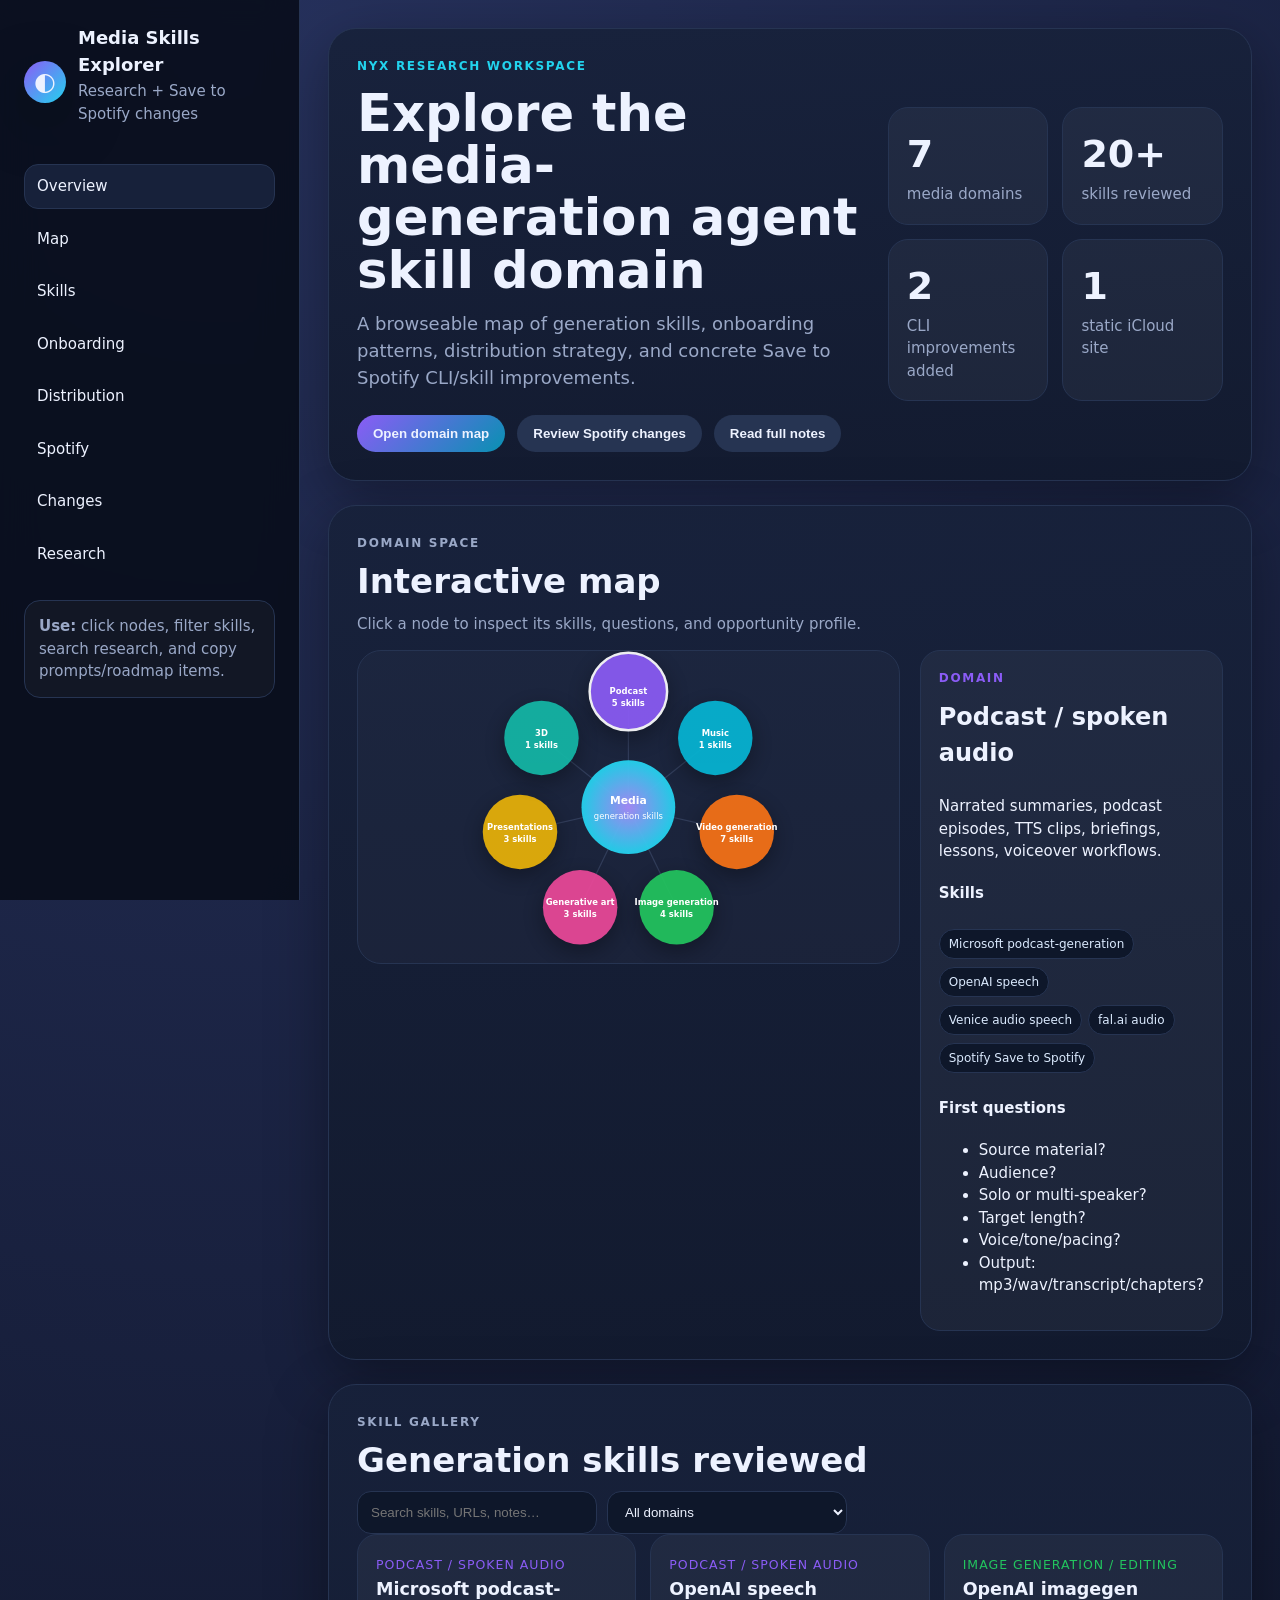
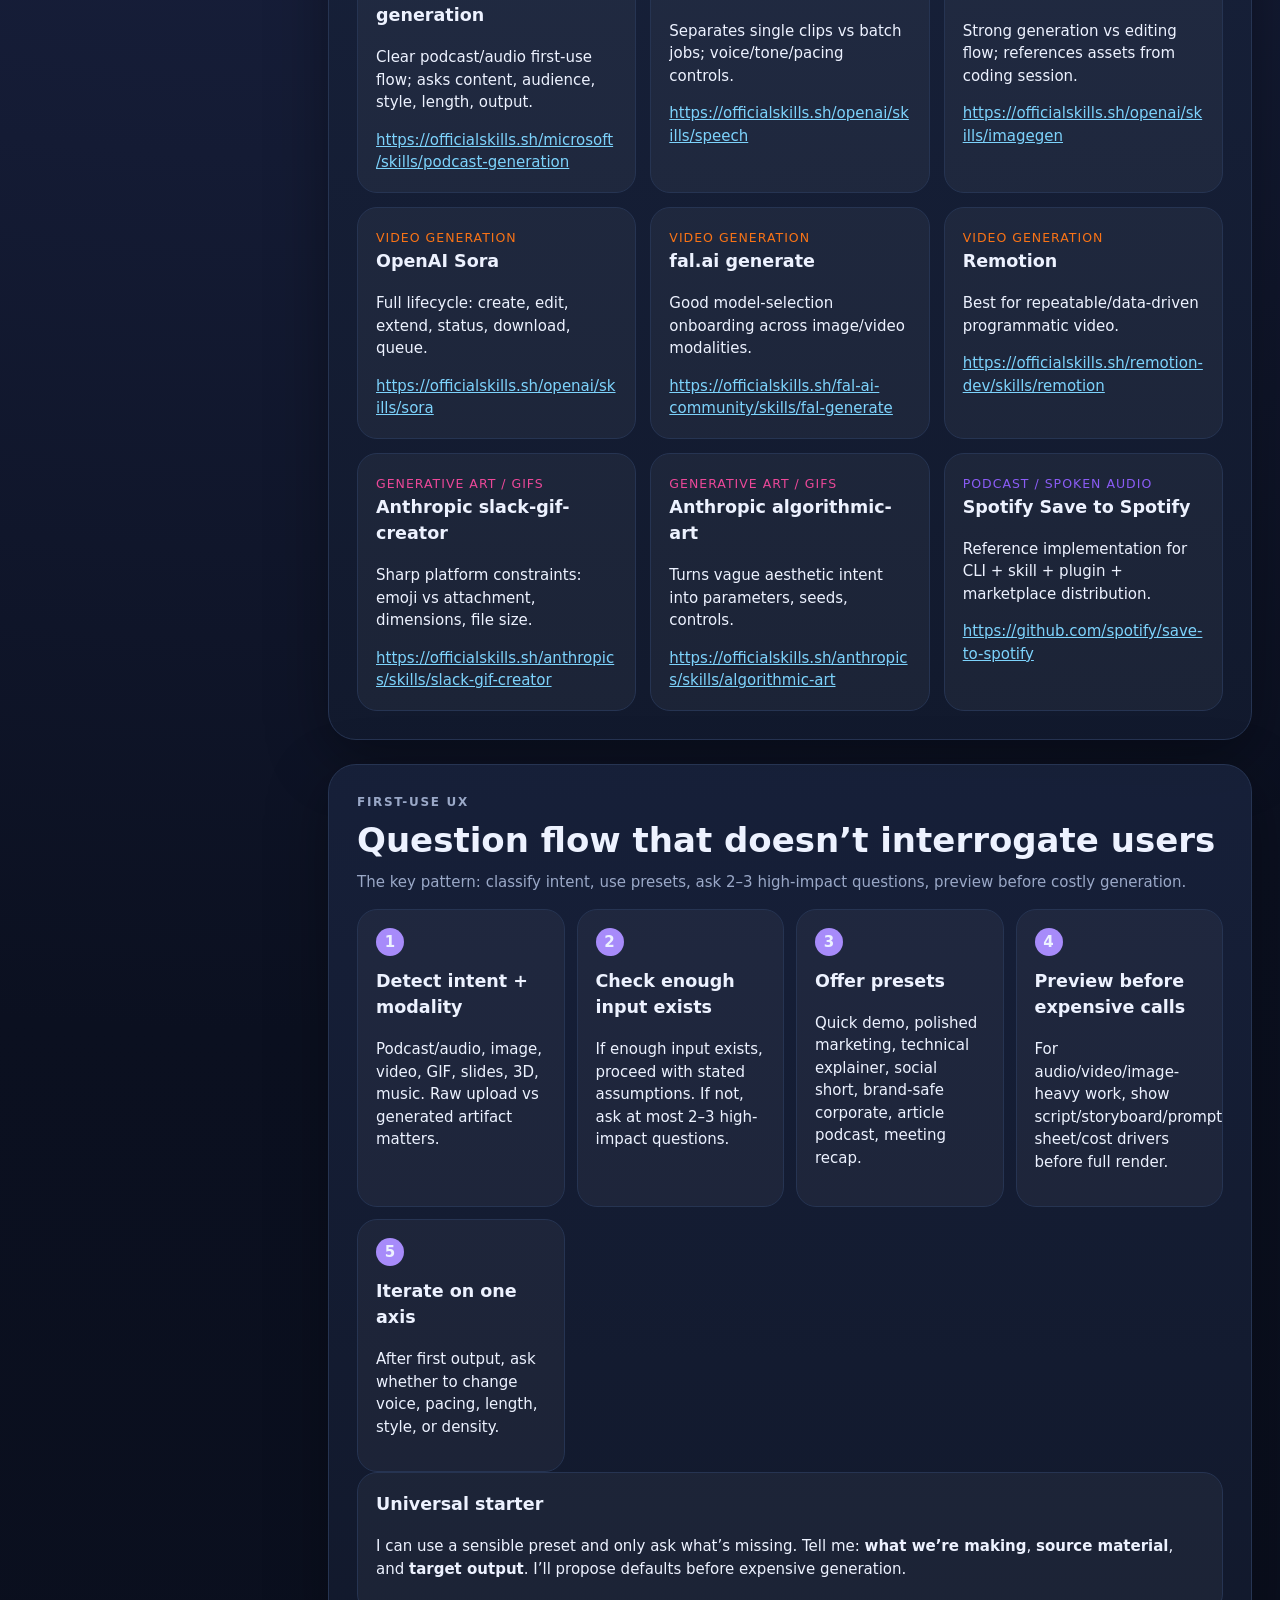
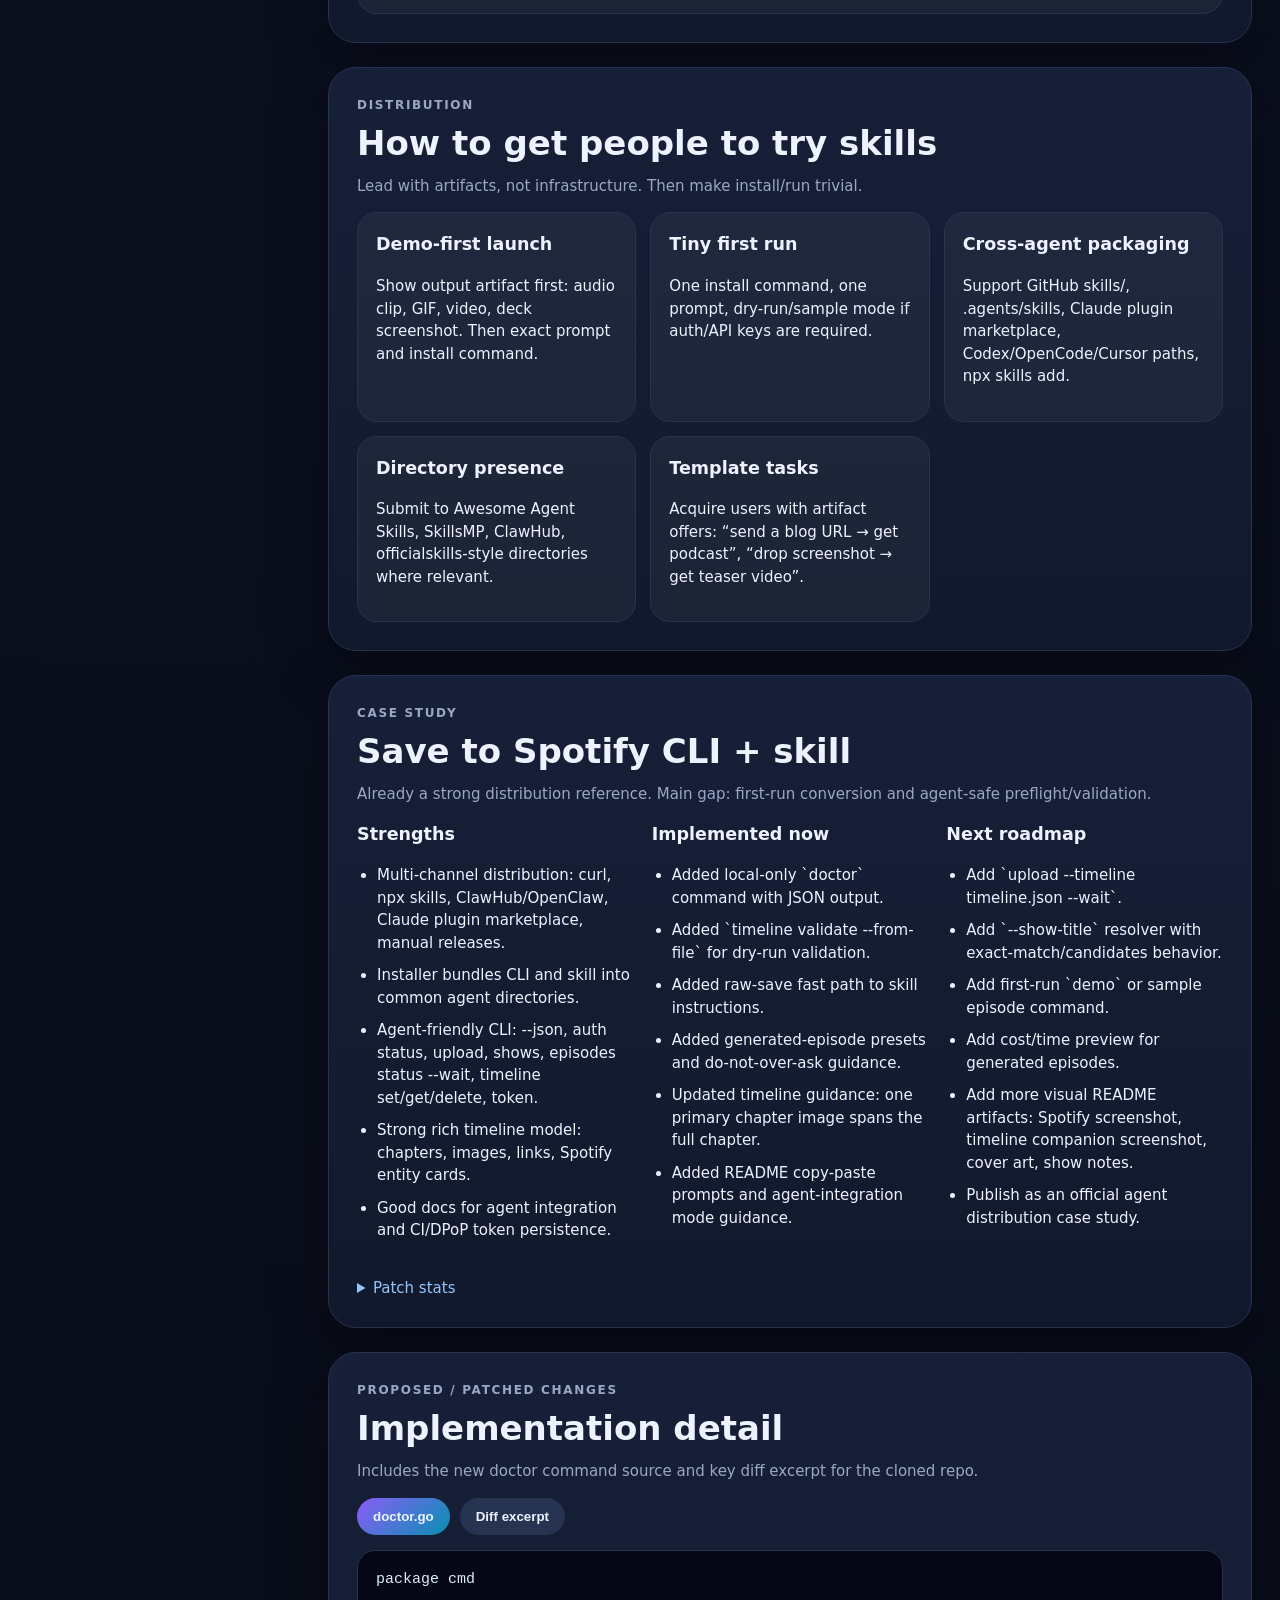
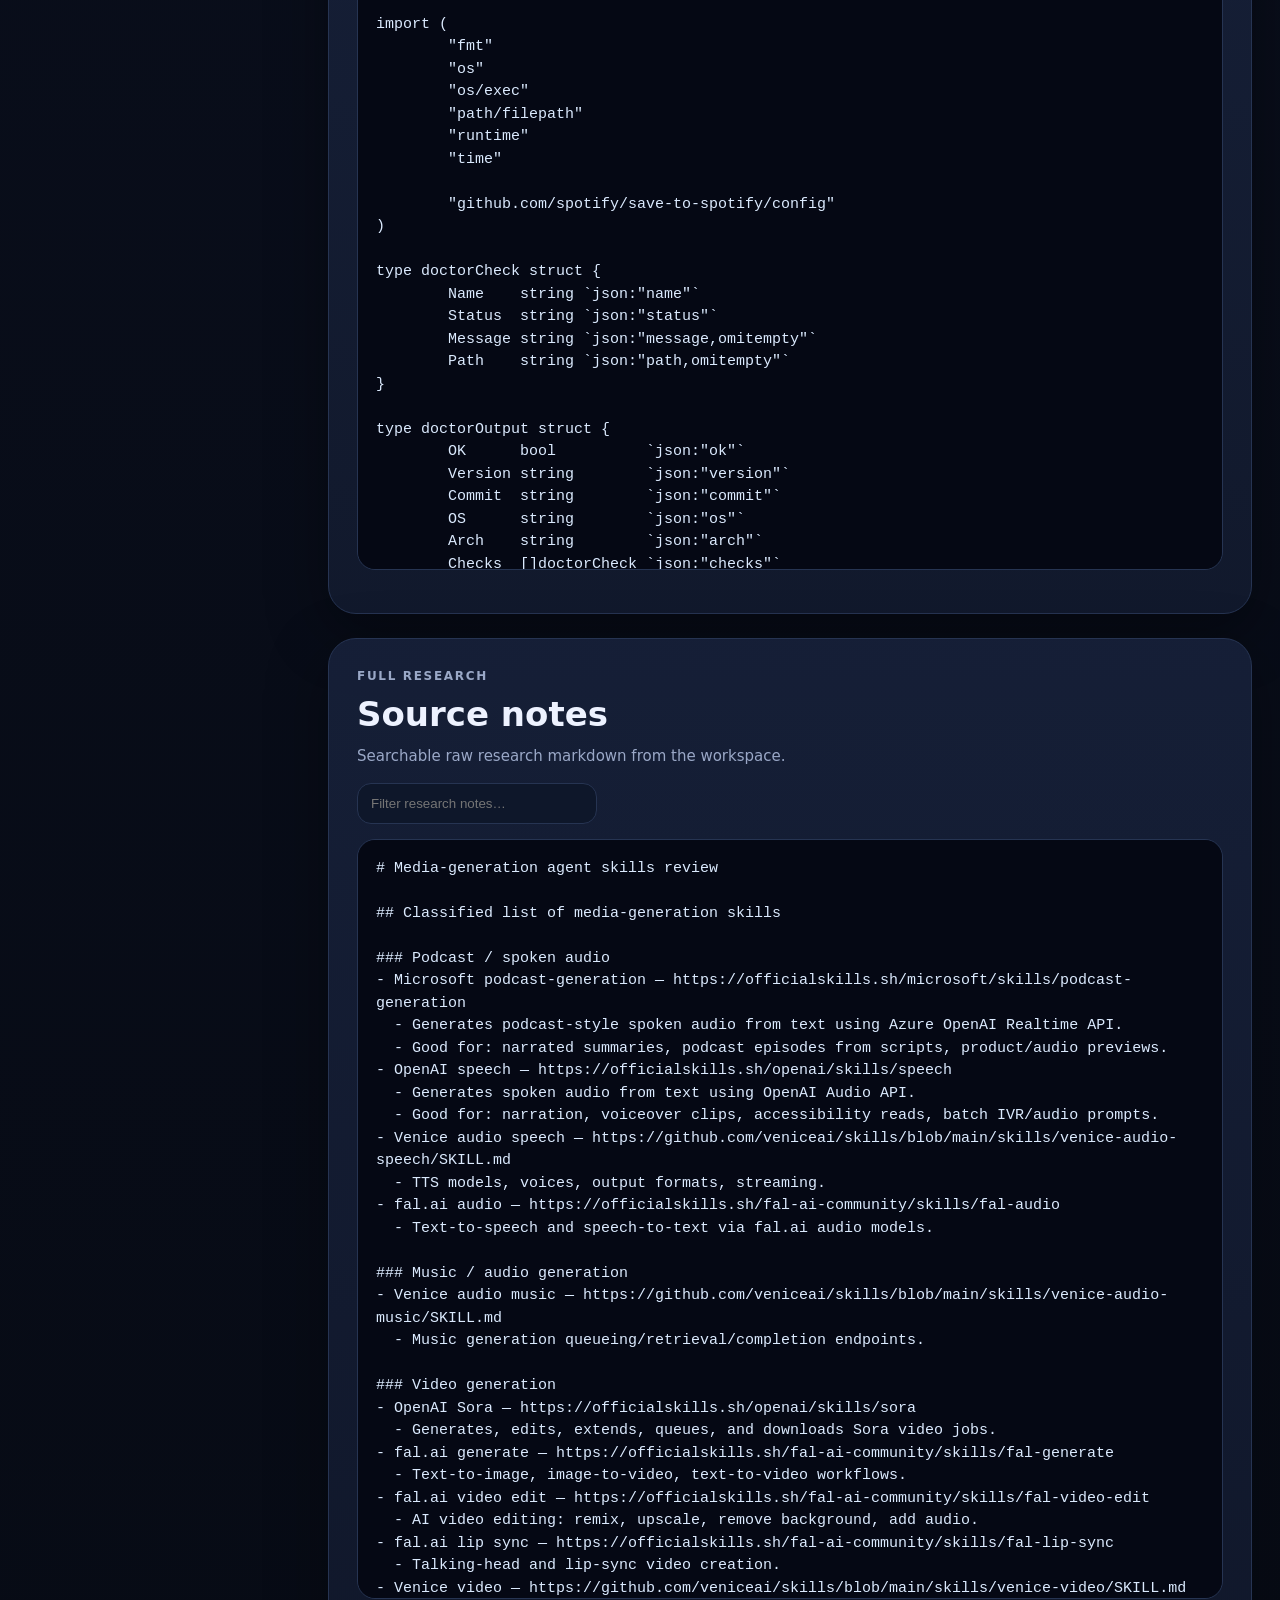
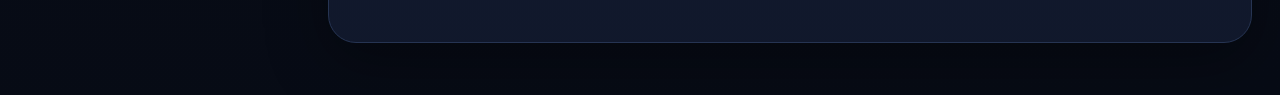
<file: media-generation-skills-explorer/index.html>
<!doctype html>
<html lang="en">
<head>
  <meta charset="utf-8" />
  <meta name="viewport" content="width=device-width, initial-scale=1" />
  <title>Media Generation Skills Explorer</title>
  <link rel="stylesheet" href="style.css?v=3" />
</head>
<body>
  <div class="shell">
    <aside class="sidebar">
      <div class="brand"><div class="moon">◐</div><div><h1>Media Skills Explorer</h1><p>Research + Save to Spotify changes</p></div></div>
      <nav id="nav"></nav>
      <div class="side-note"><strong>Use:</strong> click nodes, filter skills, search research, and copy prompts/roadmap items.</div>
    </aside>
    <main>
      <section id="hero" class="panel hero">
        <div><p class="eyebrow">Nyx research workspace</p><h2>Explore the media-generation agent skill domain</h2><p class="lede">A browseable map of generation skills, onboarding patterns, distribution strategy, and concrete Save to Spotify CLI/skill improvements.</p>
        <div class="hero-actions"><button data-jump="map">Open domain map</button><button data-jump="spotify">Review Spotify changes</button><button data-jump="research">Read full notes</button></div></div>
        <div class="stats"><div><b>7</b><span>media domains</span></div><div><b>20+</b><span>skills reviewed</span></div><div><b>2</b><span>CLI improvements added</span></div><div><b>1</b><span>static iCloud site</span></div></div>
      </section>
      <section id="map" class="panel"><div class="section-head"><p class="eyebrow">Domain space</p><h2>Interactive map</h2><p>Click a node to inspect its skills, questions, and opportunity profile.</p></div><div class="map-layout"><svg id="domainMap" viewBox="0 0 900 520" role="img" aria-label="Media generation domain map"></svg><div id="domainDetail" class="detail-card"></div></div></section>
      <section id="skills" class="panel"><div class="section-head"><p class="eyebrow">Skill gallery</p><h2>Generation skills reviewed</h2><div class="controls"><input id="search" placeholder="Search skills, URLs, notes…" /><select id="domainFilter"><option value="all">All domains</option></select></div></div><div id="skillGrid" class="grid"></div></section>
      <section id="onboarding" class="panel"><div class="section-head"><p class="eyebrow">First-use UX</p><h2>Question flow that doesn’t interrogate users</h2><p>The key pattern: classify intent, use presets, ask 2–3 high-impact questions, preview before costly generation.</p></div><div id="onboardingFlow" class="flow"></div><div class="prompt-box"><h3>Universal starter</h3><p>I can use a sensible preset and only ask what’s missing. Tell me: <strong>what we’re making</strong>, <strong>source material</strong>, and <strong>target output</strong>. I’ll propose defaults before expensive generation.</p></div></section>
      <section id="distribution" class="panel"><div class="section-head"><p class="eyebrow">Distribution</p><h2>How to get people to try skills</h2><p>Lead with artifacts, not infrastructure. Then make install/run trivial.</p></div><div id="distributionGrid" class="cards"></div></section>
      <section id="spotify" class="panel"><div class="section-head"><p class="eyebrow">Case study</p><h2>Save to Spotify CLI + skill</h2><p>Already a strong distribution reference. Main gap: first-run conversion and agent-safe preflight/validation.</p></div><div class="spotify-columns"><div><h3>Strengths</h3><ul id="spotifyStrengths"></ul></div><div><h3>Implemented now</h3><ul id="spotifyImplemented"></ul></div><div><h3>Next roadmap</h3><ul id="spotifyRoadmap"></ul></div></div><details class="code"><summary>Patch stats</summary><pre id="patchStats"></pre></details></section>
      <section id="changes" class="panel"><div class="section-head"><p class="eyebrow">Proposed / patched changes</p><h2>Implementation detail</h2><p>Includes the new doctor command source and key diff excerpt for the cloned repo.</p></div><div class="tabs"><button class="tab active" data-tab="doctor">doctor.go</button><button class="tab" data-tab="diff">Diff excerpt</button></div><pre id="codePane" class="code-pane"></pre></section>
      <section id="research" class="panel"><div class="section-head"><p class="eyebrow">Full research</p><h2>Source notes</h2><p>Searchable raw research markdown from the workspace.</p></div><input id="researchSearch" placeholder="Filter research notes…" /><pre id="researchText" class="research"></pre></section>
    </main>
  </div>
  <script src="data.js"></script>
  <script src="app.js"></script>
</body>
</html>
</file>
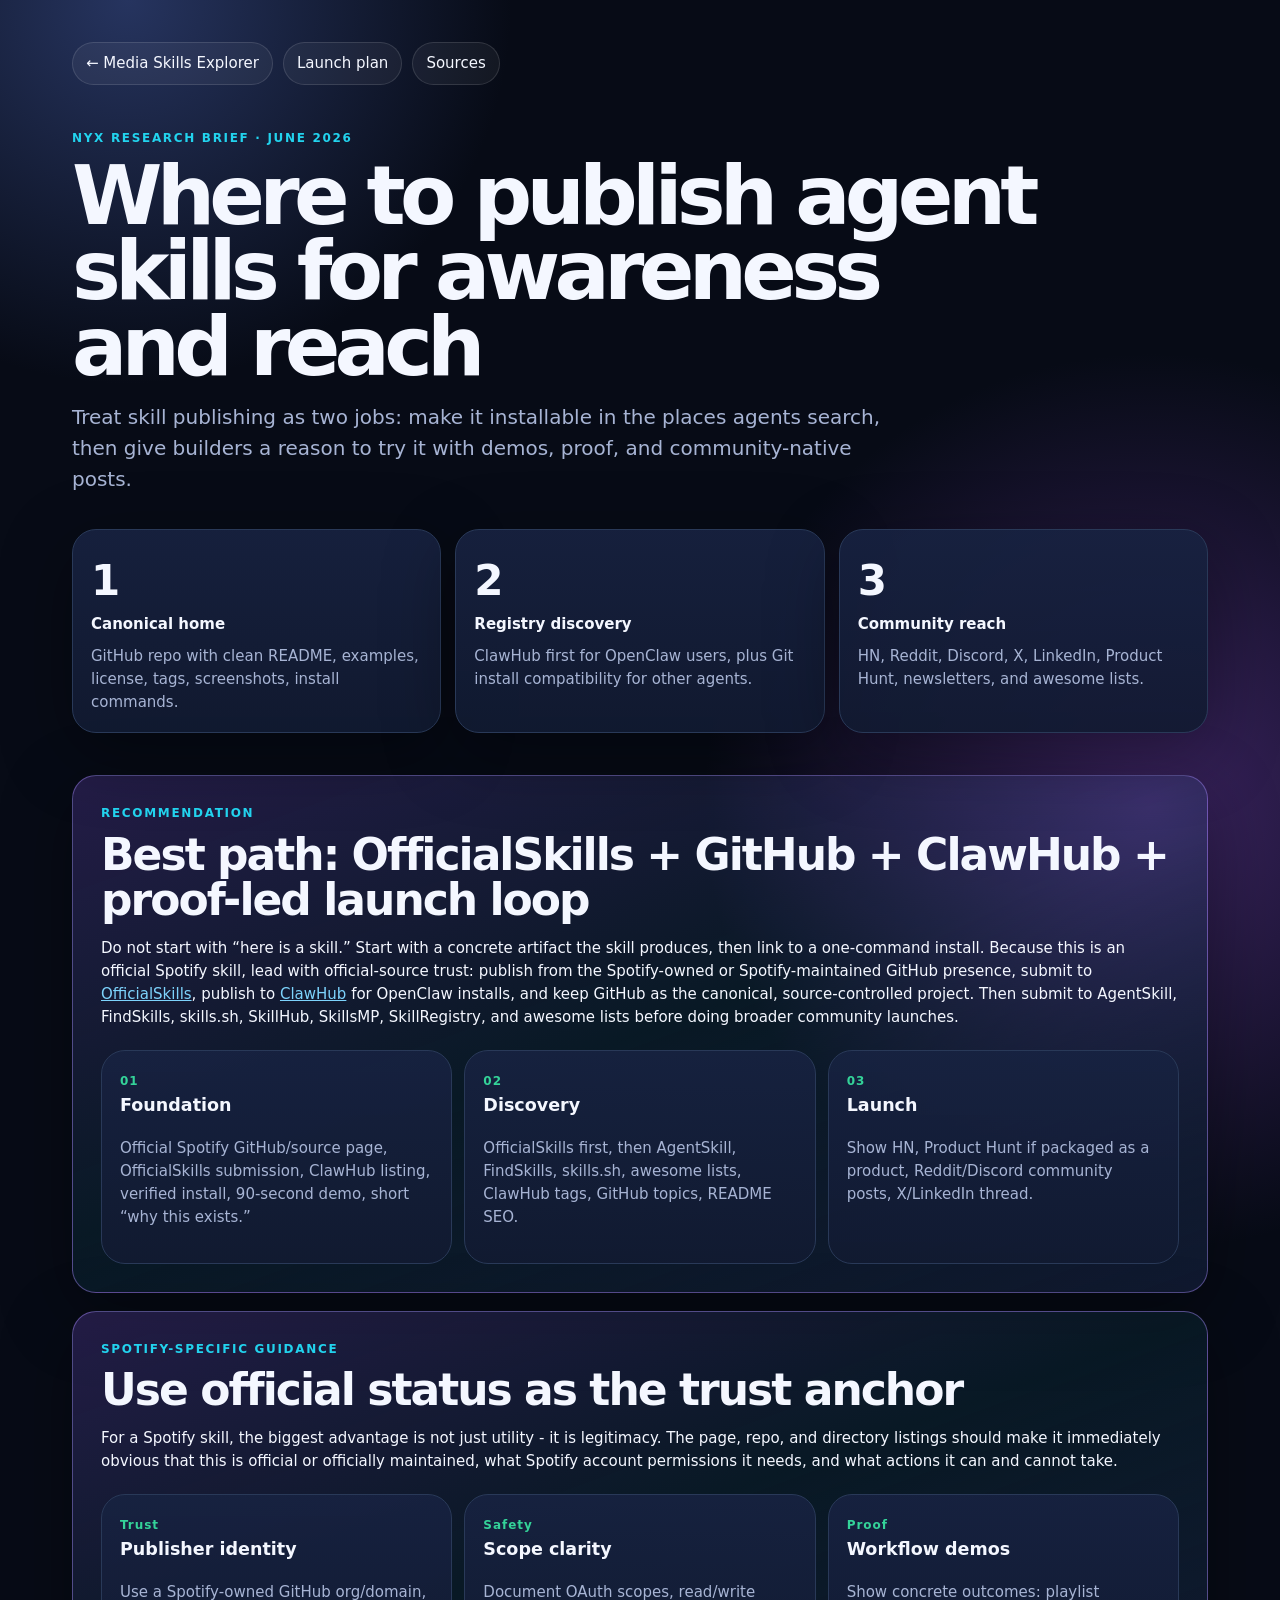
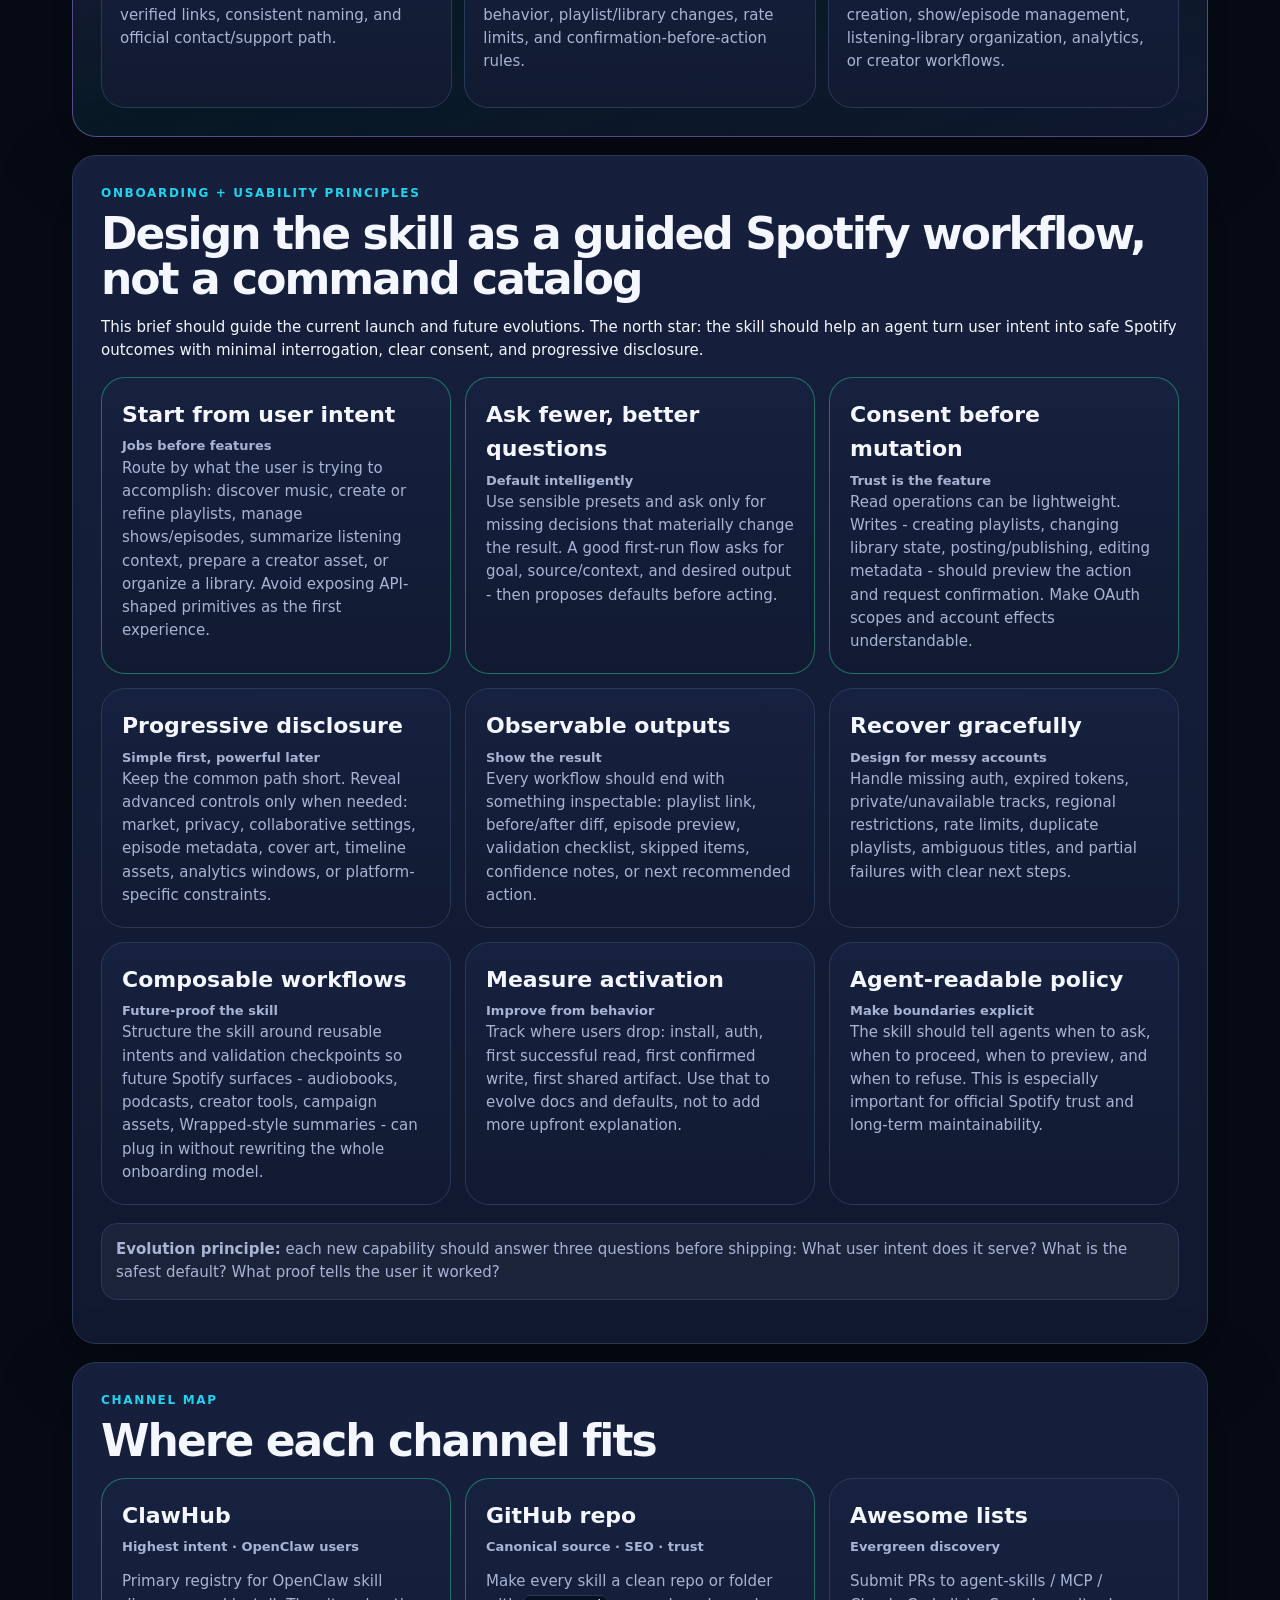
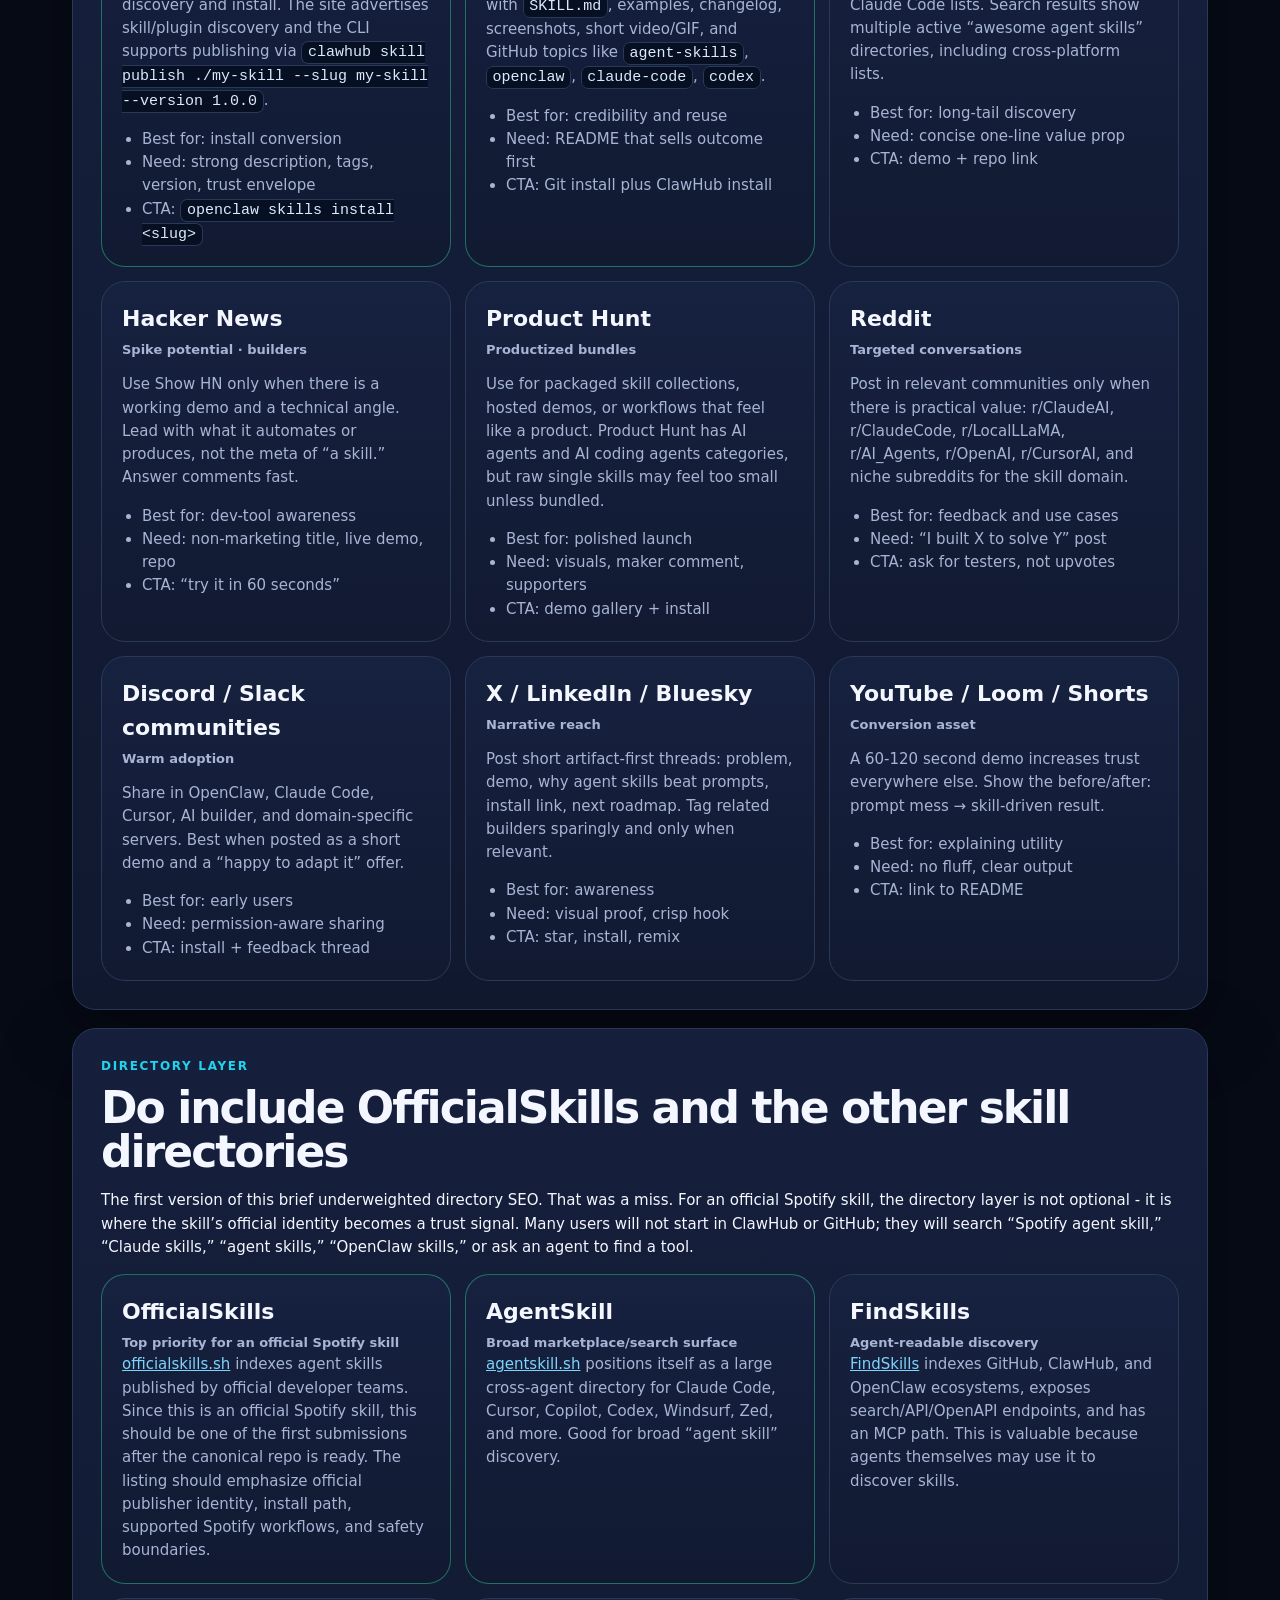
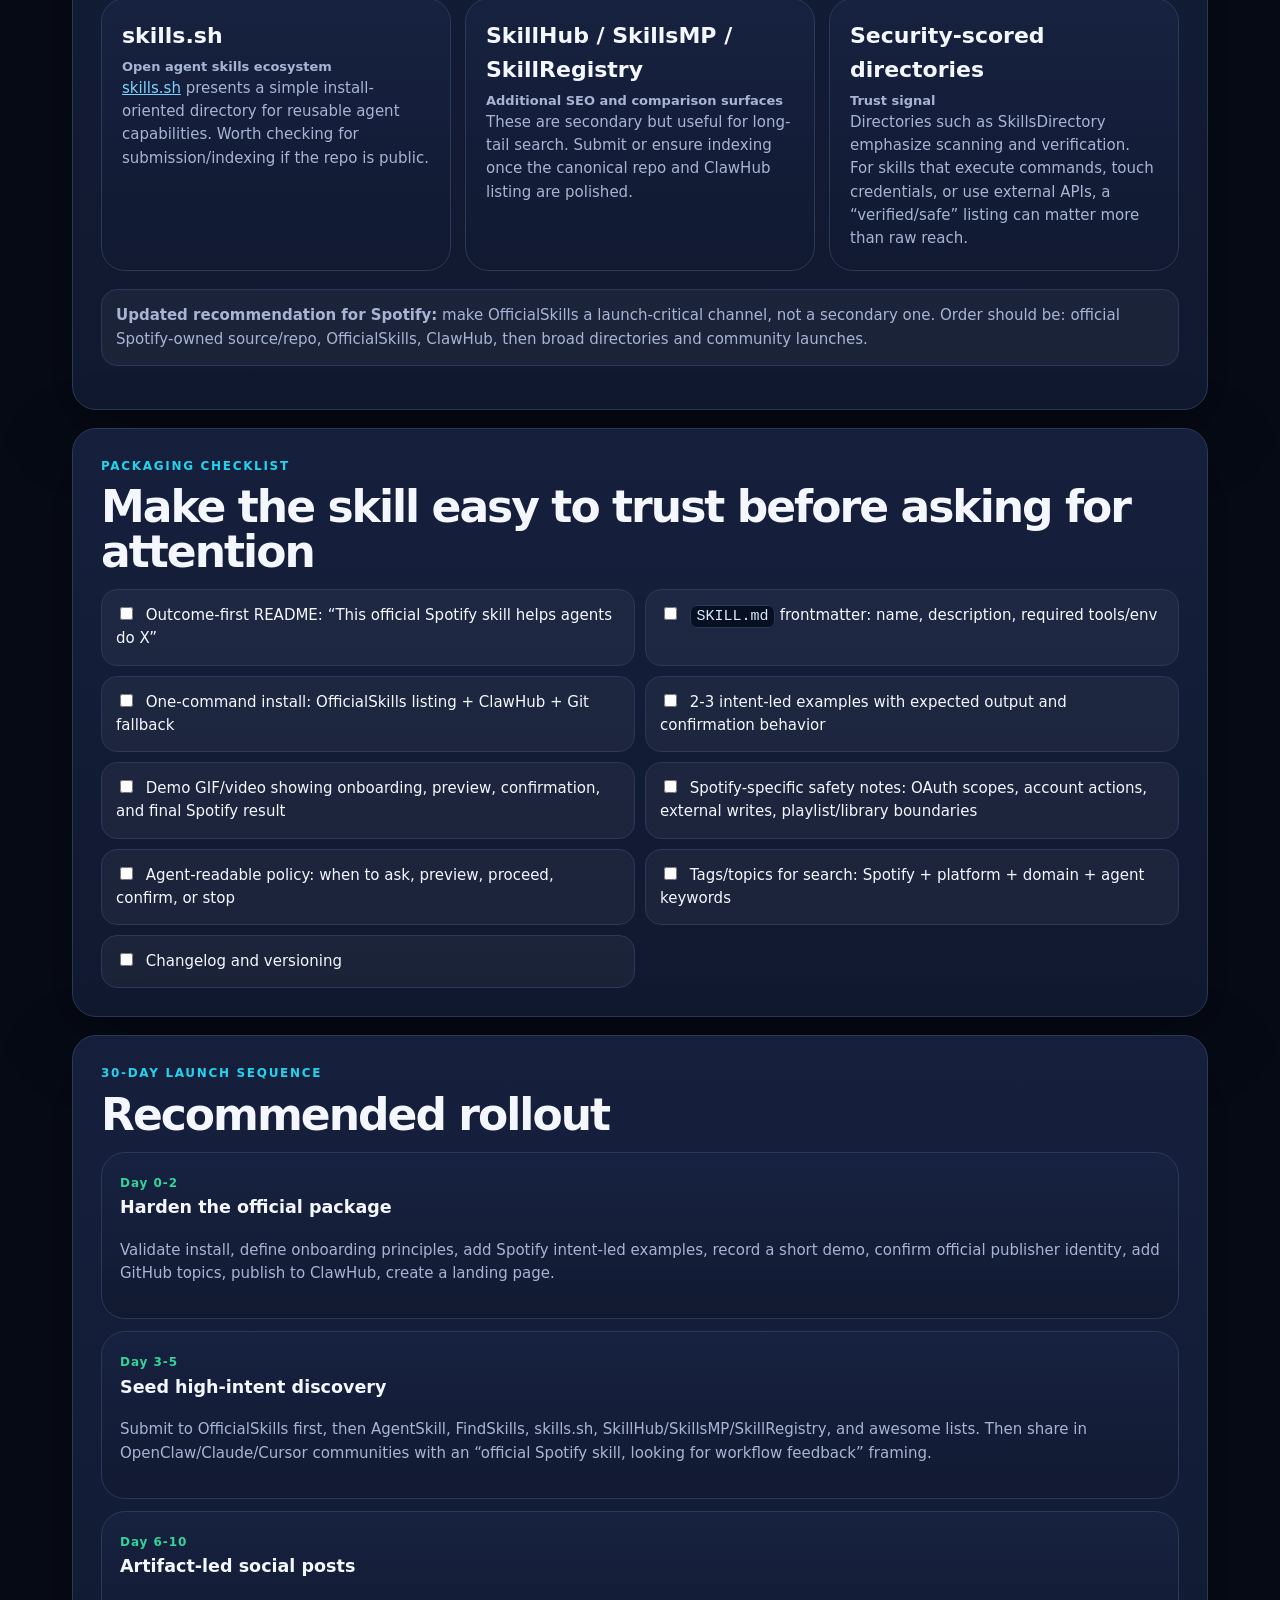
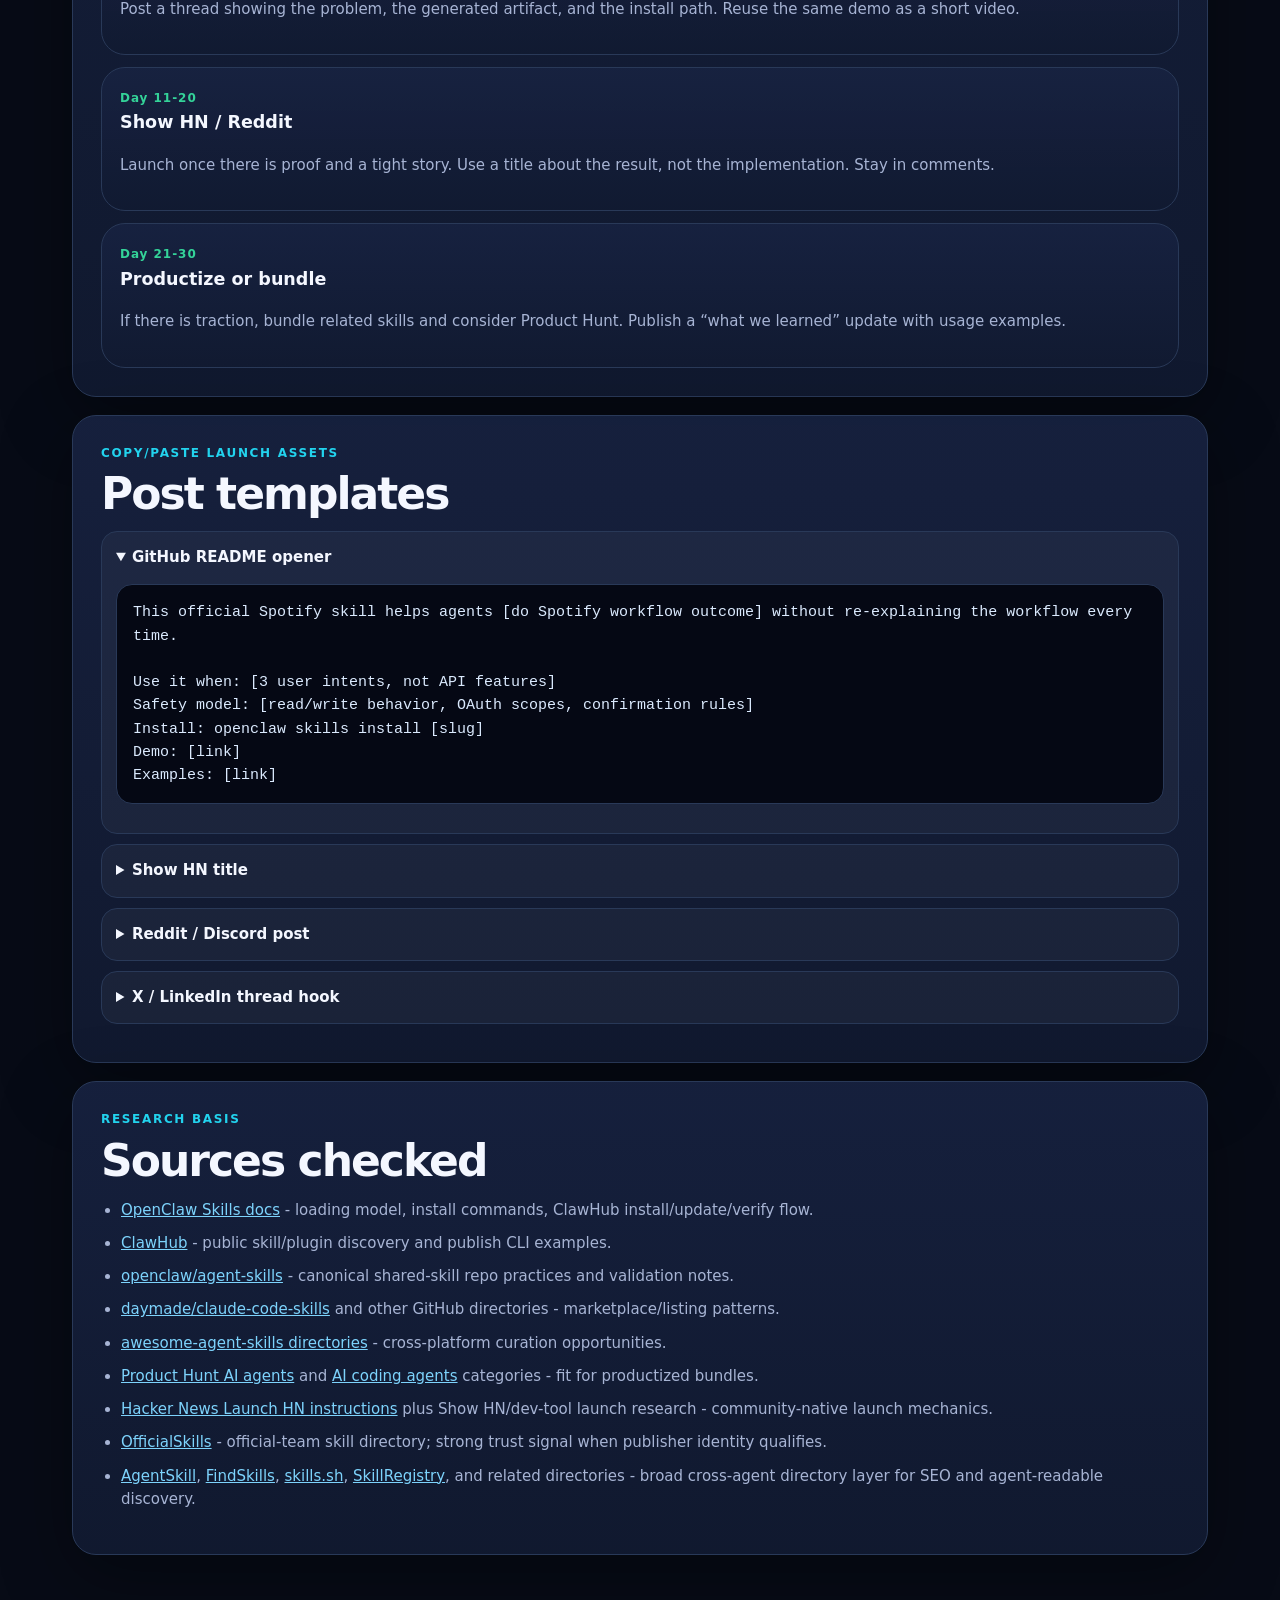
<file: skill-publishing-reach/index.html>
<!doctype html>
<html lang="en">
<head>
  <meta charset="utf-8" />
  <meta name="viewport" content="width=device-width, initial-scale=1" />
  <title>Where to Publish Agent Skills for Awareness and Reach</title>
  <meta name="description" content="A practical publishing map for AgentSkills: registries, GitHub, awesome lists, social/community launches, and a 30-day reach plan." />
  <link rel="stylesheet" href="style.css?v=1" />
</head>
<body>
  <header class="hero">
    <nav><a href="../media-generation-skills-explorer/?v=3">← Media Skills Explorer</a><a href="#plan">Launch plan</a><a href="#sources">Sources</a></nav>
    <p class="eyebrow">Nyx research brief · June 2026</p>
    <h1>Where to publish agent skills for awareness and reach</h1>
    <p class="lede">Treat skill publishing as two jobs: make it installable in the places agents search, then give builders a reason to try it with demos, proof, and community-native posts.</p>
    <div class="hero-grid">
      <div><b>1</b><span>Canonical home</span><p>GitHub repo with clean README, examples, license, tags, screenshots, install commands.</p></div>
      <div><b>2</b><span>Registry discovery</span><p>ClawHub first for OpenClaw users, plus Git install compatibility for other agents.</p></div>
      <div><b>3</b><span>Community reach</span><p>HN, Reddit, Discord, X, LinkedIn, Product Hunt, newsletters, and awesome lists.</p></div>
    </div>
  </header>

  <main>
    <section class="panel verdict">
      <p class="eyebrow">Recommendation</p>
      <h2>Best path: OfficialSkills + GitHub + ClawHub + proof-led launch loop</h2>
      <p>Do not start with “here is a skill.” Start with a concrete artifact the skill produces, then link to a one-command install. Because this is an official Spotify skill, lead with official-source trust: publish from the Spotify-owned or Spotify-maintained GitHub presence, submit to <a href="https://officialskills.sh/">OfficialSkills</a>, publish to <a href="https://clawhub.ai/">ClawHub</a> for OpenClaw installs, and keep GitHub as the canonical, source-controlled project. Then submit to AgentSkill, FindSkills, skills.sh, SkillHub, SkillsMP, SkillRegistry, and awesome lists before doing broader community launches.</p>
      <div class="priority-list">
        <article><span>01</span><h3>Foundation</h3><p>Official Spotify GitHub/source page, OfficialSkills submission, ClawHub listing, verified install, 90-second demo, short “why this exists.”</p></article>
        <article><span>02</span><h3>Discovery</h3><p>OfficialSkills first, then AgentSkill, FindSkills, skills.sh, awesome lists, ClawHub tags, GitHub topics, README SEO.</p></article>
        <article><span>03</span><h3>Launch</h3><p>Show HN, Product Hunt if packaged as a product, Reddit/Discord community posts, X/LinkedIn thread.</p></article>
      </div>
    </section>



    <section class="panel verdict">
      <p class="eyebrow">Spotify-specific guidance</p>
      <h2>Use official status as the trust anchor</h2>
      <p>For a Spotify skill, the biggest advantage is not just utility - it is legitimacy. The page, repo, and directory listings should make it immediately obvious that this is official or officially maintained, what Spotify account permissions it needs, and what actions it can and cannot take.</p>
      <div class="priority-list">
        <article><span>Trust</span><h3>Publisher identity</h3><p>Use a Spotify-owned GitHub org/domain, verified links, consistent naming, and official contact/support path.</p></article>
        <article><span>Safety</span><h3>Scope clarity</h3><p>Document OAuth scopes, read/write behavior, playlist/library changes, rate limits, and confirmation-before-action rules.</p></article>
        <article><span>Proof</span><h3>Workflow demos</h3><p>Show concrete outcomes: playlist creation, show/episode management, listening-library organization, analytics, or creator workflows.</p></article>
      </div>
    </section>



    <section class="panel">
      <p class="eyebrow">Onboarding + usability principles</p>
      <h2>Design the skill as a guided Spotify workflow, not a command catalog</h2>
      <p>This brief should guide the current launch and future evolutions. The north star: the skill should help an agent turn user intent into safe Spotify outcomes with minimal interrogation, clear consent, and progressive disclosure.</p>
      <div class="cards compact">
        <article class="card high"><h3>Start from user intent</h3><p class="tag">Jobs before features</p><p>Route by what the user is trying to accomplish: discover music, create or refine playlists, manage shows/episodes, summarize listening context, prepare a creator asset, or organize a library. Avoid exposing API-shaped primitives as the first experience.</p></article>
        <article class="card high"><h3>Ask fewer, better questions</h3><p class="tag">Default intelligently</p><p>Use sensible presets and ask only for missing decisions that materially change the result. A good first-run flow asks for goal, source/context, and desired output - then proposes defaults before acting.</p></article>
        <article class="card high"><h3>Consent before mutation</h3><p class="tag">Trust is the feature</p><p>Read operations can be lightweight. Writes - creating playlists, changing library state, posting/publishing, editing metadata - should preview the action and request confirmation. Make OAuth scopes and account effects understandable.</p></article>
        <article class="card"><h3>Progressive disclosure</h3><p class="tag">Simple first, powerful later</p><p>Keep the common path short. Reveal advanced controls only when needed: market, privacy, collaborative settings, episode metadata, cover art, timeline assets, analytics windows, or platform-specific constraints.</p></article>
        <article class="card"><h3>Observable outputs</h3><p class="tag">Show the result</p><p>Every workflow should end with something inspectable: playlist link, before/after diff, episode preview, validation checklist, skipped items, confidence notes, or next recommended action.</p></article>
        <article class="card"><h3>Recover gracefully</h3><p class="tag">Design for messy accounts</p><p>Handle missing auth, expired tokens, private/unavailable tracks, regional restrictions, rate limits, duplicate playlists, ambiguous titles, and partial failures with clear next steps.</p></article>
        <article class="card"><h3>Composable workflows</h3><p class="tag">Future-proof the skill</p><p>Structure the skill around reusable intents and validation checkpoints so future Spotify surfaces - audiobooks, podcasts, creator tools, campaign assets, Wrapped-style summaries - can plug in without rewriting the whole onboarding model.</p></article>
        <article class="card"><h3>Measure activation</h3><p class="tag">Improve from behavior</p><p>Track where users drop: install, auth, first successful read, first confirmed write, first shared artifact. Use that to evolve docs and defaults, not to add more upfront explanation.</p></article>
        <article class="card"><h3>Agent-readable policy</h3><p class="tag">Make boundaries explicit</p><p>The skill should tell agents when to ask, when to proceed, when to preview, and when to refuse. This is especially important for official Spotify trust and long-term maintainability.</p></article>
      </div>
      <p class="note"><strong>Evolution principle:</strong> each new capability should answer three questions before shipping: What user intent does it serve? What is the safest default? What proof tells the user it worked?</p>
    </section>

    <section class="panel">
      <p class="eyebrow">Channel map</p>
      <h2>Where each channel fits</h2>
      <div class="cards">
        <article class="card high"><h3>ClawHub</h3><p class="tag">Highest intent · OpenClaw users</p><p>Primary registry for OpenClaw skill discovery and install. The site advertises skill/plugin discovery and the CLI supports publishing via <code>clawhub skill publish ./my-skill --slug my-skill --version 1.0.0</code>.</p><ul><li>Best for: install conversion</li><li>Need: strong description, tags, version, trust envelope</li><li>CTA: <code>openclaw skills install &lt;slug&gt;</code></li></ul></article>
        <article class="card high"><h3>GitHub repo</h3><p class="tag">Canonical source · SEO · trust</p><p>Make every skill a clean repo or folder with <code>SKILL.md</code>, examples, changelog, screenshots, short video/GIF, and GitHub topics like <code>agent-skills</code>, <code>openclaw</code>, <code>claude-code</code>, <code>codex</code>.</p><ul><li>Best for: credibility and reuse</li><li>Need: README that sells outcome first</li><li>CTA: Git install plus ClawHub install</li></ul></article>
        <article class="card"><h3>Awesome lists</h3><p class="tag">Evergreen discovery</p><p>Submit PRs to agent-skills / MCP / Claude Code lists. Search results show multiple active “awesome agent skills” directories, including cross-platform lists.</p><ul><li>Best for: long-tail discovery</li><li>Need: concise one-line value prop</li><li>CTA: demo + repo link</li></ul></article>
        <article class="card"><h3>Hacker News</h3><p class="tag">Spike potential · builders</p><p>Use Show HN only when there is a working demo and a technical angle. Lead with what it automates or produces, not the meta of “a skill.” Answer comments fast.</p><ul><li>Best for: dev-tool awareness</li><li>Need: non-marketing title, live demo, repo</li><li>CTA: “try it in 60 seconds”</li></ul></article>
        <article class="card"><h3>Product Hunt</h3><p class="tag">Productized bundles</p><p>Use for packaged skill collections, hosted demos, or workflows that feel like a product. Product Hunt has AI agents and AI coding agents categories, but raw single skills may feel too small unless bundled.</p><ul><li>Best for: polished launch</li><li>Need: visuals, maker comment, supporters</li><li>CTA: demo gallery + install</li></ul></article>
        <article class="card"><h3>Reddit</h3><p class="tag">Targeted conversations</p><p>Post in relevant communities only when there is practical value: r/ClaudeAI, r/ClaudeCode, r/LocalLLaMA, r/AI_Agents, r/OpenAI, r/CursorAI, and niche subreddits for the skill domain.</p><ul><li>Best for: feedback and use cases</li><li>Need: “I built X to solve Y” post</li><li>CTA: ask for testers, not upvotes</li></ul></article>
        <article class="card"><h3>Discord / Slack communities</h3><p class="tag">Warm adoption</p><p>Share in OpenClaw, Claude Code, Cursor, AI builder, and domain-specific servers. Best when posted as a short demo and a “happy to adapt it” offer.</p><ul><li>Best for: early users</li><li>Need: permission-aware sharing</li><li>CTA: install + feedback thread</li></ul></article>
        <article class="card"><h3>X / LinkedIn / Bluesky</h3><p class="tag">Narrative reach</p><p>Post short artifact-first threads: problem, demo, why agent skills beat prompts, install link, next roadmap. Tag related builders sparingly and only when relevant.</p><ul><li>Best for: awareness</li><li>Need: visual proof, crisp hook</li><li>CTA: star, install, remix</li></ul></article>
        <article class="card"><h3>YouTube / Loom / Shorts</h3><p class="tag">Conversion asset</p><p>A 60-120 second demo increases trust everywhere else. Show the before/after: prompt mess → skill-driven result.</p><ul><li>Best for: explaining utility</li><li>Need: no fluff, clear output</li><li>CTA: link to README</li></ul></article>
      </div>
    </section>



    <section class="panel">
      <p class="eyebrow">Directory layer</p>
      <h2>Do include OfficialSkills and the other skill directories</h2>
      <p>The first version of this brief underweighted directory SEO. That was a miss. For an official Spotify skill, the directory layer is not optional - it is where the skill’s official identity becomes a trust signal. Many users will not start in ClawHub or GitHub; they will search “Spotify agent skill,” “Claude skills,” “agent skills,” “OpenClaw skills,” or ask an agent to find a tool.</p>
      <div class="cards compact">
        <article class="card high"><h3>OfficialSkills</h3><p class="tag">Top priority for an official Spotify skill</p><p><a href="https://officialskills.sh/">officialskills.sh</a> indexes agent skills published by official developer teams. Since this is an official Spotify skill, this should be one of the first submissions after the canonical repo is ready. The listing should emphasize official publisher identity, install path, supported Spotify workflows, and safety boundaries.</p></article>
        <article class="card high"><h3>AgentSkill</h3><p class="tag">Broad marketplace/search surface</p><p><a href="https://agentskill.sh/">agentskill.sh</a> positions itself as a large cross-agent directory for Claude Code, Cursor, Copilot, Codex, Windsurf, Zed, and more. Good for broad “agent skill” discovery.</p></article>
        <article class="card"><h3>FindSkills</h3><p class="tag">Agent-readable discovery</p><p><a href="https://www.findskills.org/">FindSkills</a> indexes GitHub, ClawHub, and OpenClaw ecosystems, exposes search/API/OpenAPI endpoints, and has an MCP path. This is valuable because agents themselves may use it to discover skills.</p></article>
        <article class="card"><h3>skills.sh</h3><p class="tag">Open agent skills ecosystem</p><p><a href="https://www.skills.sh/">skills.sh</a> presents a simple install-oriented directory for reusable agent capabilities. Worth checking for submission/indexing if the repo is public.</p></article>
        <article class="card"><h3>SkillHub / SkillsMP / SkillRegistry</h3><p class="tag">Additional SEO and comparison surfaces</p><p>These are secondary but useful for long-tail search. Submit or ensure indexing once the canonical repo and ClawHub listing are polished.</p></article>
        <article class="card"><h3>Security-scored directories</h3><p class="tag">Trust signal</p><p>Directories such as SkillsDirectory emphasize scanning and verification. For skills that execute commands, touch credentials, or use external APIs, a “verified/safe” listing can matter more than raw reach.</p></article>
      </div>
      <p class="note"><strong>Updated recommendation for Spotify:</strong> make OfficialSkills a launch-critical channel, not a secondary one. Order should be: official Spotify-owned source/repo, OfficialSkills, ClawHub, then broad directories and community launches.</p>
    </section>

    <section class="panel">
      <p class="eyebrow">Packaging checklist</p>
      <h2>Make the skill easy to trust before asking for attention</h2>
      <div class="checkgrid">
        <label><input type="checkbox"> Outcome-first README: “This official Spotify skill helps agents do X”</label>
        <label><input type="checkbox"> <code>SKILL.md</code> frontmatter: name, description, required tools/env</label>
        <label><input type="checkbox"> One-command install: OfficialSkills listing + ClawHub + Git fallback</label>
        <label><input type="checkbox"> 2-3 intent-led examples with expected output and confirmation behavior</label>
        <label><input type="checkbox"> Demo GIF/video showing onboarding, preview, confirmation, and final Spotify result</label>
        <label><input type="checkbox"> Spotify-specific safety notes: OAuth scopes, account actions, external writes, playlist/library boundaries</label>
        <label><input type="checkbox"> Agent-readable policy: when to ask, preview, proceed, confirm, or stop</label>
        <label><input type="checkbox"> Tags/topics for search: Spotify + platform + domain + agent keywords</label>
        <label><input type="checkbox"> Changelog and versioning</label>
      </div>
    </section>

    <section id="plan" class="panel">
      <p class="eyebrow">30-day launch sequence</p>
      <h2>Recommended rollout</h2>
      <div class="timeline">
        <article><span>Day 0-2</span><h3>Harden the official package</h3><p>Validate install, define onboarding principles, add Spotify intent-led examples, record a short demo, confirm official publisher identity, add GitHub topics, publish to ClawHub, create a landing page.</p></article>
        <article><span>Day 3-5</span><h3>Seed high-intent discovery</h3><p>Submit to OfficialSkills first, then AgentSkill, FindSkills, skills.sh, SkillHub/SkillsMP/SkillRegistry, and awesome lists. Then share in OpenClaw/Claude/Cursor communities with an “official Spotify skill, looking for workflow feedback” framing.</p></article>
        <article><span>Day 6-10</span><h3>Artifact-led social posts</h3><p>Post a thread showing the problem, the generated artifact, and the install path. Reuse the same demo as a short video.</p></article>
        <article><span>Day 11-20</span><h3>Show HN / Reddit</h3><p>Launch once there is proof and a tight story. Use a title about the result, not the implementation. Stay in comments.</p></article>
        <article><span>Day 21-30</span><h3>Productize or bundle</h3><p>If there is traction, bundle related skills and consider Product Hunt. Publish a “what we learned” update with usage examples.</p></article>
      </div>
    </section>

    <section class="panel">
      <p class="eyebrow">Copy/paste launch assets</p>
      <h2>Post templates</h2>
      <details open><summary>GitHub README opener</summary><pre>This official Spotify skill helps agents [do Spotify workflow outcome] without re-explaining the workflow every time.

Use it when: [3 user intents, not API features]
Safety model: [read/write behavior, OAuth scopes, confirmation rules]
Install: openclaw skills install [slug]
Demo: [link]
Examples: [link]</pre></details>
      <details><summary>Show HN title</summary><pre>Show HN: We built an official Spotify agent skill for [workflow/use case]</pre></details>
      <details><summary>Reddit / Discord post</summary><pre>We packaged [specific Spotify workflow] as an official Spotify agent skill.

Demo: [link]
Install: [command]
Repo: [link]

We’re looking for feedback on: [1-2 concrete Spotify workflow questions].</pre></details>
      <details><summary>X / LinkedIn thread hook</summary><pre>Good agent skills turn vague intent into safe, repeatable workflows.

We packaged [Spotify workflow] as an official agent skill so the agent remembers:
- when to use it
- what tools it needs
- how to validate the result

Demo + install: [link]</pre></details>
    </section>

    <section id="sources" class="panel sources">
      <p class="eyebrow">Research basis</p>
      <h2>Sources checked</h2>
      <ul>
        <li><a href="https://docs.openclaw.ai/tools/skills">OpenClaw Skills docs</a> - loading model, install commands, ClawHub install/update/verify flow.</li>
        <li><a href="https://clawhub.ai/">ClawHub</a> - public skill/plugin discovery and publish CLI examples.</li>
        <li><a href="https://github.com/openclaw/agent-skills">openclaw/agent-skills</a> - canonical shared-skill repo practices and validation notes.</li>
        <li><a href="https://github.com/daymade/claude-code-skills">daymade/claude-code-skills</a> and other GitHub directories - marketplace/listing patterns.</li>
        <li><a href="https://github.com/philipbankier/awesome-agent-skills">awesome-agent-skills directories</a> - cross-platform curation opportunities.</li>
        <li><a href="https://www.producthunt.com/categories/ai-agents">Product Hunt AI agents</a> and <a href="https://www.producthunt.com/categories/ai-coding-agents">AI coding agents</a> categories - fit for productized bundles.</li>
        <li><a href="https://news.ycombinator.com/yli.html">Hacker News Launch HN instructions</a> plus Show HN/dev-tool launch research - community-native launch mechanics.</li>

        <li><a href="https://officialskills.sh/">OfficialSkills</a> - official-team skill directory; strong trust signal when publisher identity qualifies.</li>
        <li><a href="https://agentskill.sh/">AgentSkill</a>, <a href="https://www.findskills.org/">FindSkills</a>, <a href="https://www.skills.sh/">skills.sh</a>, <a href="https://skillregistry.io/">SkillRegistry</a>, and related directories - broad cross-agent directory layer for SEO and agent-readable discovery.</li>
      </ul>
    </section>
  </main>
</body>
</html>
</file>
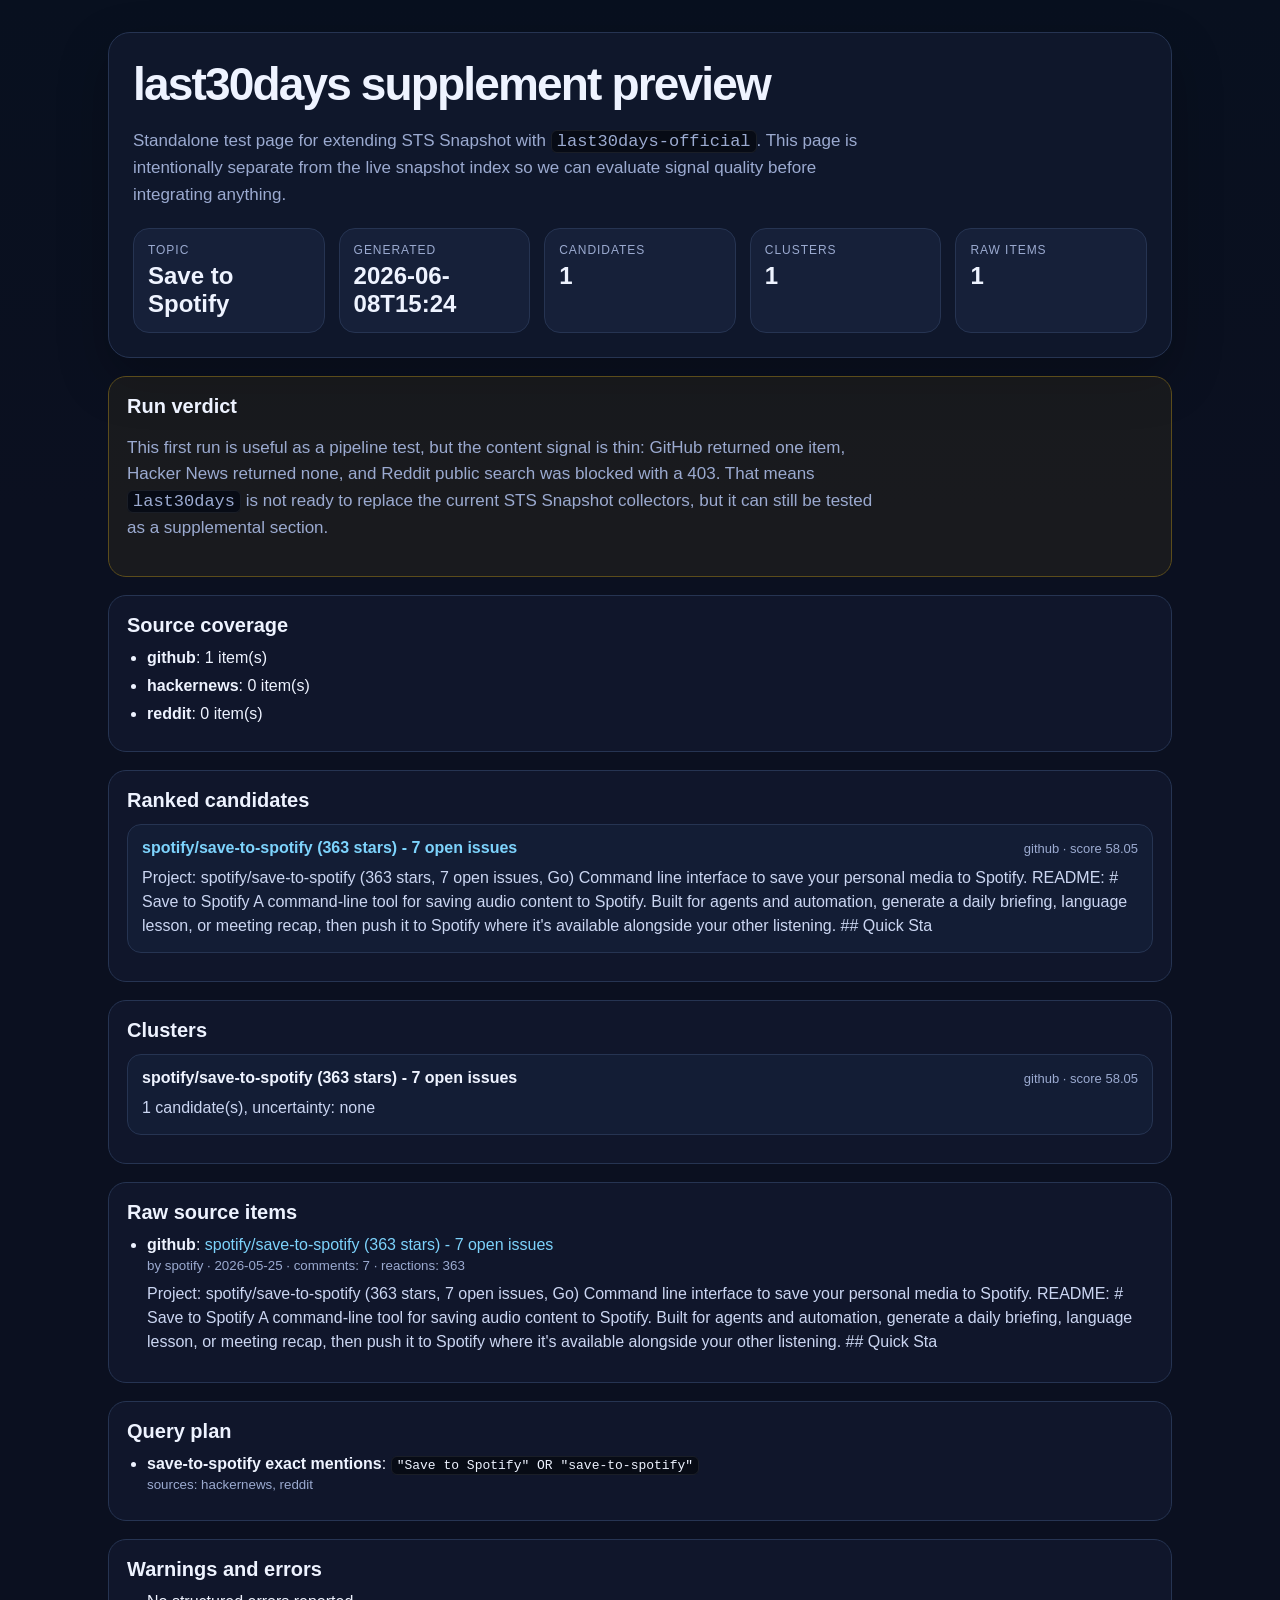
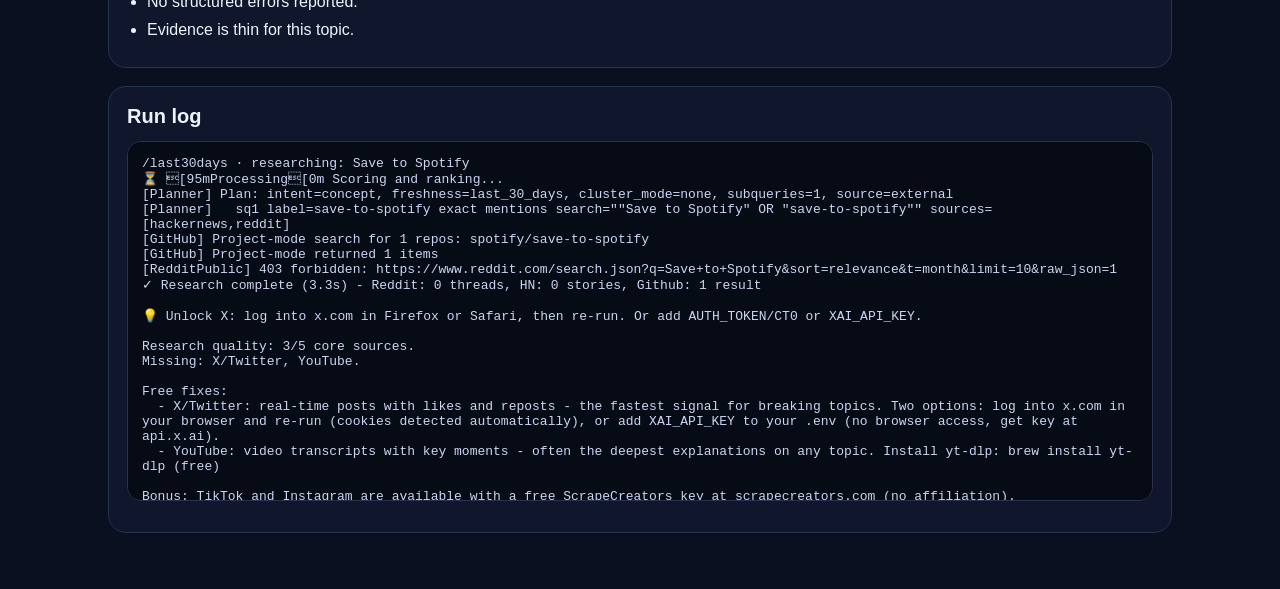
<file: last30days-preview.html>
<!doctype html>
<html lang="en">
<head>
<meta charset="utf-8">
<meta name="viewport" content="width=device-width,initial-scale=1">
<title>STS Snapshot · last30days preview</title>
<style>
:root { color-scheme: dark; --bg:#0b1020; --card:#11182d; --card2:#162039; --text:#eef3ff; --muted:#9baad0; --line:#263452; --accent:#7dd3fc; --ok:#86efac; --warn:#fde68a; --bad:#fca5a5; }
* { box-sizing:border-box; } body { margin:0; font-family:-apple-system,BlinkMacSystemFont,"Segoe UI",sans-serif; background:linear-gradient(180deg,#08101f,#0b1020 32rem); color:var(--text); }
main { max-width:1100px; margin:0 auto; padding:32px 18px 56px; }
a { color:var(--accent); text-decoration:none; } a:hover { text-decoration:underline; }
.hero { border:1px solid var(--line); background:rgba(17,24,45,.88); border-radius:22px; padding:24px; box-shadow:0 20px 50px rgba(0,0,0,.25); }
h1 { margin:0 0 8px; font-size:clamp(28px,5vw,46px); letter-spacing:-.04em; }
.lede { max-width:760px; color:var(--muted); font-size:17px; line-height:1.55; }
.grid { display:grid; gap:14px; grid-template-columns:repeat(auto-fit,minmax(170px,1fr)); margin:20px 0 0; }
.stat { background:var(--card2); border:1px solid var(--line); border-radius:16px; padding:14px; }
.stat span { display:block; color:var(--muted); font-size:12px; text-transform:uppercase; letter-spacing:.08em; }
.stat strong { display:block; font-size:24px; margin-top:5px; }
section { margin-top:18px; border:1px solid var(--line); background:rgba(17,24,45,.86); border-radius:18px; padding:18px; }
h2 { margin:0 0 12px; font-size:20px; }
ul { margin:0; padding-left:20px; } li { margin:10px 0; } small { display:block; color:var(--muted); margin-top:4px; }
.result { border:1px solid var(--line); background:rgba(22,32,57,.72); border-radius:14px; padding:14px; margin:10px 0; }
.result-top { display:flex; gap:10px; justify-content:space-between; align-items:baseline; flex-wrap:wrap; }
.result-top span { color:var(--muted); font-size:13px; }
.result p, li p { color:#cbd6f2; line-height:1.5; margin:.55rem 0 0; }
.empty { color:var(--muted); }
.notice { border-color:#5b4c1b; background:rgba(91,76,27,.18); }
pre { overflow:auto; white-space:pre-wrap; background:#070b15; border:1px solid var(--line); border-radius:14px; padding:14px; color:#cbd6f2; max-height:360px; }
code { background:#070b15; border:1px solid rgba(255,255,255,.08); border-radius:6px; padding:1px 5px; }
</style>
</head>
<body>
<main>
  <div class="hero">
    <h1>last30days supplement preview</h1>
    <p class="lede">Standalone test page for extending STS Snapshot with <code>last30days-official</code>. This page is intentionally separate from the live snapshot index so we can evaluate signal quality before integrating anything.</p>
    <div class="grid">
      <div class="stat"><span>Topic</span><strong>Save to Spotify</strong></div>
      <div class="stat"><span>Generated</span><strong>2026-06-08T15:24</strong></div>
      <div class="stat"><span>Candidates</span><strong>1</strong></div>
      <div class="stat"><span>Clusters</span><strong>1</strong></div>
      <div class="stat"><span>Raw items</span><strong>1</strong></div>
    </div>
  </div>

  <section class="notice">
    <h2>Run verdict</h2>
    <p class="lede">This first run is useful as a pipeline test, but the content signal is thin: GitHub returned one item, Hacker News returned none, and Reddit public search was blocked with a 403. That means <code>last30days</code> is not ready to replace the current STS Snapshot collectors, but it can still be tested as a supplemental section.</p>
  </section>

  <section>
    <h2>Source coverage</h2>
    <ul>
      <li><strong>github</strong>: 1 item(s)</li><li><strong>hackernews</strong>: 0 item(s)</li><li><strong>reddit</strong>: 0 item(s)</li>
    </ul>
  </section>

  <section>
    <h2>Ranked candidates</h2>
    <article class="result">
  <div class="result-top"><strong><a href="https://github.com/spotify/save-to-spotify" target="_blank" rel="noopener noreferrer">spotify/save-to-spotify (363 stars) - 7 open issues</a></strong><span>github · score 58.05</span></div>
  <p>Project: spotify/save-to-spotify (363 stars, 7 open issues, Go)
  Command line interface to save your personal media to Spotify.
  README: # Save to Spotify

A command-line tool for saving audio content to Spotify. Built for agents and automation, generate a daily briefing, language lesson, or meeting recap, then push it to Spotify where it&#x27;s available alongside your other listening.

## Quick Sta</p>
</article>
  </section>

  <section>
    <h2>Clusters</h2>
    <article class="result">
  <div class="result-top"><strong>spotify/save-to-spotify (363 stars) - 7 open issues</strong><span>github · score 58.05</span></div>
  <p>1 candidate(s), uncertainty: none</p>
</article>
  </section>

  <section>
    <h2>Raw source items</h2>
    <ul><li>
      <strong>github</strong>: <a href="https://github.com/spotify/save-to-spotify" target="_blank" rel="noopener noreferrer">spotify/save-to-spotify (363 stars) - 7 open issues</a>
      <small>by spotify · 2026-05-25 · comments: 7 · reactions: 363</small>
      <p>Project: spotify/save-to-spotify (363 stars, 7 open issues, Go)
  Command line interface to save your personal media to Spotify.
  README: # Save to Spotify

A command-line tool for saving audio content to Spotify. Built for agents and automation, generate a daily briefing, language lesson, or meeting recap, then push it to Spotify where it&#x27;s available alongside your other listening.

## Quick Sta</p>
    </li></ul>
  </section>

  <section>
    <h2>Query plan</h2>
    <ul><li><strong>save-to-spotify exact mentions</strong>: <code>&quot;Save to Spotify&quot; OR &quot;save-to-spotify&quot;</code><small>sources: hackernews, reddit</small></li></ul>
  </section>

  <section>
    <h2>Warnings and errors</h2>
    <ul>
      <li>No structured errors reported.</li>
      <li>Evidence is thin for this topic.</li>
    </ul>
  </section>

  <section>
    <h2>Run log</h2>
    <pre>/last30days · researching: Save to Spotify
⏳ [95mProcessing[0m Scoring and ranking...
[Planner] Plan: intent=concept, freshness=last_30_days, cluster_mode=none, subqueries=1, source=external
[Planner]   sq1 label=save-to-spotify exact mentions search=&quot;&quot;Save to Spotify&quot; OR &quot;save-to-spotify&quot;&quot; sources=[hackernews,reddit]
[GitHub] Project-mode search for 1 repos: spotify/save-to-spotify
[GitHub] Project-mode returned 1 items
[RedditPublic] 403 forbidden: https://www.reddit.com/search.json?q=Save+to+Spotify&amp;sort=relevance&amp;t=month&amp;limit=10&amp;raw_json=1
✓ Research complete (3.3s) - Reddit: 0 threads, HN: 0 stories, Github: 1 result

💡 Unlock X: log into x.com in Firefox or Safari, then re-run. Or add AUTH_TOKEN/CT0 or XAI_API_KEY.

Research quality: 3/5 core sources.
Missing: X/Twitter, YouTube.

Free fixes:
  - X/Twitter: real-time posts with likes and reposts - the fastest signal for breaking topics. Two options: log into x.com in your browser and re-run (cookies detected automatically), or add XAI_API_KEY to your .env (no browser access, get key at api.x.ai).
  - YouTube: video transcripts with key moments - often the deepest explanations on any topic. Install yt-dlp: brew install yt-dlp (free)

Bonus: TikTok and Instagram are available with a free ScrapeCreators key at scrapecreators.com (no affiliation).
</pre>
  </section>
</main>
</body>
</html>
</file>
<file: media-generation-skills-explorer/style.css>
:root{
  --bg:#0b1020;--panel:#121a2e;--panel2:#17213a;--text:#edf2ff;--muted:#9aa8c7;--line:#263452;
  --accent:#a78bfa;--hot:#22d3ee;--good:#34d399;--warn:#fbbf24;--shadow:0 18px 60px rgba(0,0,0,.35)
}
*{box-sizing:border-box}
html{scroll-behavior:smooth;-webkit-text-size-adjust:100%}
body{margin:0;background:radial-gradient(circle at 20% 0%,#26315c 0,#0b1020 40%,#070b15 100%);color:var(--text);font:15px/1.5 Inter,ui-sans-serif,system-ui,-apple-system,Segoe UI,sans-serif;overflow-x:hidden}
.shell{display:grid;grid-template-columns:300px 1fr;min-height:100vh}
.sidebar{position:sticky;top:0;height:100vh;padding:24px;background:rgba(8,12,24,.86);backdrop-filter:blur(18px);border-right:1px solid var(--line);overflow:auto}
.brand{display:flex;gap:12px;align-items:center;margin-bottom:24px}.moon{width:42px;height:42px;border-radius:50%;display:grid;place-items:center;flex:0 0 auto;background:linear-gradient(135deg,#8b5cf6,#22d3ee);font-size:25px;box-shadow:var(--shadow)}
h1,h2,h3,p{margin-top:0}h1{font-size:18px;margin-bottom:2px}.brand p,.section-head p,.side-note,.lede{color:var(--muted)}
nav{display:grid;gap:8px}nav a{color:var(--text);text-decoration:none;padding:10px 12px;border:1px solid transparent;border-radius:14px}nav a:hover,nav a.active{background:var(--panel2);border-color:var(--line)}
.side-note{margin-top:24px;padding:14px;border:1px solid var(--line);border-radius:16px;background:rgba(255,255,255,.03)}
main{padding:28px;max-width:1280px;width:100%}.panel{background:linear-gradient(180deg,rgba(23,33,58,.92),rgba(18,26,46,.92));border:1px solid var(--line);border-radius:28px;padding:28px;margin-bottom:24px;box-shadow:var(--shadow)}
.hero{display:grid;grid-template-columns:1.2fr .8fr;gap:28px;align-items:center;min-height:360px}.eyebrow{color:var(--hot);text-transform:uppercase;letter-spacing:.14em;font-size:12px;font-weight:800}.hero h2,.section-head h2{font-size:clamp(28px,4vw,54px);line-height:1.02;margin-bottom:14px}.section-head h2{font-size:34px}.lede{font-size:18px;max-width:720px}
.hero-actions{display:flex;flex-wrap:wrap;gap:12px;margin-top:24px}button,.button{border:0;border-radius:999px;padding:11px 16px;background:#263452;color:var(--text);cursor:pointer;font-weight:750;touch-action:manipulation}button:hover{background:#33446d}.hero-actions button:first-child,.tab.active{background:linear-gradient(135deg,#8b5cf6,#0891b2)}
.stats{display:grid;grid-template-columns:1fr 1fr;gap:14px}.stats div,.detail-card,.skill-card,.mini-card,.prompt-box{background:rgba(255,255,255,.045);border:1px solid var(--line);border-radius:20px;padding:18px}.stats b{display:block;font-size:38px}.stats span{color:var(--muted)}
.map-layout{display:grid;grid-template-columns:1.3fr .7fr;gap:20px}svg{width:100%;height:auto;background:rgba(255,255,255,.025);border:1px solid var(--line);border-radius:24px}.node{cursor:pointer}.node circle{filter:drop-shadow(0 12px 18px rgba(0,0,0,.35));transition:.2s}.node:hover circle,.node.active circle{stroke:#fff;stroke-width:4;transform:scale(1.04);transform-origin:center}.node text{fill:#fff;font-size:14px;font-weight:800;text-anchor:middle;pointer-events:none}.link{stroke:#445273;stroke-width:2;opacity:.55}.detail-card h3{font-size:24px}.pill{display:inline-flex;align-items:center;margin:4px 6px 4px 0;padding:5px 9px;border:1px solid var(--line);border-radius:999px;color:#dbeafe;background:#0e172a;font-size:12px}
.controls{display:flex;gap:10px;flex-wrap:wrap}input,select{background:#0e172a;color:var(--text);border:1px solid var(--line);border-radius:14px;padding:12px 13px;min-width:240px;max-width:100%}.grid{display:grid;grid-template-columns:repeat(auto-fill,minmax(min(260px,100%),1fr));gap:14px}.skill-card{min-width:0}.skill-card a{color:#7dd3fc;overflow-wrap:anywhere}.skill-card small{color:var(--muted);text-transform:uppercase;letter-spacing:.08em}
.flow{display:grid;grid-template-columns:repeat(auto-fit,minmax(190px,1fr));gap:12px;counter-reset:step}.flow .mini-card{position:relative}.flow .mini-card:before{counter-increment:step;content:counter(step);display:inline-grid;place-items:center;width:28px;height:28px;border-radius:50%;background:var(--accent);font-weight:900;margin-bottom:12px}.cards{display:grid;grid-template-columns:repeat(auto-fit,minmax(220px,1fr));gap:14px}.spotify-columns{display:grid;grid-template-columns:repeat(3,1fr);gap:18px}.spotify-columns ul{padding-left:20px}.spotify-columns li{margin-bottom:10px}
.code{margin-top:20px}.code summary{cursor:pointer;color:#93c5fd}.code pre,.code-pane,.research{white-space:pre-wrap;overflow:auto;max-height:620px;background:#050814;border:1px solid var(--line);border-radius:18px;padding:18px;color:#dbeafe}.tabs{display:flex;gap:10px;margin-bottom:12px}.research{max-height:760px}.highlight{background:rgba(251,191,36,.18);border-radius:4px}.hidden{display:none!important}

@media(max-width:900px){
  .shell{display:block;min-height:0}
  .sidebar{position:sticky;top:0;z-index:20;height:auto;padding:12px 14px;background:rgba(8,12,24,.94);border-right:0;border-bottom:1px solid rgba(255,255,255,.1);box-shadow:0 10px 30px rgba(0,0,0,.28)}
  .brand{margin-bottom:10px}.brand p,.side-note{display:none}.moon{width:34px;height:34px;font-size:20px}h1{font-size:16px;margin:0}
  nav{display:flex;gap:8px;overflow-x:auto;padding:2px 0 4px;scrollbar-width:none;mask-image:linear-gradient(90deg,#000 88%,transparent)}nav::-webkit-scrollbar{display:none}nav a{white-space:nowrap;flex:0 0 auto;padding:8px 11px;border-radius:999px;background:rgba(255,255,255,.035);font-size:13px}
  main{padding:14px;max-width:none}.panel{border-radius:22px;padding:20px;margin-bottom:14px}.hero,.map-layout,.spotify-columns{grid-template-columns:1fr}.hero{min-height:0;gap:18px}.section-head h2{font-size:30px}.lede{font-size:16px}.map-layout{gap:14px}
}
@media(max-width:640px){
  body{font-size:14px;background:linear-gradient(180deg,#121b37 0,#070b15 280px,#070b15 100%)}
  main{padding:10px}.panel{padding:16px;border-radius:20px;background:rgba(18,26,46,.92);box-shadow:0 10px 34px rgba(0,0,0,.26)}
  .hero{background:linear-gradient(160deg,rgba(139,92,246,.24),rgba(34,211,238,.08) 45%,rgba(18,26,46,.94));border-color:rgba(167,139,250,.35)}
  .hero h2,.section-head h2{font-size:clamp(25px,8.4vw,34px);line-height:1.08;letter-spacing:-.035em}.eyebrow{font-size:10px;letter-spacing:.12em}.lede{font-size:15px;line-height:1.45}
  .hero-actions{display:grid;grid-template-columns:1fr;gap:9px;margin-top:16px}.hero-actions button{width:100%;min-height:44px}
  .stats{grid-template-columns:repeat(2,minmax(0,1fr));gap:9px}.stats div{padding:12px;text-align:center}.stats b{font-size:28px}.stats span{display:block;font-size:12px;line-height:1.25}
  .section-head{margin-bottom:12px}.section-head p:last-child{font-size:14px;line-height:1.45}.stats div,.detail-card,.skill-card,.mini-card,.prompt-box{padding:14px;border-radius:16px}
  .controls{display:grid;grid-template-columns:1fr}.controls input,.controls select,#researchSearch{width:100%;min-width:0}.grid,.cards,.flow{grid-template-columns:1fr;gap:10px}.skill-card h3,.mini-card h3{font-size:18px;margin-bottom:6px}
  svg{border-radius:16px;max-height:280px}.node text{font-size:12px}.detail-card h3{font-size:22px}.detail-card ul{padding-left:18px}.pill{font-size:11px;padding:5px 8px}
  .tabs{overflow-x:auto}.tab{white-space:nowrap;flex:0 0 auto}.code pre,.code-pane,.research{font-size:12px;padding:12px;border-radius:14px;max-height:380px}.spotify-columns h3{margin-bottom:6px}.spotify-columns ul{padding-left:18px}
}
@media(max-width:420px){
  .sidebar{padding:10px}.brand{gap:9px}main{padding:8px}.panel{padding:14px;margin-bottom:10px}.stats{grid-template-columns:1fr 1fr}.stats b{font-size:25px}.hero h2,.section-head h2{font-size:26px}nav a{font-size:12px;padding:7px 10px}
}
</file>
<file: skill-publishing-reach/style.css>
:root{--bg:#070b16;--panel:#111a31;--panel2:#172241;--text:#f4f7ff;--muted:#a7b4d4;--line:#293958;--hot:#22d3ee;--violet:#a78bfa;--green:#34d399;--yellow:#fbbf24;--shadow:0 20px 70px rgba(0,0,0,.35)}
*{box-sizing:border-box}html{scroll-behavior:smooth}body{margin:0;background:radial-gradient(circle at 10% 0,#26345f 0,transparent 24rem),radial-gradient(circle at 90% 10%,#3a235f 0,transparent 28rem),var(--bg);color:var(--text);font:15px/1.55 Inter,ui-sans-serif,system-ui,-apple-system,Segoe UI,sans-serif}a{color:#7dd3fc}code{background:#071023;border:1px solid var(--line);border-radius:7px;padding:.12rem .35rem;color:#dbeafe}pre{white-space:pre-wrap;overflow:auto;background:#050814;border:1px solid var(--line);border-radius:16px;padding:16px;color:#dbeafe}nav{display:flex;gap:10px;flex-wrap:wrap;margin-bottom:44px}nav a{text-decoration:none;color:var(--text);border:1px solid rgba(255,255,255,.12);background:rgba(255,255,255,.05);border-radius:999px;padding:9px 13px}.hero,main{max-width:1180px;margin:auto}.hero{padding:42px 22px 24px}.eyebrow{color:var(--hot);text-transform:uppercase;letter-spacing:.14em;font-weight:850;font-size:12px;margin:0 0 10px}h1,h2,h3,p{margin-top:0}h1{font-size:clamp(42px,8vw,82px);letter-spacing:-.07em;line-height:.92;margin-bottom:18px;max-width:980px}h2{font-size:clamp(28px,4vw,44px);letter-spacing:-.045em;line-height:1.02;margin-bottom:14px}.lede{font-size:20px;color:var(--muted);max-width:820px}.hero-grid{display:grid;grid-template-columns:repeat(3,1fr);gap:14px;margin-top:34px}.hero-grid div,.panel,.card,.priority-list article,.timeline article{background:linear-gradient(180deg,rgba(23,34,65,.9),rgba(17,26,49,.92));border:1px solid var(--line);border-radius:24px;box-shadow:var(--shadow)}.hero-grid div{padding:18px}.hero-grid b{display:block;font-size:42px}.hero-grid span{display:block;font-weight:850;margin-bottom:8px}.hero-grid p{color:var(--muted);margin:0}main{padding:0 22px 42px}.panel{padding:28px;margin:18px 0}.verdict{border-color:rgba(167,139,250,.45);background:linear-gradient(160deg,rgba(139,92,246,.22),rgba(34,211,238,.07),rgba(17,26,49,.96))}.priority-list{display:grid;grid-template-columns:repeat(3,1fr);gap:12px;margin-top:20px}.priority-list article{padding:18px;box-shadow:none}.priority-list span,.timeline span{color:var(--green);font-weight:900;letter-spacing:.08em;font-size:12px}.cards{display:grid;grid-template-columns:repeat(3,1fr);gap:14px}.card{padding:20px;box-shadow:none}.card.high{border-color:rgba(52,211,153,.45)}.card h3{font-size:22px;margin-bottom:4px}.tag{color:var(--yellow);font-weight:750;font-size:13px}.card p,.card li,.timeline p,.priority-list p{color:var(--muted)}.card ul{padding-left:20px;margin-bottom:0}.checkgrid{display:grid;grid-template-columns:repeat(2,1fr);gap:10px}.checkgrid label{display:block;background:rgba(255,255,255,.045);border:1px solid var(--line);border-radius:16px;padding:14px}.checkgrid input{accent-color:var(--green);margin-right:8px}.timeline{display:grid;gap:12px}.timeline article{padding:18px;box-shadow:none}details{border:1px solid var(--line);background:rgba(255,255,255,.04);border-radius:16px;padding:14px;margin:10px 0}summary{cursor:pointer;font-weight:850}.sources ul{padding-left:20px}.sources li{margin-bottom:10px;color:var(--muted)}
@media(max-width:820px){.hero{padding:24px 14px 14px}main{padding:0 14px 28px}nav{margin-bottom:28px;overflow-x:auto;flex-wrap:nowrap;padding-bottom:4px}nav a{white-space:nowrap}.hero-grid,.priority-list,.cards,.checkgrid{grid-template-columns:1fr}.panel{padding:18px;border-radius:20px}.hero-grid{gap:10px;margin-top:22px}h1{font-size:42px}.lede{font-size:17px}.card{padding:16px}.hero-grid b{font-size:32px}}
.cards.compact .card p{margin-bottom:0}.note{margin-top:18px;color:var(--muted);background:rgba(255,255,255,.045);border:1px solid var(--line);border-radius:16px;padding:14px}
</file>
